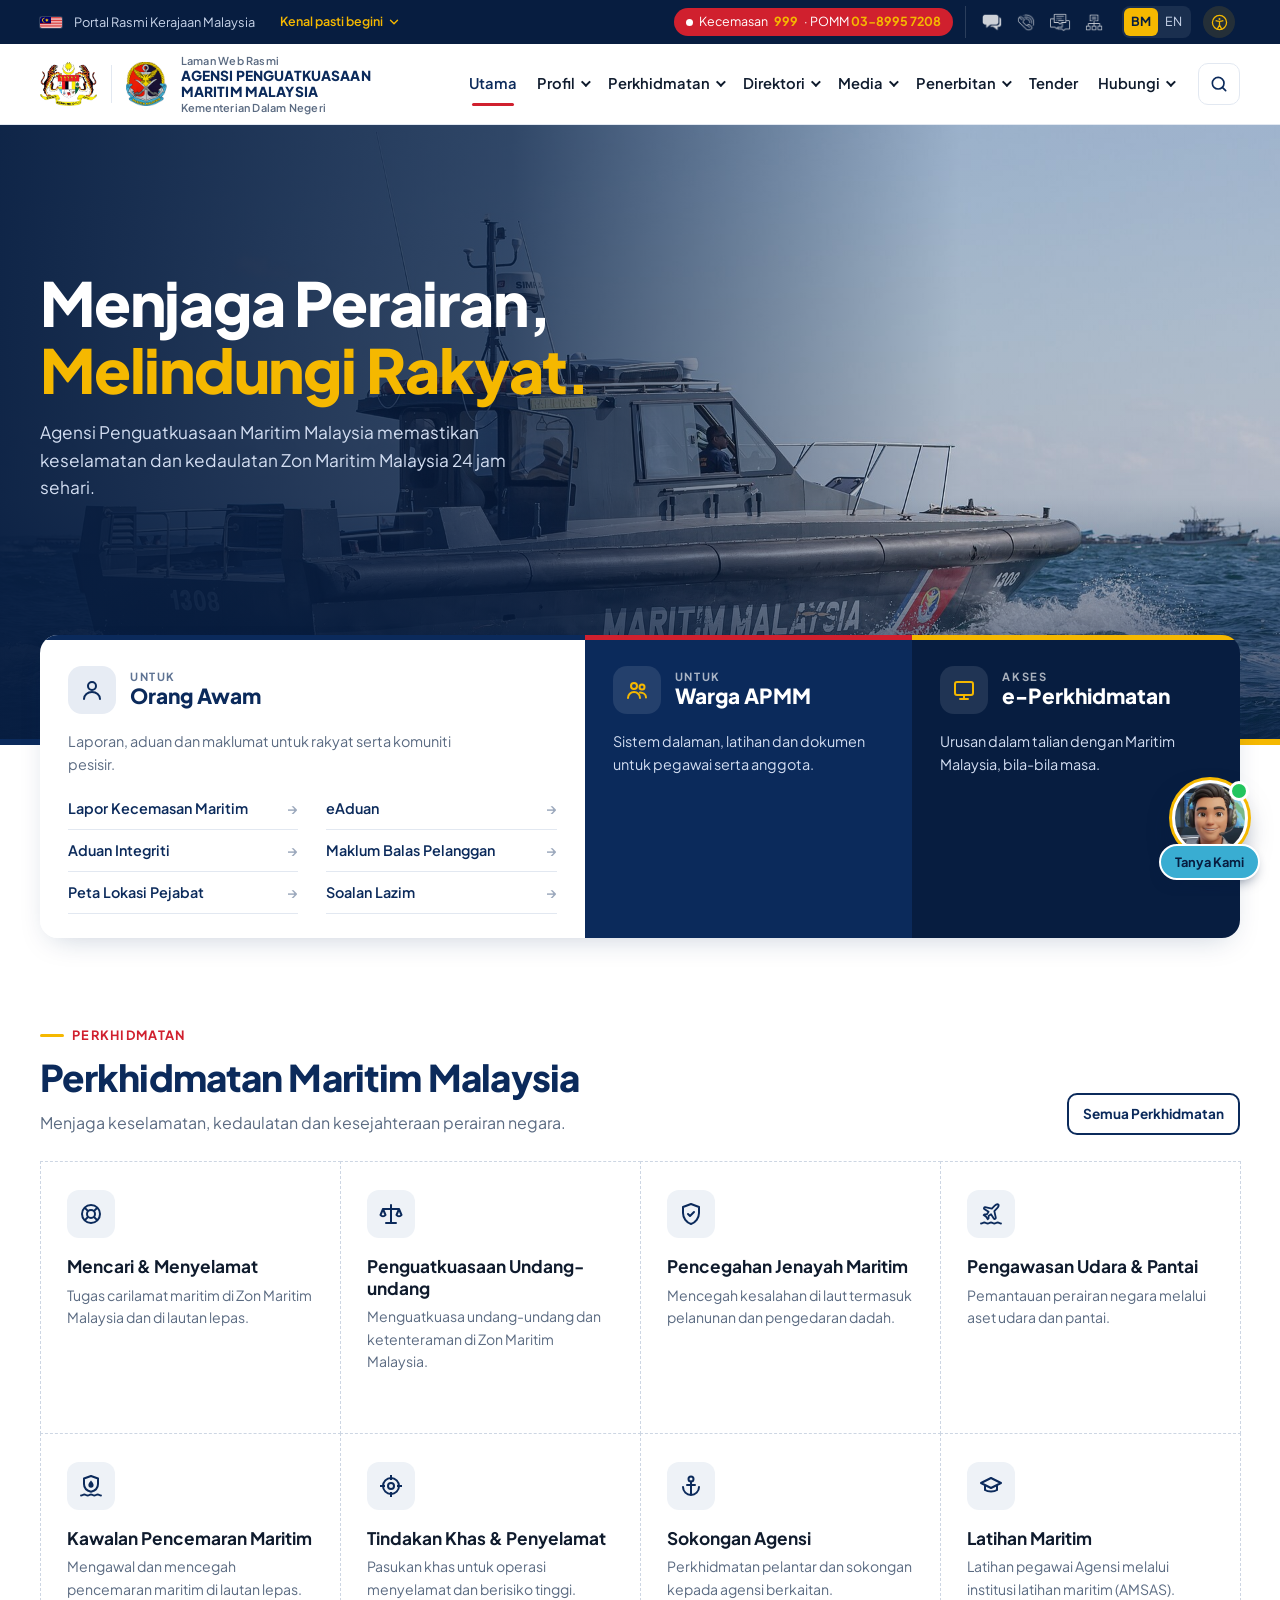
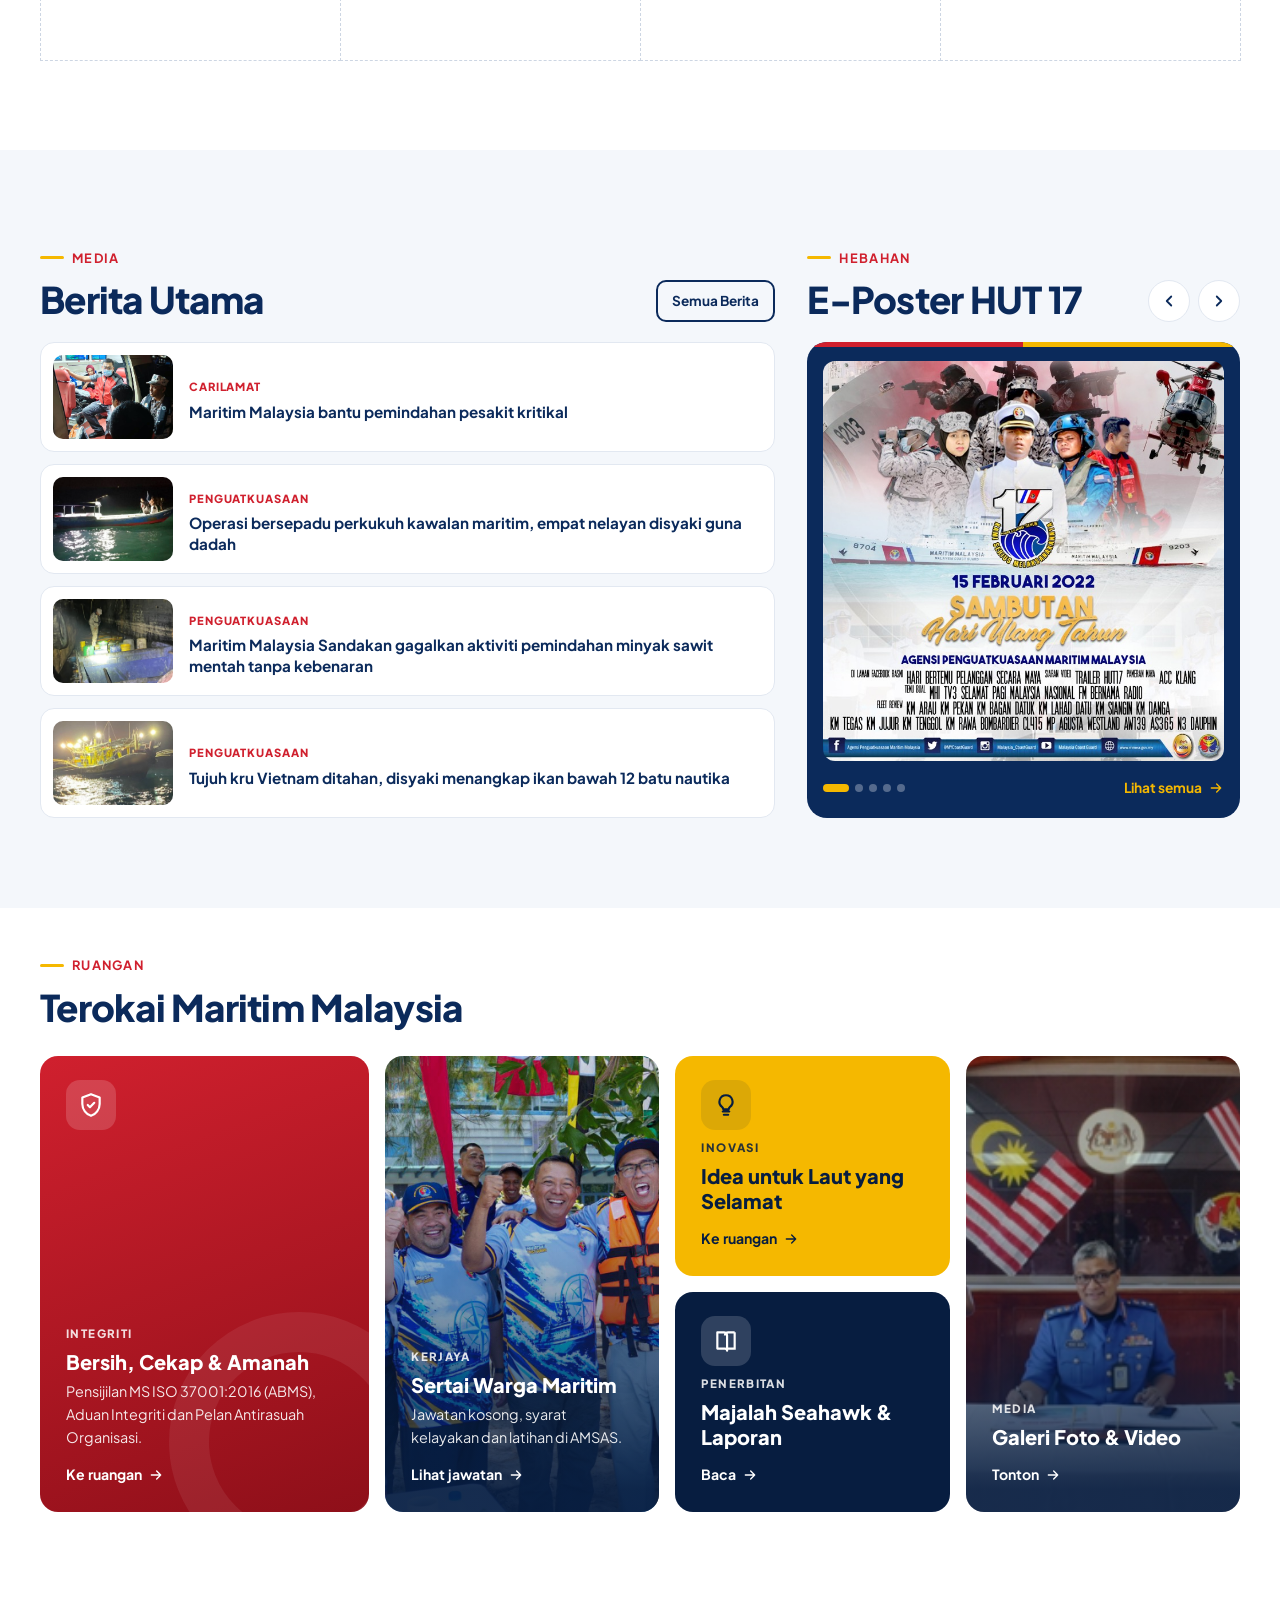
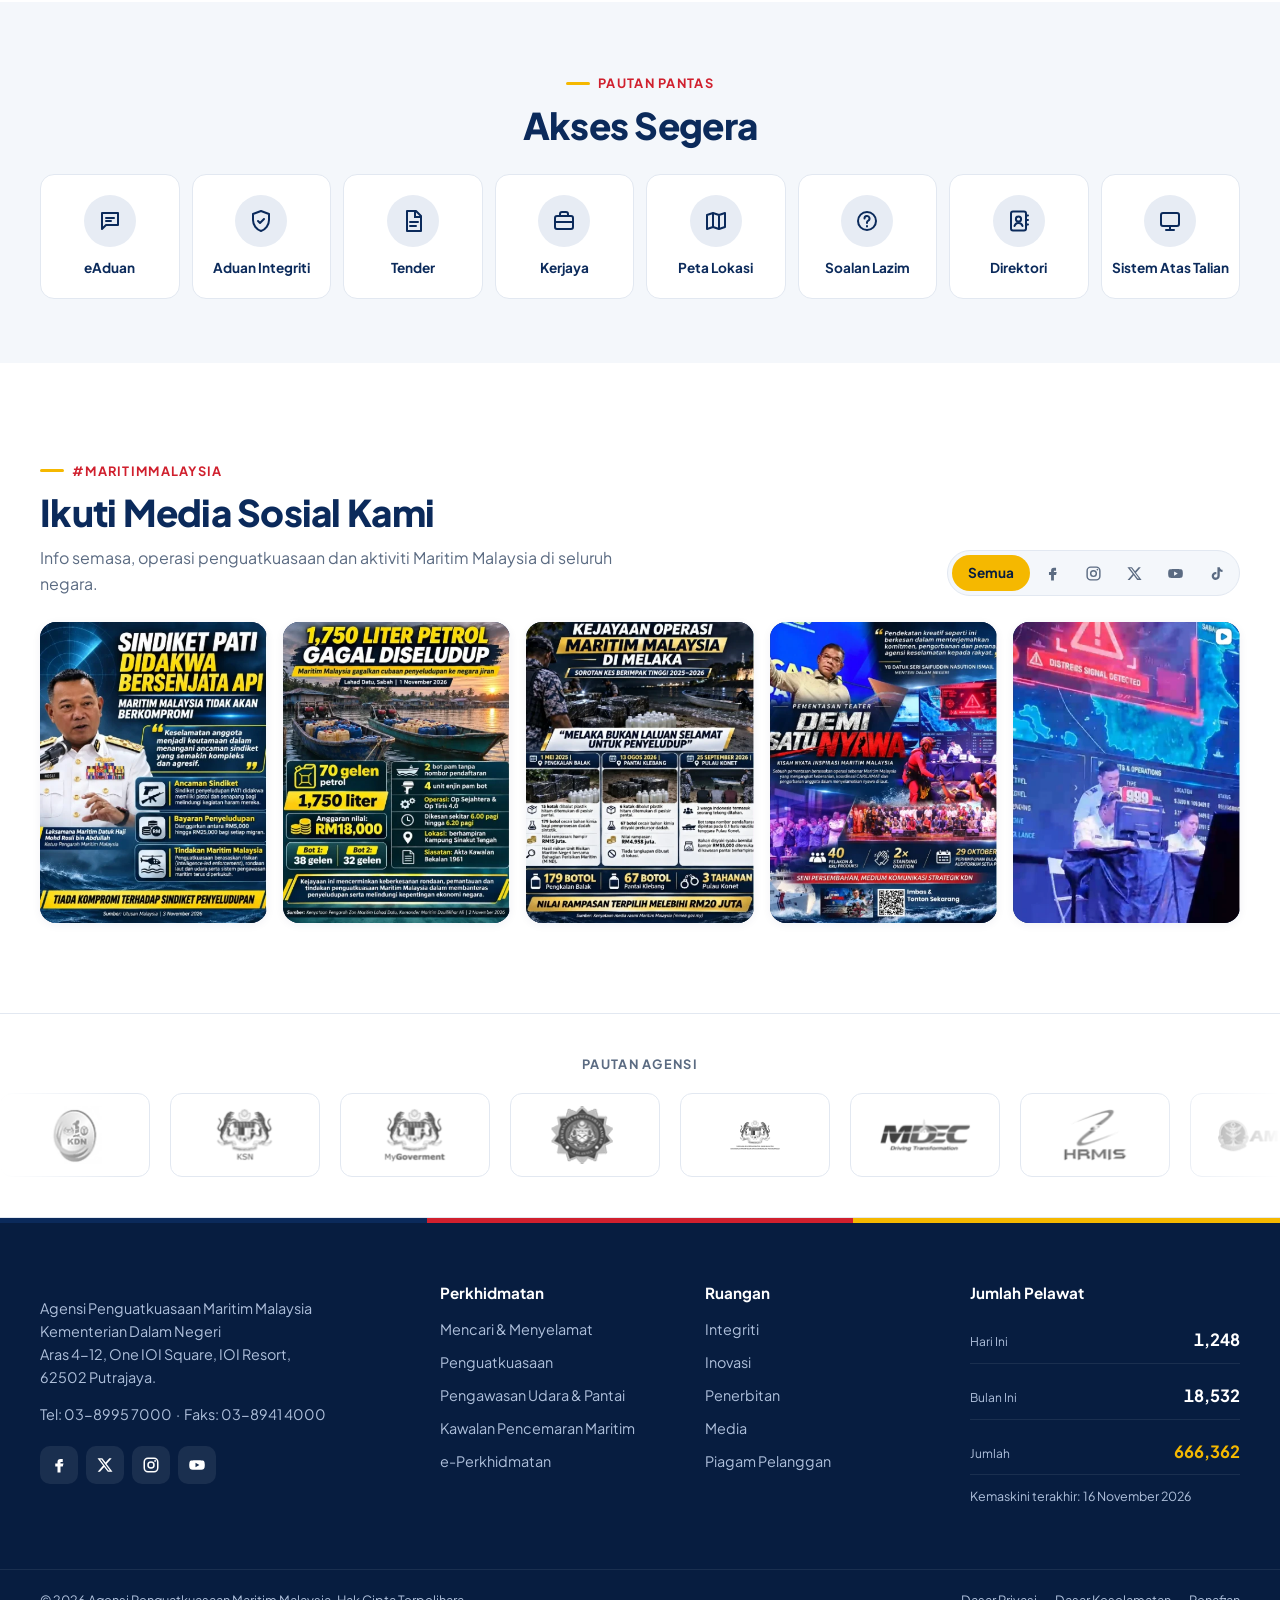
<file: index.html>
<!DOCTYPE html>
<html lang="ms">
<head>
  <meta charset="UTF-8">
  <meta name="viewport" content="width=device-width, initial-scale=1.0">
  <title>Maritim Malaysia – Laman Utama (Konsep 2.2)</title>
  <meta name="description" content="Portal Rasmi Agensi Penguatkuasaan Maritim Malaysia.">
  <link rel="preconnect" href="https://fonts.googleapis.com">
  <link rel="preconnect" href="https://fonts.gstatic.com" crossorigin>
  <link href="https://fonts.googleapis.com/css2?family=Plus+Jakarta+Sans:wght@400;500;600;700;800&display=swap" rel="stylesheet">
  <!-- style.css = asas (warna, butang, menu, footer); style-v2.css = seksyen konsep 2 -->
  <link rel="stylesheet" href="assets/css/style.css">
  <link rel="stylesheet" href="assets/css/style-v2.css">
  <link rel="stylesheet" href="assets/css/style-v2-1.css">
  <link rel="stylesheet" href="assets/css/style-v2-2.css">
  <link rel="stylesheet" href="assets/css/chatbot.css">
</head>
<body class="v2 v2-1 v2-2">

<!-- ============ IKON (SVG SPRITE) ============ -->
<svg width="0" height="0" style="position:absolute" aria-hidden="true">
  <defs>
    <symbol id="i-phone" viewBox="0 0 24 24"><path fill="currentColor" d="M6.6 10.8a15.1 15.1 0 0 0 6.6 6.6l2.2-2.2a1 1 0 0 1 1-.25 11.4 11.4 0 0 0 3.6.57 1 1 0 0 1 1 1V20a1 1 0 0 1-1 1A17 17 0 0 1 3 4a1 1 0 0 1 1-1h3.5a1 1 0 0 1 1 1c0 1.25.2 2.45.57 3.57a1 1 0 0 1-.25 1z"/></symbol>
    <symbol id="i-search" viewBox="0 0 24 24"><circle cx="11" cy="11" r="7" fill="none" stroke="currentColor" stroke-width="2"/><path d="m20 20-4-4" stroke="currentColor" stroke-width="2" stroke-linecap="round"/></symbol>
    <symbol id="i-alert" viewBox="0 0 24 24"><path d="M12 3 2 21h20zM12 10v4m0 3v.5" fill="none" stroke="currentColor" stroke-width="2" stroke-linecap="round" stroke-linejoin="round"/></symbol>
    <symbol id="i-chat" viewBox="0 0 24 24"><path d="M4 4h16v12H8l-4 4z" fill="none" stroke="currentColor" stroke-width="2" stroke-linejoin="round"/><path d="M8 9h8M8 12h5" stroke="currentColor" stroke-width="2" stroke-linecap="round"/></symbol>
    <symbol id="i-shield" viewBox="0 0 24 24"><path d="M12 2 4 5v6c0 5 3.5 9.5 8 11 4.5-1.5 8-6 8-11V5z" fill="none" stroke="currentColor" stroke-width="2" stroke-linejoin="round"/><path d="m9 12 2 2 4-4" fill="none" stroke="currentColor" stroke-width="2" stroke-linecap="round" stroke-linejoin="round"/></symbol>
    <symbol id="i-star" viewBox="0 0 24 24"><path d="m12 3 2.7 5.6 6.1.8-4.5 4.3 1.1 6.1L12 17l-5.4 2.8 1.1-6.1L3.2 9.4l6.1-.8z" fill="none" stroke="currentColor" stroke-width="2" stroke-linejoin="round"/></symbol>
    <symbol id="i-pin" viewBox="0 0 24 24"><path d="M12 22s7-6.5 7-12a7 7 0 0 0-14 0c0 5.5 7 12 7 12z" fill="none" stroke="currentColor" stroke-width="2"/><circle cx="12" cy="10" r="2.5" fill="none" stroke="currentColor" stroke-width="2"/></symbol>
    <symbol id="i-help" viewBox="0 0 24 24"><circle cx="12" cy="12" r="9" fill="none" stroke="currentColor" stroke-width="2"/><path d="M9.5 9.5a2.5 2.5 0 1 1 3.5 2.3c-.6.3-1 .9-1 1.6V14m0 3v.5" fill="none" stroke="currentColor" stroke-width="2" stroke-linecap="round"/></symbol>
    <symbol id="i-mail" viewBox="0 0 24 24"><rect x="3" y="5" width="18" height="14" rx="2" fill="none" stroke="currentColor" stroke-width="2"/><path d="m3 7 9 6 9-6" fill="none" stroke="currentColor" stroke-width="2"/></symbol>
    <symbol id="i-user" viewBox="0 0 24 24"><circle cx="12" cy="8" r="4" fill="none" stroke="currentColor" stroke-width="2"/><path d="M4 21c0-4 3.6-7 8-7s8 3 8 7" fill="none" stroke="currentColor" stroke-width="2" stroke-linecap="round"/></symbol>
    <symbol id="i-users" viewBox="0 0 24 24"><circle cx="9" cy="8" r="3" fill="none" stroke="currentColor" stroke-width="2"/><circle cx="17" cy="9" r="2.5" fill="none" stroke="currentColor" stroke-width="2"/><path d="M3 20c0-3.3 2.7-6 6-6s6 2.7 6 6M15 14.5c3 0 6 1.8 6 5" fill="none" stroke="currentColor" stroke-width="2" stroke-linecap="round"/></symbol>
    <symbol id="i-monitor" viewBox="0 0 24 24"><rect x="3" y="4" width="18" height="13" rx="2" fill="none" stroke="currentColor" stroke-width="2"/><path d="M8 21h8M12 17v4" stroke="currentColor" stroke-width="2" stroke-linecap="round"/></symbol>
    <symbol id="i-mobile" viewBox="0 0 24 24"><rect x="6" y="2" width="12" height="20" rx="2" fill="none" stroke="currentColor" stroke-width="2"/><path d="M11 18h2" stroke="currentColor" stroke-width="2" stroke-linecap="round"/></symbol>
    <symbol id="i-brief" viewBox="0 0 24 24"><rect x="3" y="7" width="18" height="13" rx="2" fill="none" stroke="currentColor" stroke-width="2"/><path d="M8 7V5a2 2 0 0 1 2-2h4a2 2 0 0 1 2 2v2M3 13h18" fill="none" stroke="currentColor" stroke-width="2"/></symbol>
    <symbol id="i-doc" viewBox="0 0 24 24"><path d="M6 2h9l5 5v15H6z" fill="none" stroke="currentColor" stroke-width="2" stroke-linejoin="round"/><path d="M14 2v6h6M9 13h8M9 17h6" fill="none" stroke="currentColor" stroke-width="2" stroke-linecap="round"/></symbol>
    <symbol id="i-book" viewBox="0 0 24 24"><path d="M4 4h6a3 3 0 0 1 3 3v14a2 2 0 0 0-2-2H4zM20 4h-6a3 3 0 0 0-3 3" fill="none" stroke="currentColor" stroke-width="2" stroke-linejoin="round"/><path d="M20 4v15h-7" fill="none" stroke="currentColor" stroke-width="2"/></symbol>
    <symbol id="i-bulb" viewBox="0 0 24 24"><path d="M9 18h6M10 21h4M12 3a6 6 0 0 0-3.5 10.9c.6.5 1 1.2 1 2.1h5c0-.9.4-1.6 1-2.1A6 6 0 0 0 12 3z" fill="none" stroke="currentColor" stroke-width="2" stroke-linejoin="round" stroke-linecap="round"/></symbol>
    <symbol id="i-camera" viewBox="0 0 24 24"><path d="M4 7h3l2-3h6l2 3h3v13H4z" fill="none" stroke="currentColor" stroke-width="2" stroke-linejoin="round"/><circle cx="12" cy="13" r="3.5" fill="none" stroke="currentColor" stroke-width="2"/></symbol>
    <symbol id="i-cap" viewBox="0 0 24 24"><path d="m2 9 10-5 10 5-10 5z" fill="none" stroke="currentColor" stroke-width="2" stroke-linejoin="round"/><path d="M6 11v5c3 2 9 2 12 0v-5" fill="none" stroke="currentColor" stroke-width="2"/></symbol>
    <symbol id="i-lock" viewBox="0 0 24 24"><rect x="4" y="10" width="16" height="11" rx="2" fill="none" stroke="currentColor" stroke-width="2"/><path d="M8 10V7a4 4 0 0 1 8 0v3" fill="none" stroke="currentColor" stroke-width="2"/></symbol>
    <symbol id="i-tender" viewBox="0 0 24 24"><path d="M4 21V8l8-5 8 5v13zM9 21v-6h6v6" fill="none" stroke="currentColor" stroke-width="2" stroke-linejoin="round"/></symbol>
    <symbol id="i-map" viewBox="0 0 24 24"><path d="M9 4 3 6v14l6-2 6 2 6-2V4l-6 2zM9 4v14M15 6v14" fill="none" stroke="currentColor" stroke-width="2" stroke-linejoin="round"/></symbol>
    <symbol id="i-grid" viewBox="0 0 24 24"><rect x="3" y="3" width="7" height="7" rx="1.5" fill="none" stroke="currentColor" stroke-width="2"/><rect x="14" y="3" width="7" height="7" rx="1.5" fill="none" stroke="currentColor" stroke-width="2"/><rect x="3" y="14" width="7" height="7" rx="1.5" fill="none" stroke="currentColor" stroke-width="2"/><rect x="14" y="14" width="7" height="7" rx="1.5" fill="none" stroke="currentColor" stroke-width="2"/></symbol>
    <symbol id="i-arrow" viewBox="0 0 24 24"><path d="M5 12h14m-6-6 6 6-6 6" fill="none" stroke="currentColor" stroke-width="2" stroke-linecap="round" stroke-linejoin="round"/></symbol>
    <symbol id="i-left" viewBox="0 0 24 24"><path d="m15 6-6 6 6 6" fill="none" stroke="currentColor" stroke-width="2.4" stroke-linecap="round" stroke-linejoin="round"/></symbol>
    <symbol id="i-right" viewBox="0 0 24 24"><path d="m9 6 6 6-6 6" fill="none" stroke="currentColor" stroke-width="2.4" stroke-linecap="round" stroke-linejoin="round"/></symbol>
    <symbol id="i-lifebuoy" viewBox="0 0 24 24"><circle cx="12" cy="12" r="9" fill="none" stroke="currentColor" stroke-width="2"/><circle cx="12" cy="12" r="4" fill="none" stroke="currentColor" stroke-width="2"/><path d="m5.6 5.6 3.6 3.6m5.6 5.6 3.6 3.6m0-12.8-3.6 3.6m-5.6 5.6-3.6 3.6" stroke="currentColor" stroke-width="2"/></symbol>
    <symbol id="i-scale" viewBox="0 0 24 24"><path d="M12 3v18M7 21h10M4 7h16M4 7l-2.5 6a3 3 0 0 0 5 0zM20 7l-2.5 6a3 3 0 0 0 5 0z" fill="none" stroke="currentColor" stroke-width="2" stroke-linejoin="round" stroke-linecap="round"/></symbol>
    <symbol id="i-radar" viewBox="0 0 24 24"><circle cx="12" cy="12" r="9" fill="none" stroke="currentColor" stroke-width="2"/><circle cx="12" cy="12" r="5" fill="none" stroke="currentColor" stroke-width="2"/><path d="M12 12 19 5" stroke="currentColor" stroke-width="2" stroke-linecap="round"/><circle cx="12" cy="12" r="1.5" fill="currentColor"/></symbol>
    <symbol id="i-drop" viewBox="0 0 24 24"><path d="M12 3s6 6.5 6 11a6 6 0 0 1-12 0c0-4.5 6-11 6-11z" fill="none" stroke="currentColor" stroke-width="2" stroke-linejoin="round"/><path d="M3 21c2 0 2-1 4.5-1S10 21 12 21s2-1 4.5-1 2.5 1 4.5 1" fill="none" stroke="currentColor" stroke-width="2" stroke-linecap="round"/></symbol>
    <symbol id="i-target" viewBox="0 0 24 24"><circle cx="12" cy="12" r="8" fill="none" stroke="currentColor" stroke-width="2"/><circle cx="12" cy="12" r="3" fill="none" stroke="currentColor" stroke-width="2"/><path d="M12 1v5M12 18v5M1 12h5M18 12h5" stroke="currentColor" stroke-width="2"/></symbol>
    <symbol id="i-anchor" viewBox="0 0 24 24"><circle cx="12" cy="5" r="2.5" fill="none" stroke="currentColor" stroke-width="2"/><path d="M12 7.5V21M8 11h8M4 13a8 8 0 0 0 16 0" fill="none" stroke="currentColor" stroke-width="2" stroke-linecap="round"/></symbol>
    <symbol id="i-phone-line" viewBox="0 0 24 24"><path d="M5 4h4l2 5-2.5 1.5a11 11 0 0 0 5 5L15 13l5 2v4a2 2 0 0 1-2 2A16 16 0 0 1 3 6a2 2 0 0 1 2-2" fill="none" stroke="currentColor" stroke-width="2" stroke-linejoin="round"/></symbol>
    <symbol id="i-sitemap" viewBox="0 0 24 24"><rect x="9" y="3" width="6" height="5" rx="1" fill="none" stroke="currentColor" stroke-width="2"/><rect x="3" y="16" width="6" height="5" rx="1" fill="none" stroke="currentColor" stroke-width="2"/><rect x="15" y="16" width="6" height="5" rx="1" fill="none" stroke="currentColor" stroke-width="2"/><path d="M12 8v4M6 16v-4h12v4" fill="none" stroke="currentColor" stroke-width="2"/></symbol>
    <symbol id="s-facebook" viewBox="0 0 24 24"><path fill="currentColor" d="M14 8h3V4h-3c-2.8 0-4 1.7-4 4v2H7v4h3v8h4v-8h3l1-4h-4V8.5c0-.3.2-.5.5-.5z"/></symbol>
    <symbol id="s-instagram" viewBox="0 0 24 24"><rect x="3" y="3" width="18" height="18" rx="5" fill="none" stroke="currentColor" stroke-width="2"/><circle cx="12" cy="12" r="4" fill="none" stroke="currentColor" stroke-width="2"/><circle cx="17.5" cy="6.5" r="1.2" fill="currentColor"/></symbol>
    <symbol id="s-x" viewBox="0 0 24 24"><path fill="currentColor" d="M17.8 3h3.1l-6.8 7.8L22 21h-6.2l-4.9-6.4L5.3 21H2.2l7.3-8.3L2 3h6.4l4.4 5.8zm-1.1 16.2h1.7L7.4 4.7H5.5z"/></symbol>
    <symbol id="s-youtube" viewBox="0 0 24 24"><path fill="currentColor" d="M22 8.2a3 3 0 0 0-2.1-2.1C18 5.6 12 5.6 12 5.6s-6 0-7.9.5A3 3 0 0 0 2 8.2 31 31 0 0 0 1.6 12 31 31 0 0 0 2 15.8a3 3 0 0 0 2.1 2.1c1.9.5 7.9.5 7.9.5s6 0 7.9-.5a3 3 0 0 0 2.1-2.1 31 31 0 0 0 .4-3.8 31 31 0 0 0-.4-3.8zM10 15V9l5.2 3z"/></symbol>
    <symbol id="s-tiktok" viewBox="0 0 24 24"><path fill="currentColor" d="M16.6 3c.4 2.1 1.7 3.6 3.9 3.8v3.2c-1.4.1-2.7-.3-3.9-1.1v6.3c0 3.6-2.6 5.8-5.8 5.8-3.3 0-5.6-2.5-5.6-5.6 0-3.4 2.9-6 6.6-5.5v3.3c-1.6-.4-3.3.6-3.3 2.3 0 1.3 1 2.3 2.3 2.3 1.4 0 2.5-1 2.5-2.7V3z"/></symbol>
    <symbol id="i-plane-sea" viewBox="0 0 24 24"><g transform="translate(2.2 0) scale(.82)"><path d="M17.8 19.2 16 11l3.5-3.5C21 6 21.5 4 21 3c-1-.5-3 0-4.5 1.5L13 8 4.8 6.2c-.5-.1-.9.1-1.1.5l-.3.5c-.2.5-.1 1 .3 1.3L9 12l-2 3H4l-1 1 3 2 2 3 1-1v-3l3-2 3.5 5.3c.3.4.8.5 1.3.3l.5-.2c.4-.3.6-.7.5-1.2z" fill="none" stroke="currentColor" stroke-width="2.2" stroke-linejoin="round"/></g><path d="M2 21.5c1.7 0 1.7-1 3.3-1s1.7 1 3.4 1 1.6-1 3.3-1 1.7 1 3.3 1 1.7-1 3.4-1 1.6 1 3.3 1" fill="none" stroke="currentColor" stroke-width="1.8" stroke-linecap="round"/></symbol>
    <symbol id="i-sea-shield" viewBox="0 0 24 24"><path d="M12 2 5 4.5V10c0 3.6 2.6 6.6 7 7.8 4.4-1.2 7-4.2 7-7.8V4.5z" fill="none" stroke="currentColor" stroke-width="2" stroke-linejoin="round"/><path d="M12 6.5s2.6 2.7 2.6 4.6a2.6 2.6 0 0 1-5.2 0c0-1.9 2.6-4.6 2.6-4.6z" fill="currentColor"/><path d="M2 21.5c1.7 0 1.7-1 3.3-1s1.7 1 3.4 1 1.6-1 3.3-1 1.7 1 3.3 1 1.7-1 3.4-1 1.6 1 3.3 1" fill="none" stroke="currentColor" stroke-width="1.8" stroke-linecap="round"/></symbol>
    <symbol id="i-directory" viewBox="0 0 24 24"><rect x="4" y="2.5" width="15" height="19" rx="2" fill="none" stroke="currentColor" stroke-width="2"/><circle cx="11.5" cy="10" r="2.6" fill="none" stroke="currentColor" stroke-width="2"/><path d="M7.5 17c.6-2 2.2-3 4-3s3.4 1 4 3M19 6.5h2M19 11h2M19 15.5h2" fill="none" stroke="currentColor" stroke-width="2" stroke-linecap="round"/></symbol>
  </defs>
</svg>

<div id="a11y-root">

<!-- ============ BAR ATAS + TALIAN KECEMASAN ============ -->
<div class="topbar">
  <div class="container topbar__inner">
    <div class="topbar__left">
      <img class="flag-img" src="assets/img/flag-my.svg" alt="" aria-hidden="true">
      <span class="gov-label">Portal Rasmi Kerajaan Malaysia</span>
      <button type="button" class="gov-toggle" id="govToggle" aria-expanded="false" aria-controls="govInfo">
        <span class="gov-toggle__long">Kenal pasti begini</span><span class="gov-toggle__short">Kenal pasti</span>
        <svg class="gov-toggle__chev" viewBox="0 0 24 24" aria-hidden="true"><path d="m6 9 6 6 6-6" fill="none" stroke="currentColor" stroke-width="2.4" stroke-linecap="round" stroke-linejoin="round"/></svg>
      </button>
    </div>
    <div class="topbar__right">
      <a href="#" class="sos-pill">
        <span class="sos-pill__dot" aria-hidden="true"></span>
        Kecemasan <strong>999</strong>
        <span class="sos-pill__extra">· POMM <strong>03-8995 7208</strong></span>
      </a>
      <!-- Ikon pautan pantas (tooltip muncul bila dihalakan) -->
      <nav class="tb-icons" aria-label="Pautan utiliti">
        <a href="#" class="tb-icon tb-icon--img" data-tip="Soalan Lazim" aria-label="Soalan Lazim" data-chat-open><img src="assets/img/ikon/soalan-lazim.png" alt=""></a>
        <a href="#" class="tb-icon tb-icon--img" data-tip="Hubungi" aria-label="Hubungi"><img src="assets/img/ikon/hubungi.png" alt=""></a>
        <a href="#" class="tb-icon tb-icon--img" data-tip="Maklum Balas" aria-label="Maklum Balas"><img src="assets/img/ikon/maklumbalas.png" alt=""></a>
        <a href="#" class="tb-icon tb-icon--img" data-tip="Peta Laman" aria-label="Peta Laman"><img src="assets/img/ikon/peta-laman.png" alt=""></a>
      </nav>
      <div class="lang">
        <a href="#" class="is-active">BM</a>
        <a href="#">EN</a>
      </div>
      <!-- Butang panel kebolehcapaian (accessibility/a11y.js) -->
      <button type="button" class="tb-icon tb-a11y" data-a11y-open data-tip="Alat Kebolehcapaian" aria-label="Alat Kebolehcapaian">
        <svg viewBox="0 0 24 24" fill="none" stroke="currentColor" stroke-width="1.8"><circle cx="12" cy="12" r="10"/><circle cx="12" cy="7.2" r="1.4" fill="currentColor" stroke="none"/><path d="M6.5 9.5c3.6 1.2 7.4 1.2 11 0M12 9.5v9M9 21l3-5.5 3 5.5"/></svg>
      </button>
    </div>
  </div>
  <!-- Panel "Kenal pasti begini": cara mengenal pasti portal rasmi kerajaan -->
  <div class="gov-info" id="govInfo" hidden>
    <div class="container gov-info__grid">
      <div class="gov-info__item">
        <span class="gov-info__ic"><svg viewBox="0 0 24 24" aria-hidden="true"><path d="M3 21h18M5 21V10M19 21V10M9 21V10M15 21V10M2 10l10-6 10 6z" fill="none" stroke="currentColor" stroke-width="1.8" stroke-linejoin="round" stroke-linecap="round"/></svg></span>
        <div>
          <p class="gov-info__title">Pautan portal rasmi berakhir dengan .gov.my</p>
          <p>Sekiranya anda melihat pautan selain <strong>.gov.my</strong>, segera tutup halaman tersebut walaupun ia menyerupai portal rasmi.</p>
        </div>
      </div>
      <div class="gov-info__item">
        <span class="gov-info__ic"><svg viewBox="0 0 24 24" aria-hidden="true"><rect x="5" y="11" width="14" height="10" rx="2" fill="none" stroke="currentColor" stroke-width="1.8"/><path d="M8 11V8a4 4 0 0 1 8 0v3" fill="none" stroke="currentColor" stroke-width="1.8"/><circle cx="12" cy="16" r="1.4" fill="currentColor"/></svg></span>
        <div>
          <p class="gov-info__title">Portal yang selamat menggunakan HTTPS</p>
          <p>Periksa ikon kunci mangga atau <strong>https://</strong> di hadapan pautan. Sekiranya tiada, tinggalkan laman sesawang tersebut serta-merta.</p>
        </div>
      </div>
    </div>
  </div>
</div>

<!-- ============ HEADER & MENU ============ -->
<header class="header" id="header">
  <div class="container header__inner">
    <a href="#" class="brand brand--jata">
      <!-- Jata Negara + lambang Maritim Malaysia -->
      <img class="brand__jata" src="assets/img/jata.png" alt="Jata Negara">
      <span class="brand__divider" aria-hidden="true"></span>
      <!-- Bekas memotong ruang kosong lutsinar di sekeliling lambang supaya jarak garisan seimbang -->
      <span class="brand__crestbox"><img src="assets/img/logo-mobile.png" alt="Lambang Maritim Malaysia"></span>
      <span class="brand__text brand__text--official">
        <small class="brand__pre">Laman Web Rasmi</small>
        <strong>Agensi Penguatkuasaan Maritim Malaysia</strong>
        <small class="brand__post">Kementerian Dalam Negeri</small>
      </span>
    </a>

    <nav class="nav" id="nav" aria-label="Menu utama">
      <div class="nav__head">
        <strong>Menu</strong>
        <button type="button" class="nav__close" id="navClose" aria-label="Tutup menu">&times;</button>
      </div>
      <ul class="menu">
        <li class="menu__item"><a href="#" class="menu__link is-current">Utama</a></li>

        <li class="menu__item has-sub">
          <a href="#" class="menu__link">Profil <i class="caret"></i></a>
          <ul class="submenu">
            <li><a href="#">Perutusan Ketua Pengarah</a></li>
            <li><a href="#">Latar Belakang APMM</a></li>
            <li><a href="visi-misi.html">Visi &amp; Misi</a></li>
            <li><a href="#">Fungsi</a></li>
            <li><a href="#">Misi Perkhidmatan Pelanggan</a></li>
            <li><a href="#">Carta Organisasi</a></li>
            <li><a href="#">Logo &amp; Reka Bentuk</a></li>
            <li><a href="#">Piagam Pelanggan</a></li>
            <li><a href="#">Ketua Pegawai Maklumat</a></li>
          </ul>
        </li>

        <!-- MEGA MENU PERKHIDMATAN -->
        <li class="menu__item has-sub has-mega">
          <a href="#" class="menu__link">Perkhidmatan <i class="caret"></i></a>
          <div class="submenu mega">
            <div class="mega__col">
              <h6>Keselamatan di Laut</h6>
              <ul>
                <li><a href="#">Mencari &amp; Menyelamat</a></li>
                <li><a href="#">Kawalan Pencemaran Maritim</a></li>
                <li><a href="#">Tindakan Khas &amp; Penyelamat</a></li>
              </ul>
            </div>
            <div class="mega__col">
              <h6>Penguatkuasaan</h6>
              <ul>
                <li><a href="#">Penguatkuasaan Undang-undang</a></li>
                <li><a href="#">Pengawasan Udara &amp; Pantai</a></li>
                <li><a href="#">Pencegahan Jenayah Maritim</a></li>
              </ul>
            </div>
            <div class="mega__col">
              <h6>e-Perkhidmatan</h6>
              <ul>
                <li><a href="#">Sistem Atas Talian</a></li>
                <li><a href="#">eAduan</a></li>
                <li><a href="#">Aplikasi Mudah Alih</a></li>
                <li><a href="#">Tender &amp; Sebut Harga</a></li>
              </ul>
            </div>
            <div class="mega__col mega__col--promo mega__col--photo">
              <span class="badge badge--red">24 Jam</span>
              <h5>Pusat Operasi Maritim</h5>
              <p>03-8995 7208 · 019-261 1833</p>
              <a href="#" class="btn btn--yellow btn--sm">Kecemasan 999</a>
            </div>
          </div>
        </li>

        <li class="menu__item has-sub">
          <a href="#" class="menu__link">Direktori <i class="caret"></i></a>
          <ul class="submenu submenu--2col">
            <li><a href="#">Ibu Pejabat</a></li>
            <li><a href="#">Maritim Negeri Kedah/Perlis</a></li>
            <li><a href="#">Maritim Negeri Pulau Pinang</a></li>
            <li><a href="#">Maritim Negeri Perak</a></li>
            <li><a href="#">Maritim Negeri Selangor</a></li>
            <li><a href="#">Maritim Negeri Melaka &amp; N. Sembilan</a></li>
            <li><a href="#">Maritim Negeri Johor</a></li>
            <li><a href="#">Maritim Negeri Pahang</a></li>
            <li><a href="#">Maritim Negeri Terengganu</a></li>
            <li><a href="#">Maritim Negeri Kelantan</a></li>
            <li><a href="#">Maritim Negeri Sabah</a></li>
            <li><a href="#">Maritim Negeri Sarawak</a></li>
          </ul>
        </li>

        <li class="menu__item has-sub">
          <a href="#" class="menu__link">Media <i class="caret"></i></a>
          <ul class="submenu">
            <li><a href="#">Berita Utama</a></li>
            <li><a href="#">Siaran Media</a></li>
            <li><a href="#">Aktiviti APMM</a></li>
            <li><a href="#">Galeri Foto</a></li>
            <li><a href="#">Galeri Video</a></li>
          </ul>
        </li>

        <li class="menu__item has-sub">
          <a href="#" class="menu__link">Penerbitan <i class="caret"></i></a>
          <ul class="submenu">
            <li><a href="#">Majalah Seahawk</a></li>
            <li><a href="#">Laporan Tahunan</a></li>
            <li><a href="#">Pelan Strategik</a></li>
            <li><a href="#">e-Poster &amp; Infografik</a></li>
          </ul>
        </li>

        <li class="menu__item"><a href="#" class="menu__link">Tender</a></li>

        <li class="menu__item has-sub">
          <a href="#" class="menu__link">Hubungi <i class="caret"></i></a>
          <ul class="submenu submenu--right">
            <li><a href="#">Alamat | Telefon | Faks</a></li>
            <li><a href="#">Peta Lokasi Maritim Malaysia</a></li>
            <li><a href="#">eAduan</a></li>
            <li><a href="#">Maklum Balas Pelanggan</a></li>
            <li><a href="#">Soalan Lazim</a></li>
          </ul>
        </li>
      </ul>
    </nav>

    <div class="header__actions">
      <button type="button" class="icon-btn" aria-label="Carian"><svg width="20" height="20"><use href="#i-search"/></svg></button>
      <button type="button" class="icon-btn burger" id="navOpen" aria-label="Buka menu"><span></span><span></span><span></span></button>
    </div>
  </div>
</header>
<div class="overlay" id="overlay"></div>

<main>
<!-- ============ BANNER FOTO ============ -->
<!-- Foto: "Semporna Sabah Ship-Halilintar-8-01" oleh CEphoto, Uwe Aranas (CC BY-SA 3.0, Wikimedia Commons). Tukar dengan foto rasmi APMM. -->
<section class="banner">
  <div class="banner__media" aria-hidden="true" data-a11y-bg></div>
  <div class="container banner__inner">
    <h1>Menjaga Perairan,<br><span class="hl">Melindungi Rakyat.</span></h1>
    <p>Agensi Penguatkuasaan Maritim Malaysia memastikan keselamatan dan kedaulatan Zon Maritim Malaysia 24 jam sehari.</p>
  </div>
</section>

<!-- ============ AKSES IKUT PENGGUNA (PERSONALISASI) ============ -->
<!-- Panel yang dibuka akan diingati untuk lawatan seterusnya -->
<section class="audience" aria-label="Akses mengikut pengguna">
  <div class="container">
    <div class="aud" id="aud">

      <article class="aud__panel aud--awam is-open" data-aud="awam">
        <button type="button" class="aud__head" aria-expanded="true">
          <span class="aud__ic"><svg><use href="#i-user"/></svg></span>
          <span class="aud__title"><small>Untuk</small>Orang Awam</span>
          <span class="aud__plus" aria-hidden="true"></span>
        </button>
        <div class="aud__body">
          <p>Laporan, aduan dan maklumat untuk rakyat serta komuniti pesisir.</p>
          <ul class="aud__links">
            <li><a href="#">Lapor Kecemasan Maritim</a></li>
            <li><a href="#">eAduan</a></li>
            <li><a href="#">Aduan Integriti</a></li>
            <li><a href="#">Maklum Balas Pelanggan</a></li>
            <li><a href="#">Peta Lokasi Pejabat</a></li>
            <li><a href="#">Soalan Lazim</a></li>
          </ul>
        </div>
      </article>

      <article class="aud__panel aud--warga" data-aud="warga">
        <button type="button" class="aud__head" aria-expanded="false">
          <span class="aud__ic"><svg><use href="#i-users"/></svg></span>
          <span class="aud__title"><small>Untuk</small>Warga APMM</span>
          <span class="aud__plus" aria-hidden="true"></span>
        </button>
        <div class="aud__body">
          <p>Sistem dalaman, latihan dan dokumen untuk pegawai serta anggota.</p>
          <ul class="aud__links">
            <li><a href="#">Portal Warga</a></li>
            <li><a href="#">Webmail</a></li>
            <li><a href="#">HRMIS</a></li>
            <li><a href="#">Latihan AMSAS</a></li>
            <li><a href="#">Majalah Seahawk</a></li>
            <li><a href="#">Pekeliling &amp; Arahan</a></li>
          </ul>
        </div>
      </article>

      <article class="aud__panel aud--eperk" data-aud="eperkhidmatan">
        <button type="button" class="aud__head" aria-expanded="false">
          <span class="aud__ic"><svg><use href="#i-monitor"/></svg></span>
          <span class="aud__title"><small>Akses</small>e-Perkhidmatan</span>
          <span class="aud__plus" aria-hidden="true"></span>
        </button>
        <div class="aud__body">
          <p>Urusan dalam talian dengan Maritim Malaysia, bila-bila masa.</p>
          <ul class="aud__links">
            <li><a href="#">Sistem Atas Talian</a></li>
            <li><a href="#">Aplikasi Mudah Alih</a></li>
            <li><a href="#">Tender &amp; Sebut Harga</a></li>
            <li><a href="#">Permohonan Kerjaya</a></li>
            <li><a href="#">Galeri Multimedia</a></li>
            <li><a href="#">Semua Sistem</a></li>
          </ul>
        </div>
      </article>

    </div>
  </div>
</section>

<!-- ============ PERKHIDMATAN ============ -->
<!-- Kandungan berdasarkan halaman Fungsi APMM: mmea.gov.my/index.php/en/mengenai-kami-2/fungsi -->
<section class="section svc3" id="perkhidmatan">
  <div class="container">
    <div class="section__head">
      <div>
        <span class="kicker">Perkhidmatan</span>
        <h2>Perkhidmatan Maritim Malaysia</h2>
        <p>Menjaga keselamatan, kedaulatan dan kesejahteraan perairan negara.</p>
      </div>
      <a href="#" class="btn btn--outline btn--sm">Semua Perkhidmatan</a>
    </div>
    <div class="svc3__grid">
      <a href="#" class="svc3__card">
        <span class="svc3__ic"><svg><use href="#i-lifebuoy"/></svg></span>
        <h3>Mencari &amp; Menyelamat</h3>
        <p>Tugas carilamat maritim di Zon Maritim Malaysia dan di lautan lepas.</p>
        <span class="svc3__go">Layari <svg><use href="#i-arrow"/></svg></span>
      </a>
      <a href="#" class="svc3__card">
        <span class="svc3__ic"><svg><use href="#i-scale"/></svg></span>
        <h3>Penguatkuasaan Undang-undang</h3>
        <p>Menguatkuasa undang-undang dan ketenteraman di Zon Maritim Malaysia.</p>
        <span class="svc3__go">Layari <svg><use href="#i-arrow"/></svg></span>
      </a>
      <a href="#" class="svc3__card">
        <span class="svc3__ic"><svg><use href="#i-shield"/></svg></span>
        <h3>Pencegahan Jenayah Maritim</h3>
        <p>Mencegah kesalahan di laut termasuk pelanunan dan pengedaran dadah.</p>
        <span class="svc3__go">Layari <svg><use href="#i-arrow"/></svg></span>
      </a>
      <a href="#" class="svc3__card">
        <span class="svc3__ic"><svg><use href="#i-plane-sea"/></svg></span>
        <h3>Pengawasan Udara &amp; Pantai</h3>
        <p>Pemantauan perairan negara melalui aset udara dan pantai.</p>
        <span class="svc3__go">Layari <svg><use href="#i-arrow"/></svg></span>
      </a>
      <a href="#" class="svc3__card">
        <span class="svc3__ic"><svg><use href="#i-sea-shield"/></svg></span>
        <h3>Kawalan Pencemaran Maritim</h3>
        <p>Mengawal dan mencegah pencemaran maritim di lautan lepas.</p>
        <span class="svc3__go">Layari <svg><use href="#i-arrow"/></svg></span>
      </a>
      <a href="#" class="svc3__card">
        <span class="svc3__ic"><svg><use href="#i-target"/></svg></span>
        <h3>Tindakan Khas &amp; Penyelamat</h3>
        <p>Pasukan khas untuk operasi menyelamat dan berisiko tinggi.</p>
        <span class="svc3__go">Layari <svg><use href="#i-arrow"/></svg></span>
      </a>
      <a href="#" class="svc3__card">
        <span class="svc3__ic"><svg><use href="#i-anchor"/></svg></span>
        <h3>Sokongan Agensi</h3>
        <p>Perkhidmatan pelantar dan sokongan kepada agensi berkaitan.</p>
        <span class="svc3__go">Layari <svg><use href="#i-arrow"/></svg></span>
      </a>
      <a href="#" class="svc3__card">
        <span class="svc3__ic"><svg><use href="#i-cap"/></svg></span>
        <h3>Latihan Maritim</h3>
        <p>Latihan pegawai Agensi melalui institusi latihan maritim (AMSAS).</p>
        <span class="svc3__go">Layari <svg><use href="#i-arrow"/></svg></span>
      </a>
    </div>
  </div>
</section>

<!-- ============ BERITA + E-POSTER HUT 17 ============ -->
<section class="section media2">
  <div class="container media2__grid">

    <div class="media2__news">
      <div class="section__head">
        <div>
          <span class="kicker">Media</span>
          <h2>Berita Utama</h2>
        </div>
        <a href="#" class="btn btn--outline btn--sm">Semua Berita</a>
      </div>
      <div class="news2__list">
        <a href="#" class="news2__row">
          <img src="assets/img/berita/PESAKIT_KRITIKAL.jpeg" alt="" loading="lazy">
          <div><span class="tag">Carilamat</span><h4>Maritim Malaysia bantu pemindahan pesakit kritikal</h4></div>
        </a>
        <a href="#" class="news2__row">
          <img src="assets/img/berita/NELAYAN_DADAH_edited.jpg" alt="" loading="lazy">
          <div><span class="tag">Penguatkuasaan</span><h4>Operasi bersepadu perkukuh kawalan maritim, empat nelayan disyaki guna dadah</h4></div>
        </a>
        <a href="#" class="news2__row">
          <img src="assets/img/berita/SAWIT_SELUDUP.jpg" alt="" loading="lazy">
          <div><span class="tag">Penguatkuasaan</span><h4>Maritim Malaysia Sandakan gagalkan aktiviti pemindahan minyak sawit mentah tanpa kebenaran</h4></div>
        </a>
        <a href="#" class="news2__row">
          <img src="assets/img/berita/TANGKAP_VSL.jpeg" alt="" loading="lazy">
          <div><span class="tag">Penguatkuasaan</span><h4>Tujuh kru Vietnam ditahan, disyaki menangkap ikan bawah 12 batu nautika</h4></div>
        </a>
      </div>
    </div>

    <!-- E-Poster: kandungan daripada mmea.gov.my/index.php/ms/hut -->
    <div class="media2__poster">
      <div class="section__head">
        <div>
          <span class="kicker">Hebahan</span>
          <h2>E-Poster HUT 17</h2>
        </div>
        <div class="slider-nav">
          <button type="button" class="round-btn" data-slide="prev" aria-label="Sebelum"><svg><use href="#i-left"/></svg></button>
          <button type="button" class="round-btn" data-slide="next" aria-label="Seterusnya"><svg><use href="#i-right"/></svg></button>
        </div>
      </div>
    <aside class="hut2">
      <div class="hut__track" id="hutTrack">
        <a href="#" class="hut__item"><img src="assets/img/hut/hut-1.jpg" alt="Sambutan Hari Ulang Tahun ke-17 APMM, 15 Februari 2022" loading="lazy"></a>
        <a href="#" class="hut__item"><img src="assets/img/hut/hut-2.jpg" alt="E-Poster HUT 17" loading="lazy"></a>
        <a href="#" class="hut__item"><img src="assets/img/hut/hut-3.jpg" alt="Selamat Pagi Malaysia: HUT ke-17 APMM" loading="lazy"></a>
        <a href="#" class="hut__item"><img src="assets/img/hut/hut-4.jpg" alt="E-Poster HUT 17" loading="lazy"></a>
        <a href="#" class="hut__item"><img src="assets/img/hut/hut-5.jpg" alt="E-Poster HUT 17" loading="lazy"></a>
      </div>
      <div class="hut2__foot">
        <div class="dots" id="hutDots"></div>
        <a href="#" class="hut2__all">Lihat semua <svg><use href="#i-arrow"/></svg></a>
      </div>
    </aside>
    </div>

  </div>
</section>

<!-- ============ RUANGAN ============ -->
<section class="section section--white ruangan">
  <div class="container">
    <div class="section__head">
      <div>
        <span class="kicker">Ruangan</span>
        <h2>Terokai Maritim Malaysia</h2>
      </div>
    </div>
    <div class="bento">
      <a href="#" class="bento__item bento--integriti">
        <span class="bento__ic"><svg><use href="#i-shield"/></svg></span>
        <span class="bento__label">Integriti</span>
        <h3>Bersih, Cekap &amp; Amanah</h3>
        <p>Pensijilan MS ISO 37001:2016 (ABMS), Aduan Integriti dan Pelan Antirasuah Organisasi.</p>
        <span class="bento__more">Ke ruangan <svg><use href="#i-arrow"/></svg></span>
      </a>
      <a href="#" class="bento__item bento--kerjaya" style="background-image: url('assets/img/berita/HARI_BERSAMA_MEDIA_2026.jpeg')">
        <span class="bento__label">Kerjaya</span>
        <h3>Sertai Warga Maritim</h3>
        <p>Jawatan kosong, syarat kelayakan dan latihan di AMSAS.</p>
        <span class="bento__more">Lihat jawatan <svg><use href="#i-arrow"/></svg></span>
      </a>
      <a href="#" class="bento__item bento--inovasi">
        <span class="bento__ic"><svg><use href="#i-bulb"/></svg></span>
        <span class="bento__label">Inovasi</span>
        <h3>Idea untuk Laut yang Selamat</h3>
        <span class="bento__more">Ke ruangan <svg><use href="#i-arrow"/></svg></span>
      </a>
      <a href="#" class="bento__item bento--penerbitan">
        <span class="bento__ic"><svg><use href="#i-book"/></svg></span>
        <span class="bento__label">Penerbitan</span>
        <h3>Majalah Seahawk &amp; Laporan</h3>
        <span class="bento__more">Baca <svg><use href="#i-arrow"/></svg></span>
      </a>
      <a href="#" class="bento__item bento--media" style="background-image: url('assets/img/berita/lumut.jpg')">
        <span class="bento__label">Media</span>
        <h3>Galeri Foto &amp; Video</h3>
        <span class="bento__more">Tonton <svg><use href="#i-arrow"/></svg></span>
      </a>
    </div>
  </div>
</section>

<!-- ============ PAUTAN PANTAS ============ -->
<section class="section section--tight pantas">
  <div class="container">
    <div class="section__head section__head--center">
      <div>
        <span class="kicker">Pautan Pantas</span>
        <h2>Akses Segera</h2>
      </div>
    </div>
    <div class="pantas__grid">
      <a href="#" class="pantas__item"><span><svg><use href="#i-chat"/></svg></span>eAduan</a>
      <a href="#" class="pantas__item"><span><svg><use href="#i-shield"/></svg></span>Aduan Integriti</a>
      <a href="#" class="pantas__item"><span><svg><use href="#i-doc"/></svg></span>Tender</a>
      <a href="#" class="pantas__item"><span><svg><use href="#i-brief"/></svg></span>Kerjaya</a>
      <a href="#" class="pantas__item"><span><svg><use href="#i-map"/></svg></span>Peta Lokasi</a>
      <a href="#" class="pantas__item" data-chat-open><span><svg><use href="#i-help"/></svg></span>Soalan Lazim</a>
      <a href="#" class="pantas__item"><span><svg><use href="#i-directory"/></svg></span>Direktori</a>
      <a href="#" class="pantas__item"><span><svg><use href="#i-monitor"/></svg></span>Sistem Atas Talian</a>
    </div>
  </div>
</section>

<!-- ============ MEDIA SOSIAL ============ -->
<!-- Imej: assets/img/sosmed/sosmed-strip.webp (5 hantaran dalam satu jalur 2000x530).
     Setiap kad memaparkan bahagiannya melalui --pos (0%, 25%, 50%, 75%, 100%).
     Untuk guna imej berasingan, tukar style kepada background-image: url('...') dan buang --pos. -->
<section class="section sosmed">
  <div class="container">
    <div class="section__head">
      <div>
        <span class="kicker">#MaritimMalaysia</span>
        <h2>Ikuti Media Sosial Kami</h2>
        <p>Info semasa, operasi penguatkuasaan dan aktiviti Maritim Malaysia di seluruh negara.</p>
      </div>
      <div class="sosmed__filter" id="sosmedFilter" role="group" aria-label="Tapis mengikut platform">
        <button type="button" class="sosmed__btn sosmed__btn--all is-active" data-filter="all">Semua</button>
        <button type="button" class="sosmed__btn" data-filter="facebook" aria-label="Facebook"><svg><use href="#s-facebook"/></svg></button>
        <button type="button" class="sosmed__btn" data-filter="instagram" aria-label="Instagram"><svg><use href="#s-instagram"/></svg></button>
        <button type="button" class="sosmed__btn" data-filter="x" aria-label="X"><svg><use href="#s-x"/></svg></button>
        <button type="button" class="sosmed__btn" data-filter="youtube" aria-label="YouTube"><svg><use href="#s-youtube"/></svg></button>
        <button type="button" class="sosmed__btn" data-filter="tiktok" aria-label="TikTok"><svg><use href="#s-tiktok"/></svg></button>
      </div>
    </div>

    <div class="sosmed__grid" id="sosmedGrid">
      <a href="#" class="sosmed__tile" data-platform="facebook" aria-label="Sindiket PATI didakwa bersenjata api – Lihat di Facebook">
        <span class="sosmed__img" style="--pos: 0%"></span>
        <span class="sosmed__cta"><svg class="c-facebook"><use href="#s-facebook"/></svg> Lihat di Facebook</span>
      </a>
      <a href="#" class="sosmed__tile" data-platform="instagram" aria-label="1,750 liter petrol gagal diseludup – Lihat di Instagram">
        <span class="sosmed__img" style="--pos: 25%"></span>
        <span class="sosmed__cta"><svg class="c-instagram"><use href="#s-instagram"/></svg> Lihat di Instagram</span>
      </a>
      <a href="#" class="sosmed__tile" data-platform="x" aria-label="Kejayaan operasi Maritim Malaysia di Melaka – Lihat di X">
        <span class="sosmed__img" style="--pos: 50%"></span>
        <span class="sosmed__cta"><svg><use href="#s-x"/></svg> Lihat di X</span>
      </a>
      <a href="#" class="sosmed__tile" data-platform="youtube" aria-label="Pementasan teater Demi Satu Nyawa – Lihat di YouTube">
        <span class="sosmed__img" style="--pos: 75%"></span>
        <span class="sosmed__cta"><svg class="c-youtube"><use href="#s-youtube"/></svg> Lihat di YouTube</span>
      </a>
      <a href="#" class="sosmed__tile" data-platform="tiktok" aria-label="Pusat Operasi Maritim 999 – Lihat di TikTok">
        <span class="sosmed__img" style="--pos: 100%"></span>
        <span class="sosmed__cta"><svg><use href="#s-tiktok"/></svg> Lihat di TikTok</span>
      </a>
    </div>
    <p class="sosmed__empty" id="sosmedEmpty" hidden>Tiada hantaran untuk platform ini buat masa ini.</p>
  </div>
</section>

<!-- ============ PAUTAN AGENSI (LOGO) ============ -->
<section class="agensi">
  <div class="container">
    <p class="partners__title">Pautan Agensi</p>
  </div>
  <div class="marquee">
    <div class="marquee__track">
      <!-- Senarai diulang 2 kali untuk animasi berterusan -->
      <a href="#"><img src="assets/img/agensi/kkdnlogo.gif" alt="Kementerian Dalam Negeri"></a>
      <a href="#"><img src="assets/img/agensi/KSN.png" alt="Ketua Setiausaha Negara"></a>
      <a href="#"><img src="assets/img/agensi/MyGov.png" alt="MyGov"></a>
      <a href="#"><img src="assets/img/agensi/cropped-logo-SPRM.png" alt="SPRM"></a>
      <a href="#"><img src="assets/img/agensi/SPA.png" alt="Suruhanjaya Perkhidmatan Awam"></a>
      <a href="#"><img src="assets/img/agensi/MDEC.png" alt="MDEC"></a>
      <a href="#"><img src="assets/img/agensi/hrmis.png" alt="HRMIS"></a>
      <a href="#"><img src="assets/img/agensi/AMSAS.png" alt="AMSAS"></a>
      <a href="#" aria-hidden="true" tabindex="-1"><img src="assets/img/agensi/kkdnlogo.gif" alt=""></a>
      <a href="#" aria-hidden="true" tabindex="-1"><img src="assets/img/agensi/KSN.png" alt=""></a>
      <a href="#" aria-hidden="true" tabindex="-1"><img src="assets/img/agensi/MyGov.png" alt=""></a>
      <a href="#" aria-hidden="true" tabindex="-1"><img src="assets/img/agensi/cropped-logo-SPRM.png" alt=""></a>
      <a href="#" aria-hidden="true" tabindex="-1"><img src="assets/img/agensi/SPA.png" alt=""></a>
      <a href="#" aria-hidden="true" tabindex="-1"><img src="assets/img/agensi/MDEC.png" alt=""></a>
      <a href="#" aria-hidden="true" tabindex="-1"><img src="assets/img/agensi/hrmis.png" alt=""></a>
      <a href="#" aria-hidden="true" tabindex="-1"><img src="assets/img/agensi/AMSAS.png" alt=""></a>
    </div>
  </div>
</section>
</main>

<!-- ============ FOOTER ============ -->
<footer class="footer">
  <div class="footer__stripe" aria-hidden="true"><span></span><span></span><span></span></div>
  <div class="container footer__grid">
    <div class="footer__about">
      <p>Agensi Penguatkuasaan Maritim Malaysia<br>Kementerian Dalam Negeri<br>Aras 4-12, One IOI Square, IOI Resort,<br>62502 Putrajaya.</p>
      <p>Tel: 03-8995 7000 &nbsp;·&nbsp; Faks: 03-8941 4000</p>
      <div class="social">
        <a href="#" aria-label="Facebook"><svg viewBox="0 0 24 24"><path fill="currentColor" d="M14 8h3V4h-3c-2.8 0-4 1.7-4 4v2H7v4h3v8h4v-8h3l1-4h-4V8.5c0-.3.2-.5.5-.5z"/></svg></a>
        <a href="#" aria-label="X"><svg viewBox="0 0 24 24"><path fill="currentColor" d="M17.8 3h3.1l-6.8 7.8L22 21h-6.2l-4.9-6.4L5.3 21H2.2l7.3-8.3L2 3h6.4l4.4 5.8zm-1.1 16.2h1.7L7.4 4.7H5.5z"/></svg></a>
        <a href="#" aria-label="Instagram"><svg viewBox="0 0 24 24"><rect x="3" y="3" width="18" height="18" rx="5" fill="none" stroke="currentColor" stroke-width="2"/><circle cx="12" cy="12" r="4" fill="none" stroke="currentColor" stroke-width="2"/><circle cx="17.5" cy="6.5" r="1.2" fill="currentColor"/></svg></a>
        <a href="#" aria-label="YouTube"><svg viewBox="0 0 24 24"><path fill="currentColor" d="M22 8.2a3 3 0 0 0-2.1-2.1C18 5.6 12 5.6 12 5.6s-6 0-7.9.5A3 3 0 0 0 2 8.2 31 31 0 0 0 1.6 12 31 31 0 0 0 2 15.8a3 3 0 0 0 2.1 2.1c1.9.5 7.9.5 7.9.5s6 0 7.9-.5a3 3 0 0 0 2.1-2.1 31 31 0 0 0 .4-3.8 31 31 0 0 0-.4-3.8zM10 15V9l5.2 3z"/></svg></a>
      </div>
    </div>
    <div>
      <h6>Perkhidmatan</h6>
      <ul>
        <li><a href="#">Mencari &amp; Menyelamat</a></li>
        <li><a href="#">Penguatkuasaan</a></li>
        <li><a href="#">Pengawasan Udara &amp; Pantai</a></li>
        <li><a href="#">Kawalan Pencemaran Maritim</a></li>
        <li><a href="#">e-Perkhidmatan</a></li>
      </ul>
    </div>
    <div>
      <h6>Ruangan</h6>
      <ul>
        <li><a href="#">Integriti</a></li>
        <li><a href="#">Inovasi</a></li>
        <li><a href="#">Penerbitan</a></li>
        <li><a href="#">Media</a></li>
        <li><a href="#">Piagam Pelanggan</a></li>
      </ul>
    </div>
    <div>
      <h6>Jumlah Pelawat</h6>
      <!-- Nilai contoh – sambungkan kepada kaunter pelawat sebenar -->
      <ul class="visitors">
        <li><small>Hari Ini</small><strong>1,248</strong></li>
        <li><small>Bulan Ini</small><strong>18,532</strong></li>
        <li><small>Jumlah</small><strong>666,362</strong></li>
      </ul>
      <p class="footer__small">Kemaskini terakhir: 16 November 2026</p>
    </div>
  </div>
  <div class="footer__bottom">
    <div class="container footer__bottom-inner">
      <span>© 2026 Agensi Penguatkuasaan Maritim Malaysia. Hak Cipta Terpelihara.</span>
      <span class="footer__links"><a href="#">Dasar Privasi</a><a href="#">Dasar Keselamatan</a><a href="#">Penafian</a></span>
    </div>
  </div>
</footer>

</div><!-- /#a11y-root -->

<script src="assets/js/main.js?v=2"></script>
<script src="assets/js/main-v2.js"></script>
<script>
  // "Kenal pasti begini" – buka/tutup panel maklumat portal rasmi
  (function () {
    var btn = document.getElementById('govToggle'), panel = document.getElementById('govInfo');
    if (!btn || !panel) return;
    btn.addEventListener('click', function () {
      var open = btn.getAttribute('aria-expanded') !== 'true';
      btn.setAttribute('aria-expanded', open);
      panel.hidden = !open;
    });
  })();
</script>
<!-- Pembantu Soalan Lazim (chatbot) -->
<script src="assets/js/chatbot.js" defer></script>
<!-- Panel kebolehcapaian (salinan dari folder maritim/accessibility) -->
<script src="accessibility/a11y.js" data-lang="ms" data-storage-key="maritim-a11y" data-reader-hide=".marquee,.banner__media" defer></script>
<script>
  // Media sosial – tapis kad mengikut platform
  (function () {
    var btns = document.querySelectorAll('.sosmed__btn'), tiles = document.querySelectorAll('.sosmed__tile'), empty = document.getElementById('sosmedEmpty');
    btns.forEach(function (b) {
      b.addEventListener('click', function () {
        var f = b.dataset.filter, shown = 0;
        btns.forEach(function (x) { x.classList.toggle('is-active', x === b); x.setAttribute('aria-pressed', x === b); });
        tiles.forEach(function (t) { var on = f === 'all' || t.dataset.platform === f; t.hidden = !on; if (on) shown++; });
        if (empty) empty.hidden = shown > 0;
      });
    });
  })();
</script>
</body>
</html>
</file>
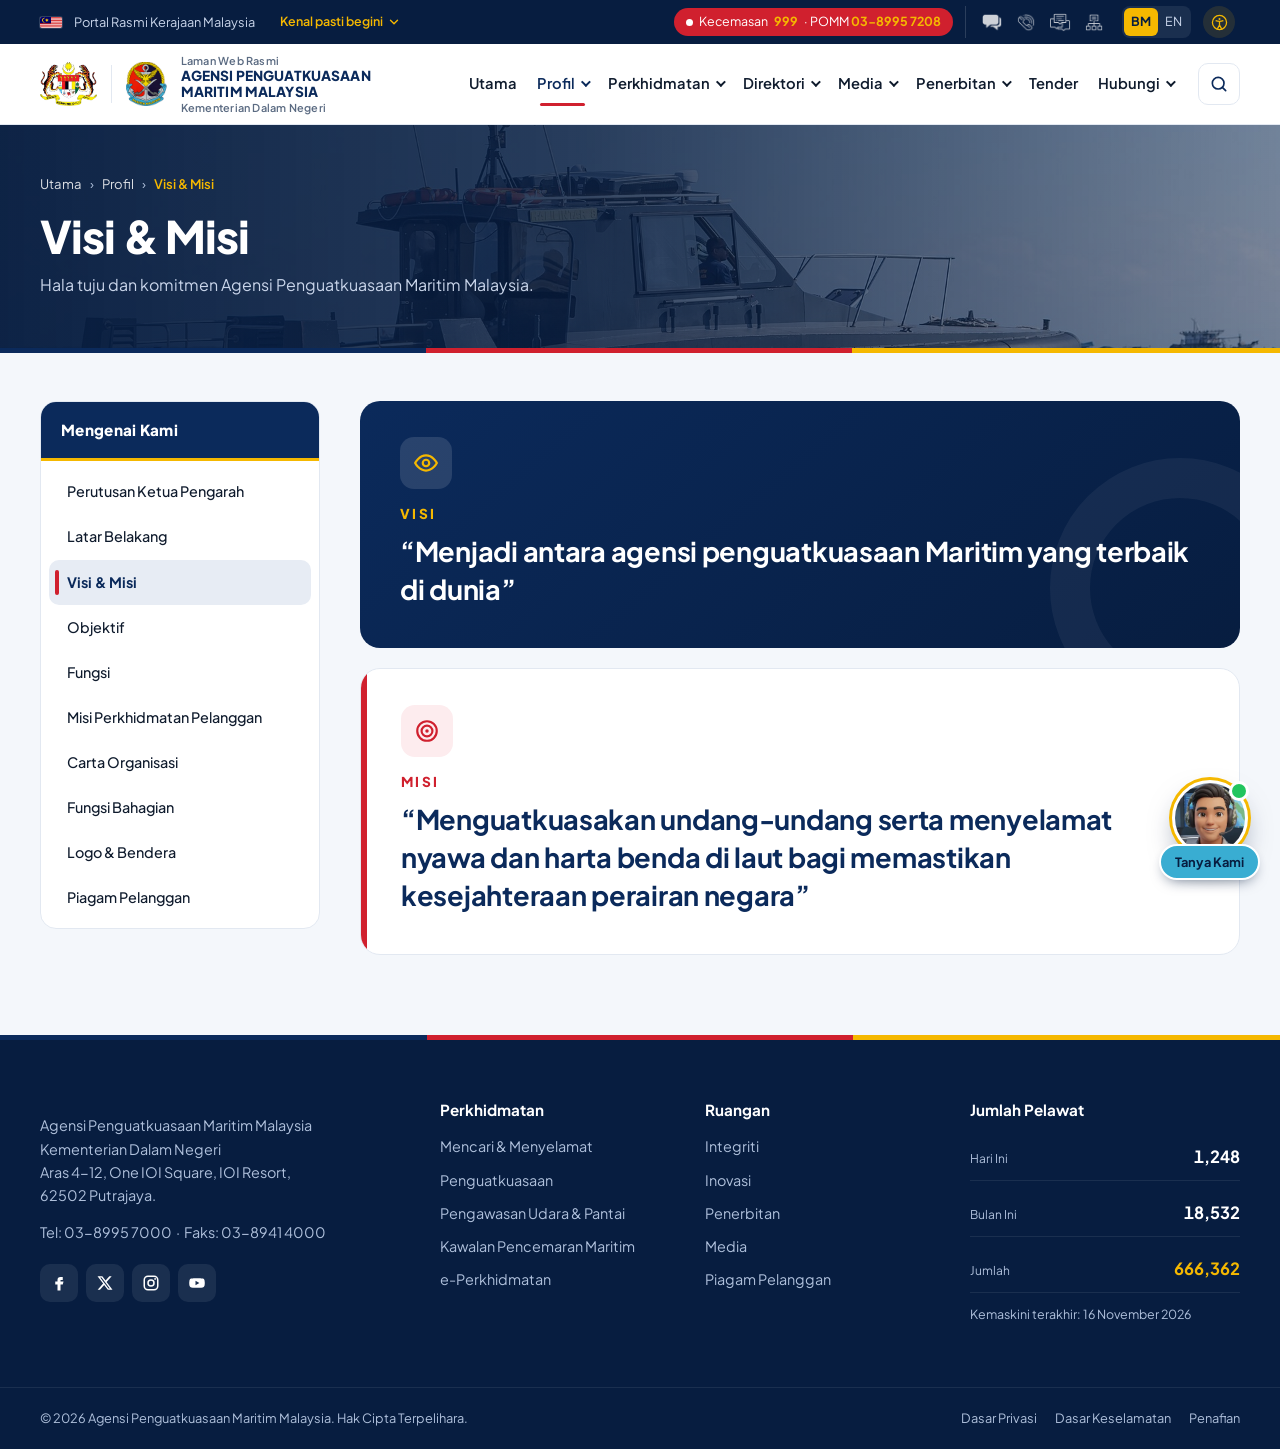
<file: visi-misi.html>
<!DOCTYPE html>
<html lang="ms">
<head>
  <meta charset="UTF-8">
  <meta name="viewport" content="width=device-width, initial-scale=1.0">
  <title>Visi &amp; Misi – Maritim Malaysia</title>
  <meta name="description" content="Portal Rasmi Agensi Penguatkuasaan Maritim Malaysia.">
  <link rel="preconnect" href="https://fonts.googleapis.com">
  <link rel="preconnect" href="https://fonts.gstatic.com" crossorigin>
  <link href="https://fonts.googleapis.com/css2?family=Plus+Jakarta+Sans:wght@400;500;600;700;800&display=swap" rel="stylesheet">
  <!-- style.css = asas (warna, butang, menu, footer); style-v2.css = seksyen konsep 2 -->
  <link rel="stylesheet" href="assets/css/style.css">
  <link rel="stylesheet" href="assets/css/style-v2.css">
  <link rel="stylesheet" href="assets/css/style-v2-1.css">
  <link rel="stylesheet" href="assets/css/style-v2-2.css">
  <link rel="stylesheet" href="assets/css/chatbot.css">
  <link rel="stylesheet" href="assets/css/inner.css">
</head>
<body class="v2 v2-1 v2-2 page-inner">

<!-- ============ IKON (SVG SPRITE) ============ -->
<svg width="0" height="0" style="position:absolute" aria-hidden="true">
  <defs>
    <symbol id="i-phone" viewBox="0 0 24 24"><path fill="currentColor" d="M6.6 10.8a15.1 15.1 0 0 0 6.6 6.6l2.2-2.2a1 1 0 0 1 1-.25 11.4 11.4 0 0 0 3.6.57 1 1 0 0 1 1 1V20a1 1 0 0 1-1 1A17 17 0 0 1 3 4a1 1 0 0 1 1-1h3.5a1 1 0 0 1 1 1c0 1.25.2 2.45.57 3.57a1 1 0 0 1-.25 1z"/></symbol>
    <symbol id="i-search" viewBox="0 0 24 24"><circle cx="11" cy="11" r="7" fill="none" stroke="currentColor" stroke-width="2"/><path d="m20 20-4-4" stroke="currentColor" stroke-width="2" stroke-linecap="round"/></symbol>
    <symbol id="i-alert" viewBox="0 0 24 24"><path d="M12 3 2 21h20zM12 10v4m0 3v.5" fill="none" stroke="currentColor" stroke-width="2" stroke-linecap="round" stroke-linejoin="round"/></symbol>
    <symbol id="i-chat" viewBox="0 0 24 24"><path d="M4 4h16v12H8l-4 4z" fill="none" stroke="currentColor" stroke-width="2" stroke-linejoin="round"/><path d="M8 9h8M8 12h5" stroke="currentColor" stroke-width="2" stroke-linecap="round"/></symbol>
    <symbol id="i-shield" viewBox="0 0 24 24"><path d="M12 2 4 5v6c0 5 3.5 9.5 8 11 4.5-1.5 8-6 8-11V5z" fill="none" stroke="currentColor" stroke-width="2" stroke-linejoin="round"/><path d="m9 12 2 2 4-4" fill="none" stroke="currentColor" stroke-width="2" stroke-linecap="round" stroke-linejoin="round"/></symbol>
    <symbol id="i-star" viewBox="0 0 24 24"><path d="m12 3 2.7 5.6 6.1.8-4.5 4.3 1.1 6.1L12 17l-5.4 2.8 1.1-6.1L3.2 9.4l6.1-.8z" fill="none" stroke="currentColor" stroke-width="2" stroke-linejoin="round"/></symbol>
    <symbol id="i-pin" viewBox="0 0 24 24"><path d="M12 22s7-6.5 7-12a7 7 0 0 0-14 0c0 5.5 7 12 7 12z" fill="none" stroke="currentColor" stroke-width="2"/><circle cx="12" cy="10" r="2.5" fill="none" stroke="currentColor" stroke-width="2"/></symbol>
    <symbol id="i-help" viewBox="0 0 24 24"><circle cx="12" cy="12" r="9" fill="none" stroke="currentColor" stroke-width="2"/><path d="M9.5 9.5a2.5 2.5 0 1 1 3.5 2.3c-.6.3-1 .9-1 1.6V14m0 3v.5" fill="none" stroke="currentColor" stroke-width="2" stroke-linecap="round"/></symbol>
    <symbol id="i-mail" viewBox="0 0 24 24"><rect x="3" y="5" width="18" height="14" rx="2" fill="none" stroke="currentColor" stroke-width="2"/><path d="m3 7 9 6 9-6" fill="none" stroke="currentColor" stroke-width="2"/></symbol>
    <symbol id="i-user" viewBox="0 0 24 24"><circle cx="12" cy="8" r="4" fill="none" stroke="currentColor" stroke-width="2"/><path d="M4 21c0-4 3.6-7 8-7s8 3 8 7" fill="none" stroke="currentColor" stroke-width="2" stroke-linecap="round"/></symbol>
    <symbol id="i-users" viewBox="0 0 24 24"><circle cx="9" cy="8" r="3" fill="none" stroke="currentColor" stroke-width="2"/><circle cx="17" cy="9" r="2.5" fill="none" stroke="currentColor" stroke-width="2"/><path d="M3 20c0-3.3 2.7-6 6-6s6 2.7 6 6M15 14.5c3 0 6 1.8 6 5" fill="none" stroke="currentColor" stroke-width="2" stroke-linecap="round"/></symbol>
    <symbol id="i-monitor" viewBox="0 0 24 24"><rect x="3" y="4" width="18" height="13" rx="2" fill="none" stroke="currentColor" stroke-width="2"/><path d="M8 21h8M12 17v4" stroke="currentColor" stroke-width="2" stroke-linecap="round"/></symbol>
    <symbol id="i-mobile" viewBox="0 0 24 24"><rect x="6" y="2" width="12" height="20" rx="2" fill="none" stroke="currentColor" stroke-width="2"/><path d="M11 18h2" stroke="currentColor" stroke-width="2" stroke-linecap="round"/></symbol>
    <symbol id="i-brief" viewBox="0 0 24 24"><rect x="3" y="7" width="18" height="13" rx="2" fill="none" stroke="currentColor" stroke-width="2"/><path d="M8 7V5a2 2 0 0 1 2-2h4a2 2 0 0 1 2 2v2M3 13h18" fill="none" stroke="currentColor" stroke-width="2"/></symbol>
    <symbol id="i-doc" viewBox="0 0 24 24"><path d="M6 2h9l5 5v15H6z" fill="none" stroke="currentColor" stroke-width="2" stroke-linejoin="round"/><path d="M14 2v6h6M9 13h8M9 17h6" fill="none" stroke="currentColor" stroke-width="2" stroke-linecap="round"/></symbol>
    <symbol id="i-book" viewBox="0 0 24 24"><path d="M4 4h6a3 3 0 0 1 3 3v14a2 2 0 0 0-2-2H4zM20 4h-6a3 3 0 0 0-3 3" fill="none" stroke="currentColor" stroke-width="2" stroke-linejoin="round"/><path d="M20 4v15h-7" fill="none" stroke="currentColor" stroke-width="2"/></symbol>
    <symbol id="i-bulb" viewBox="0 0 24 24"><path d="M9 18h6M10 21h4M12 3a6 6 0 0 0-3.5 10.9c.6.5 1 1.2 1 2.1h5c0-.9.4-1.6 1-2.1A6 6 0 0 0 12 3z" fill="none" stroke="currentColor" stroke-width="2" stroke-linejoin="round" stroke-linecap="round"/></symbol>
    <symbol id="i-camera" viewBox="0 0 24 24"><path d="M4 7h3l2-3h6l2 3h3v13H4z" fill="none" stroke="currentColor" stroke-width="2" stroke-linejoin="round"/><circle cx="12" cy="13" r="3.5" fill="none" stroke="currentColor" stroke-width="2"/></symbol>
    <symbol id="i-cap" viewBox="0 0 24 24"><path d="m2 9 10-5 10 5-10 5z" fill="none" stroke="currentColor" stroke-width="2" stroke-linejoin="round"/><path d="M6 11v5c3 2 9 2 12 0v-5" fill="none" stroke="currentColor" stroke-width="2"/></symbol>
    <symbol id="i-lock" viewBox="0 0 24 24"><rect x="4" y="10" width="16" height="11" rx="2" fill="none" stroke="currentColor" stroke-width="2"/><path d="M8 10V7a4 4 0 0 1 8 0v3" fill="none" stroke="currentColor" stroke-width="2"/></symbol>
    <symbol id="i-tender" viewBox="0 0 24 24"><path d="M4 21V8l8-5 8 5v13zM9 21v-6h6v6" fill="none" stroke="currentColor" stroke-width="2" stroke-linejoin="round"/></symbol>
    <symbol id="i-map" viewBox="0 0 24 24"><path d="M9 4 3 6v14l6-2 6 2 6-2V4l-6 2zM9 4v14M15 6v14" fill="none" stroke="currentColor" stroke-width="2" stroke-linejoin="round"/></symbol>
    <symbol id="i-grid" viewBox="0 0 24 24"><rect x="3" y="3" width="7" height="7" rx="1.5" fill="none" stroke="currentColor" stroke-width="2"/><rect x="14" y="3" width="7" height="7" rx="1.5" fill="none" stroke="currentColor" stroke-width="2"/><rect x="3" y="14" width="7" height="7" rx="1.5" fill="none" stroke="currentColor" stroke-width="2"/><rect x="14" y="14" width="7" height="7" rx="1.5" fill="none" stroke="currentColor" stroke-width="2"/></symbol>
    <symbol id="i-arrow" viewBox="0 0 24 24"><path d="M5 12h14m-6-6 6 6-6 6" fill="none" stroke="currentColor" stroke-width="2" stroke-linecap="round" stroke-linejoin="round"/></symbol>
    <symbol id="i-left" viewBox="0 0 24 24"><path d="m15 6-6 6 6 6" fill="none" stroke="currentColor" stroke-width="2.4" stroke-linecap="round" stroke-linejoin="round"/></symbol>
    <symbol id="i-right" viewBox="0 0 24 24"><path d="m9 6 6 6-6 6" fill="none" stroke="currentColor" stroke-width="2.4" stroke-linecap="round" stroke-linejoin="round"/></symbol>
    <symbol id="i-lifebuoy" viewBox="0 0 24 24"><circle cx="12" cy="12" r="9" fill="none" stroke="currentColor" stroke-width="2"/><circle cx="12" cy="12" r="4" fill="none" stroke="currentColor" stroke-width="2"/><path d="m5.6 5.6 3.6 3.6m5.6 5.6 3.6 3.6m0-12.8-3.6 3.6m-5.6 5.6-3.6 3.6" stroke="currentColor" stroke-width="2"/></symbol>
    <symbol id="i-scale" viewBox="0 0 24 24"><path d="M12 3v18M7 21h10M4 7h16M4 7l-2.5 6a3 3 0 0 0 5 0zM20 7l-2.5 6a3 3 0 0 0 5 0z" fill="none" stroke="currentColor" stroke-width="2" stroke-linejoin="round" stroke-linecap="round"/></symbol>
    <symbol id="i-radar" viewBox="0 0 24 24"><circle cx="12" cy="12" r="9" fill="none" stroke="currentColor" stroke-width="2"/><circle cx="12" cy="12" r="5" fill="none" stroke="currentColor" stroke-width="2"/><path d="M12 12 19 5" stroke="currentColor" stroke-width="2" stroke-linecap="round"/><circle cx="12" cy="12" r="1.5" fill="currentColor"/></symbol>
    <symbol id="i-drop" viewBox="0 0 24 24"><path d="M12 3s6 6.5 6 11a6 6 0 0 1-12 0c0-4.5 6-11 6-11z" fill="none" stroke="currentColor" stroke-width="2" stroke-linejoin="round"/><path d="M3 21c2 0 2-1 4.5-1S10 21 12 21s2-1 4.5-1 2.5 1 4.5 1" fill="none" stroke="currentColor" stroke-width="2" stroke-linecap="round"/></symbol>
    <symbol id="i-target" viewBox="0 0 24 24"><circle cx="12" cy="12" r="8" fill="none" stroke="currentColor" stroke-width="2"/><circle cx="12" cy="12" r="3" fill="none" stroke="currentColor" stroke-width="2"/><path d="M12 1v5M12 18v5M1 12h5M18 12h5" stroke="currentColor" stroke-width="2"/></symbol>
    <symbol id="i-anchor" viewBox="0 0 24 24"><circle cx="12" cy="5" r="2.5" fill="none" stroke="currentColor" stroke-width="2"/><path d="M12 7.5V21M8 11h8M4 13a8 8 0 0 0 16 0" fill="none" stroke="currentColor" stroke-width="2" stroke-linecap="round"/></symbol>
    <symbol id="i-phone-line" viewBox="0 0 24 24"><path d="M5 4h4l2 5-2.5 1.5a11 11 0 0 0 5 5L15 13l5 2v4a2 2 0 0 1-2 2A16 16 0 0 1 3 6a2 2 0 0 1 2-2" fill="none" stroke="currentColor" stroke-width="2" stroke-linejoin="round"/></symbol>
    <symbol id="i-sitemap" viewBox="0 0 24 24"><rect x="9" y="3" width="6" height="5" rx="1" fill="none" stroke="currentColor" stroke-width="2"/><rect x="3" y="16" width="6" height="5" rx="1" fill="none" stroke="currentColor" stroke-width="2"/><rect x="15" y="16" width="6" height="5" rx="1" fill="none" stroke="currentColor" stroke-width="2"/><path d="M12 8v4M6 16v-4h12v4" fill="none" stroke="currentColor" stroke-width="2"/></symbol>
    <symbol id="s-facebook" viewBox="0 0 24 24"><path fill="currentColor" d="M14 8h3V4h-3c-2.8 0-4 1.7-4 4v2H7v4h3v8h4v-8h3l1-4h-4V8.5c0-.3.2-.5.5-.5z"/></symbol>
    <symbol id="s-instagram" viewBox="0 0 24 24"><rect x="3" y="3" width="18" height="18" rx="5" fill="none" stroke="currentColor" stroke-width="2"/><circle cx="12" cy="12" r="4" fill="none" stroke="currentColor" stroke-width="2"/><circle cx="17.5" cy="6.5" r="1.2" fill="currentColor"/></symbol>
    <symbol id="s-x" viewBox="0 0 24 24"><path fill="currentColor" d="M17.8 3h3.1l-6.8 7.8L22 21h-6.2l-4.9-6.4L5.3 21H2.2l7.3-8.3L2 3h6.4l4.4 5.8zm-1.1 16.2h1.7L7.4 4.7H5.5z"/></symbol>
    <symbol id="s-youtube" viewBox="0 0 24 24"><path fill="currentColor" d="M22 8.2a3 3 0 0 0-2.1-2.1C18 5.6 12 5.6 12 5.6s-6 0-7.9.5A3 3 0 0 0 2 8.2 31 31 0 0 0 1.6 12 31 31 0 0 0 2 15.8a3 3 0 0 0 2.1 2.1c1.9.5 7.9.5 7.9.5s6 0 7.9-.5a3 3 0 0 0 2.1-2.1 31 31 0 0 0 .4-3.8 31 31 0 0 0-.4-3.8zM10 15V9l5.2 3z"/></symbol>
    <symbol id="s-tiktok" viewBox="0 0 24 24"><path fill="currentColor" d="M16.6 3c.4 2.1 1.7 3.6 3.9 3.8v3.2c-1.4.1-2.7-.3-3.9-1.1v6.3c0 3.6-2.6 5.8-5.8 5.8-3.3 0-5.6-2.5-5.6-5.6 0-3.4 2.9-6 6.6-5.5v3.3c-1.6-.4-3.3.6-3.3 2.3 0 1.3 1 2.3 2.3 2.3 1.4 0 2.5-1 2.5-2.7V3z"/></symbol>
    <symbol id="i-plane-sea" viewBox="0 0 24 24"><g transform="translate(2.2 0) scale(.82)"><path d="M17.8 19.2 16 11l3.5-3.5C21 6 21.5 4 21 3c-1-.5-3 0-4.5 1.5L13 8 4.8 6.2c-.5-.1-.9.1-1.1.5l-.3.5c-.2.5-.1 1 .3 1.3L9 12l-2 3H4l-1 1 3 2 2 3 1-1v-3l3-2 3.5 5.3c.3.4.8.5 1.3.3l.5-.2c.4-.3.6-.7.5-1.2z" fill="none" stroke="currentColor" stroke-width="2.2" stroke-linejoin="round"/></g><path d="M2 21.5c1.7 0 1.7-1 3.3-1s1.7 1 3.4 1 1.6-1 3.3-1 1.7 1 3.3 1 1.7-1 3.4-1 1.6 1 3.3 1" fill="none" stroke="currentColor" stroke-width="1.8" stroke-linecap="round"/></symbol>
    <symbol id="i-sea-shield" viewBox="0 0 24 24"><path d="M12 2 5 4.5V10c0 3.6 2.6 6.6 7 7.8 4.4-1.2 7-4.2 7-7.8V4.5z" fill="none" stroke="currentColor" stroke-width="2" stroke-linejoin="round"/><path d="M12 6.5s2.6 2.7 2.6 4.6a2.6 2.6 0 0 1-5.2 0c0-1.9 2.6-4.6 2.6-4.6z" fill="currentColor"/><path d="M2 21.5c1.7 0 1.7-1 3.3-1s1.7 1 3.4 1 1.6-1 3.3-1 1.7 1 3.3 1 1.7-1 3.4-1 1.6 1 3.3 1" fill="none" stroke="currentColor" stroke-width="1.8" stroke-linecap="round"/></symbol>
    <symbol id="i-directory" viewBox="0 0 24 24"><rect x="4" y="2.5" width="15" height="19" rx="2" fill="none" stroke="currentColor" stroke-width="2"/><circle cx="11.5" cy="10" r="2.6" fill="none" stroke="currentColor" stroke-width="2"/><path d="M7.5 17c.6-2 2.2-3 4-3s3.4 1 4 3M19 6.5h2M19 11h2M19 15.5h2" fill="none" stroke="currentColor" stroke-width="2" stroke-linecap="round"/></symbol>
  </defs>
</svg>

<div id="a11y-root">

<!-- ============ BAR ATAS + TALIAN KECEMASAN ============ -->
<div class="topbar">
  <div class="container topbar__inner">
    <div class="topbar__left">
      <img class="flag-img" src="assets/img/flag-my.svg" alt="" aria-hidden="true">
      <span class="gov-label">Portal Rasmi Kerajaan Malaysia</span>
      <button type="button" class="gov-toggle" id="govToggle" aria-expanded="false" aria-controls="govInfo">
        <span class="gov-toggle__long">Kenal pasti begini</span><span class="gov-toggle__short">Kenal pasti</span>
        <svg class="gov-toggle__chev" viewBox="0 0 24 24" aria-hidden="true"><path d="m6 9 6 6 6-6" fill="none" stroke="currentColor" stroke-width="2.4" stroke-linecap="round" stroke-linejoin="round"/></svg>
      </button>
    </div>
    <div class="topbar__right">
      <a href="#" class="sos-pill">
        <span class="sos-pill__dot" aria-hidden="true"></span>
        Kecemasan <strong>999</strong>
        <span class="sos-pill__extra">· POMM <strong>03-8995 7208</strong></span>
      </a>
      <!-- Ikon pautan pantas (tooltip muncul bila dihalakan) -->
      <nav class="tb-icons" aria-label="Pautan utiliti">
        <a href="#" class="tb-icon tb-icon--img" data-tip="Soalan Lazim" aria-label="Soalan Lazim" data-chat-open><img src="assets/img/ikon/soalan-lazim.png" alt=""></a>
        <a href="#" class="tb-icon tb-icon--img" data-tip="Hubungi" aria-label="Hubungi"><img src="assets/img/ikon/hubungi.png" alt=""></a>
        <a href="#" class="tb-icon tb-icon--img" data-tip="Maklum Balas" aria-label="Maklum Balas"><img src="assets/img/ikon/maklumbalas.png" alt=""></a>
        <a href="#" class="tb-icon tb-icon--img" data-tip="Peta Laman" aria-label="Peta Laman"><img src="assets/img/ikon/peta-laman.png" alt=""></a>
      </nav>
      <div class="lang">
        <a href="#" class="is-active">BM</a>
        <a href="#">EN</a>
      </div>
      <!-- Butang panel kebolehcapaian (accessibility/a11y.js) -->
      <button type="button" class="tb-icon tb-a11y" data-a11y-open data-tip="Alat Kebolehcapaian" aria-label="Alat Kebolehcapaian">
        <svg viewBox="0 0 24 24" fill="none" stroke="currentColor" stroke-width="1.8"><circle cx="12" cy="12" r="10"/><circle cx="12" cy="7.2" r="1.4" fill="currentColor" stroke="none"/><path d="M6.5 9.5c3.6 1.2 7.4 1.2 11 0M12 9.5v9M9 21l3-5.5 3 5.5"/></svg>
      </button>
    </div>
  </div>
  <!-- Panel "Kenal pasti begini": cara mengenal pasti portal rasmi kerajaan -->
  <div class="gov-info" id="govInfo" hidden>
    <div class="container gov-info__grid">
      <div class="gov-info__item">
        <span class="gov-info__ic"><svg viewBox="0 0 24 24" aria-hidden="true"><path d="M3 21h18M5 21V10M19 21V10M9 21V10M15 21V10M2 10l10-6 10 6z" fill="none" stroke="currentColor" stroke-width="1.8" stroke-linejoin="round" stroke-linecap="round"/></svg></span>
        <div>
          <p class="gov-info__title">Pautan portal rasmi berakhir dengan .gov.my</p>
          <p>Sekiranya anda melihat pautan selain <strong>.gov.my</strong>, segera tutup halaman tersebut walaupun ia menyerupai portal rasmi.</p>
        </div>
      </div>
      <div class="gov-info__item">
        <span class="gov-info__ic"><svg viewBox="0 0 24 24" aria-hidden="true"><rect x="5" y="11" width="14" height="10" rx="2" fill="none" stroke="currentColor" stroke-width="1.8"/><path d="M8 11V8a4 4 0 0 1 8 0v3" fill="none" stroke="currentColor" stroke-width="1.8"/><circle cx="12" cy="16" r="1.4" fill="currentColor"/></svg></span>
        <div>
          <p class="gov-info__title">Portal yang selamat menggunakan HTTPS</p>
          <p>Periksa ikon kunci mangga atau <strong>https://</strong> di hadapan pautan. Sekiranya tiada, tinggalkan laman sesawang tersebut serta-merta.</p>
        </div>
      </div>
    </div>
  </div>
</div>

<!-- ============ HEADER & MENU ============ -->
<header class="header" id="header">
  <div class="container header__inner">
    <a href="index.html" class="brand brand--jata">
      <!-- Jata Negara + lambang Maritim Malaysia -->
      <img class="brand__jata" src="assets/img/jata.png" alt="Jata Negara">
      <span class="brand__divider" aria-hidden="true"></span>
      <!-- Bekas memotong ruang kosong lutsinar di sekeliling lambang supaya jarak garisan seimbang -->
      <span class="brand__crestbox"><img src="assets/img/logo-mobile.png" alt="Lambang Maritim Malaysia"></span>
      <span class="brand__text brand__text--official">
        <small class="brand__pre">Laman Web Rasmi</small>
        <strong>Agensi Penguatkuasaan Maritim Malaysia</strong>
        <small class="brand__post">Kementerian Dalam Negeri</small>
      </span>
    </a>

    <nav class="nav" id="nav" aria-label="Menu utama">
      <div class="nav__head">
        <strong>Menu</strong>
        <button type="button" class="nav__close" id="navClose" aria-label="Tutup menu">&times;</button>
      </div>
      <ul class="menu">
        <li class="menu__item"><a href="index.html" class="menu__link">Utama</a></li>

        <li class="menu__item has-sub">
          <a href="#" class="menu__link is-current">Profil <i class="caret"></i></a>
          <ul class="submenu">
            <li><a href="#">Perutusan Ketua Pengarah</a></li>
            <li><a href="#">Latar Belakang APMM</a></li>
            <li><a href="visi-misi.html" aria-current="page">Visi &amp; Misi</a></li>
            <li><a href="#">Fungsi</a></li>
            <li><a href="#">Misi Perkhidmatan Pelanggan</a></li>
            <li><a href="#">Carta Organisasi</a></li>
            <li><a href="#">Logo &amp; Reka Bentuk</a></li>
            <li><a href="#">Piagam Pelanggan</a></li>
            <li><a href="#">Ketua Pegawai Maklumat</a></li>
          </ul>
        </li>

        <!-- MEGA MENU PERKHIDMATAN -->
        <li class="menu__item has-sub has-mega">
          <a href="#" class="menu__link">Perkhidmatan <i class="caret"></i></a>
          <div class="submenu mega">
            <div class="mega__col">
              <h6>Keselamatan di Laut</h6>
              <ul>
                <li><a href="#">Mencari &amp; Menyelamat</a></li>
                <li><a href="#">Kawalan Pencemaran Maritim</a></li>
                <li><a href="#">Tindakan Khas &amp; Penyelamat</a></li>
              </ul>
            </div>
            <div class="mega__col">
              <h6>Penguatkuasaan</h6>
              <ul>
                <li><a href="#">Penguatkuasaan Undang-undang</a></li>
                <li><a href="#">Pengawasan Udara &amp; Pantai</a></li>
                <li><a href="#">Pencegahan Jenayah Maritim</a></li>
              </ul>
            </div>
            <div class="mega__col">
              <h6>e-Perkhidmatan</h6>
              <ul>
                <li><a href="#">Sistem Atas Talian</a></li>
                <li><a href="#">eAduan</a></li>
                <li><a href="#">Aplikasi Mudah Alih</a></li>
                <li><a href="#">Tender &amp; Sebut Harga</a></li>
              </ul>
            </div>
            <div class="mega__col mega__col--promo mega__col--photo">
              <span class="badge badge--red">24 Jam</span>
              <h5>Pusat Operasi Maritim</h5>
              <p>03-8995 7208 · 019-261 1833</p>
              <a href="#" class="btn btn--yellow btn--sm">Kecemasan 999</a>
            </div>
          </div>
        </li>

        <li class="menu__item has-sub">
          <a href="#" class="menu__link">Direktori <i class="caret"></i></a>
          <ul class="submenu submenu--2col">
            <li><a href="#">Ibu Pejabat</a></li>
            <li><a href="#">Maritim Negeri Kedah/Perlis</a></li>
            <li><a href="#">Maritim Negeri Pulau Pinang</a></li>
            <li><a href="#">Maritim Negeri Perak</a></li>
            <li><a href="#">Maritim Negeri Selangor</a></li>
            <li><a href="#">Maritim Negeri Melaka &amp; N. Sembilan</a></li>
            <li><a href="#">Maritim Negeri Johor</a></li>
            <li><a href="#">Maritim Negeri Pahang</a></li>
            <li><a href="#">Maritim Negeri Terengganu</a></li>
            <li><a href="#">Maritim Negeri Kelantan</a></li>
            <li><a href="#">Maritim Negeri Sabah</a></li>
            <li><a href="#">Maritim Negeri Sarawak</a></li>
          </ul>
        </li>

        <li class="menu__item has-sub">
          <a href="#" class="menu__link">Media <i class="caret"></i></a>
          <ul class="submenu">
            <li><a href="#">Berita Utama</a></li>
            <li><a href="#">Siaran Media</a></li>
            <li><a href="#">Aktiviti APMM</a></li>
            <li><a href="#">Galeri Foto</a></li>
            <li><a href="#">Galeri Video</a></li>
          </ul>
        </li>

        <li class="menu__item has-sub">
          <a href="#" class="menu__link">Penerbitan <i class="caret"></i></a>
          <ul class="submenu">
            <li><a href="#">Majalah Seahawk</a></li>
            <li><a href="#">Laporan Tahunan</a></li>
            <li><a href="#">Pelan Strategik</a></li>
            <li><a href="#">e-Poster &amp; Infografik</a></li>
          </ul>
        </li>

        <li class="menu__item"><a href="#" class="menu__link">Tender</a></li>

        <li class="menu__item has-sub">
          <a href="#" class="menu__link">Hubungi <i class="caret"></i></a>
          <ul class="submenu submenu--right">
            <li><a href="#">Alamat | Telefon | Faks</a></li>
            <li><a href="#">Peta Lokasi Maritim Malaysia</a></li>
            <li><a href="#">eAduan</a></li>
            <li><a href="#">Maklum Balas Pelanggan</a></li>
            <li><a href="#">Soalan Lazim</a></li>
          </ul>
        </li>
      </ul>
    </nav>

    <div class="header__actions">
      <button type="button" class="icon-btn" aria-label="Carian"><svg width="20" height="20"><use href="#i-search"/></svg></button>
      <button type="button" class="icon-btn burger" id="navOpen" aria-label="Buka menu"><span></span><span></span><span></span></button>
    </div>
  </div>
</header>
<div class="overlay" id="overlay"></div>

<main id="kandungan">

<!-- ============ BANNER HALAMAN ============ -->
<section class="page-hero">
  <div class="page-hero__media" aria-hidden="true" data-a11y-bg></div>
  <div class="container page-hero__inner">
    <nav class="crumbs" aria-label="Breadcrumb">
      <a href="index.html">Utama</a>
      <span aria-hidden="true">›</span>
      <a href="#">Profil</a>
      <span aria-hidden="true">›</span>
      <span aria-current="page">Visi &amp; Misi</span>
    </nav>
    <h1>Visi &amp; Misi</h1>
    <p>Hala tuju dan komitmen Agensi Penguatkuasaan Maritim Malaysia.</p>
  </div>
</section>

<!-- ============ KANDUNGAN + MENU SISI ============ -->
<section class="inner">
  <div class="container inner__grid">

    <!-- Menu sisi (kiri) -->
    <aside class="side" aria-label="Menu Mengenai Kami">
      <!-- Telefon: butang buka/tutup menu sisi -->
      <button type="button" class="side__toggle" id="sideToggle" aria-expanded="false" aria-controls="sideNav">
        <span><small>Mengenai Kami</small>Visi &amp; Misi</span>
        <svg viewBox="0 0 24 24" aria-hidden="true"><path d="m6 9 6 6 6-6" fill="none" stroke="currentColor" stroke-width="2.4" stroke-linecap="round" stroke-linejoin="round"/></svg>
      </button>
      <div class="side__card" id="sideNav">
        <p class="side__title">Mengenai Kami</p>
        <ul class="side__list">
          <li><a href="#">Perutusan Ketua Pengarah</a></li>
          <li><a href="#">Latar Belakang</a></li>
          <li><a href="visi-misi.html" class="is-active" aria-current="page">Visi &amp; Misi</a></li>
          <li><a href="#">Objektif</a></li>
          <li><a href="#">Fungsi</a></li>
          <li><a href="#">Misi Perkhidmatan Pelanggan</a></li>
          <li><a href="#">Carta Organisasi</a></li>
          <li><a href="#">Fungsi Bahagian</a></li>
          <li><a href="#">Logo &amp; Bendera</a></li>
          <li><a href="#">Piagam Pelanggan</a></li>
        </ul>
      </div>
    </aside>

    <!-- Kandungan utama -->
    <article class="content">
      <!-- Kandungan daripada: mmea.gov.my/index.php/ms/mengenai-kami-2/visi-misi -->
      <div class="vm">
        <section class="vm__card vm__card--visi">
          <span class="vm__icon" aria-hidden="true"><svg viewBox="0 0 24 24"><path d="M2 12s3.5-7 10-7 10 7 10 7-3.5 7-10 7S2 12 2 12z" fill="none" stroke="currentColor" stroke-width="2"/><circle cx="12" cy="12" r="3" fill="none" stroke="currentColor" stroke-width="2"/></svg></span>
          <h2>Visi</h2>
          <blockquote>“Menjadi antara agensi penguatkuasaan Maritim yang terbaik di dunia”</blockquote>
        </section>

        <section class="vm__card vm__card--misi">
          <span class="vm__icon" aria-hidden="true"><svg viewBox="0 0 24 24"><circle cx="12" cy="12" r="9" fill="none" stroke="currentColor" stroke-width="2"/><circle cx="12" cy="12" r="5" fill="none" stroke="currentColor" stroke-width="2"/><circle cx="12" cy="12" r="1.6" fill="currentColor"/></svg></span>
          <h2>Misi</h2>
          <blockquote>“Menguatkuasakan undang-undang serta menyelamat nyawa dan harta benda di laut bagi memastikan kesejahteraan perairan negara”</blockquote>
        </section>
      </div>



    </article>

  </div>
</section>
</main>

<!-- ============ FOOTER ============ -->
<footer class="footer">
  <div class="footer__stripe" aria-hidden="true"><span></span><span></span><span></span></div>
  <div class="container footer__grid">
    <div class="footer__about">
      <p>Agensi Penguatkuasaan Maritim Malaysia<br>Kementerian Dalam Negeri<br>Aras 4-12, One IOI Square, IOI Resort,<br>62502 Putrajaya.</p>
      <p>Tel: 03-8995 7000 &nbsp;·&nbsp; Faks: 03-8941 4000</p>
      <div class="social">
        <a href="#" aria-label="Facebook"><svg viewBox="0 0 24 24"><path fill="currentColor" d="M14 8h3V4h-3c-2.8 0-4 1.7-4 4v2H7v4h3v8h4v-8h3l1-4h-4V8.5c0-.3.2-.5.5-.5z"/></svg></a>
        <a href="#" aria-label="X"><svg viewBox="0 0 24 24"><path fill="currentColor" d="M17.8 3h3.1l-6.8 7.8L22 21h-6.2l-4.9-6.4L5.3 21H2.2l7.3-8.3L2 3h6.4l4.4 5.8zm-1.1 16.2h1.7L7.4 4.7H5.5z"/></svg></a>
        <a href="#" aria-label="Instagram"><svg viewBox="0 0 24 24"><rect x="3" y="3" width="18" height="18" rx="5" fill="none" stroke="currentColor" stroke-width="2"/><circle cx="12" cy="12" r="4" fill="none" stroke="currentColor" stroke-width="2"/><circle cx="17.5" cy="6.5" r="1.2" fill="currentColor"/></svg></a>
        <a href="#" aria-label="YouTube"><svg viewBox="0 0 24 24"><path fill="currentColor" d="M22 8.2a3 3 0 0 0-2.1-2.1C18 5.6 12 5.6 12 5.6s-6 0-7.9.5A3 3 0 0 0 2 8.2 31 31 0 0 0 1.6 12 31 31 0 0 0 2 15.8a3 3 0 0 0 2.1 2.1c1.9.5 7.9.5 7.9.5s6 0 7.9-.5a3 3 0 0 0 2.1-2.1 31 31 0 0 0 .4-3.8 31 31 0 0 0-.4-3.8zM10 15V9l5.2 3z"/></svg></a>
      </div>
    </div>
    <div>
      <h6>Perkhidmatan</h6>
      <ul>
        <li><a href="#">Mencari &amp; Menyelamat</a></li>
        <li><a href="#">Penguatkuasaan</a></li>
        <li><a href="#">Pengawasan Udara &amp; Pantai</a></li>
        <li><a href="#">Kawalan Pencemaran Maritim</a></li>
        <li><a href="#">e-Perkhidmatan</a></li>
      </ul>
    </div>
    <div>
      <h6>Ruangan</h6>
      <ul>
        <li><a href="#">Integriti</a></li>
        <li><a href="#">Inovasi</a></li>
        <li><a href="#">Penerbitan</a></li>
        <li><a href="#">Media</a></li>
        <li><a href="#">Piagam Pelanggan</a></li>
      </ul>
    </div>
    <div>
      <h6>Jumlah Pelawat</h6>
      <!-- Nilai contoh – sambungkan kepada kaunter pelawat sebenar -->
      <ul class="visitors">
        <li><small>Hari Ini</small><strong>1,248</strong></li>
        <li><small>Bulan Ini</small><strong>18,532</strong></li>
        <li><small>Jumlah</small><strong>666,362</strong></li>
      </ul>
      <p class="footer__small">Kemaskini terakhir: 16 November 2026</p>
    </div>
  </div>
  <div class="footer__bottom">
    <div class="container footer__bottom-inner">
      <span>© 2026 Agensi Penguatkuasaan Maritim Malaysia. Hak Cipta Terpelihara.</span>
      <span class="footer__links"><a href="#">Dasar Privasi</a><a href="#">Dasar Keselamatan</a><a href="#">Penafian</a></span>
    </div>
  </div>
</footer>

</div><!-- /#a11y-root -->

<script src="assets/js/main.js?v=2"></script>
<script src="assets/js/main-v2.js"></script>
<script>
  // "Kenal pasti begini" – buka/tutup panel maklumat portal rasmi
  (function () {
    var btn = document.getElementById('govToggle'), panel = document.getElementById('govInfo');
    if (!btn || !panel) return;
    btn.addEventListener('click', function () {
      var open = btn.getAttribute('aria-expanded') !== 'true';
      btn.setAttribute('aria-expanded', open);
      panel.hidden = !open;
    });
  })();
</script>
<!-- Pembantu Soalan Lazim (chatbot) -->
<script src="assets/js/chatbot.js" defer></script>
<!-- Panel kebolehcapaian (salinan dari folder maritim/accessibility) -->
<script src="accessibility/a11y.js" data-lang="ms" data-storage-key="maritim-a11y" data-reader-hide=".marquee,.banner__media" defer></script>
<script>
  // Media sosial – tapis kad mengikut platform
  (function () {
    var btns = document.querySelectorAll('.sosmed__btn'), tiles = document.querySelectorAll('.sosmed__tile'), empty = document.getElementById('sosmedEmpty');
    btns.forEach(function (b) {
      b.addEventListener('click', function () {
        var f = b.dataset.filter, shown = 0;
        btns.forEach(function (x) { x.classList.toggle('is-active', x === b); x.setAttribute('aria-pressed', x === b); });
        tiles.forEach(function (t) { var on = f === 'all' || t.dataset.platform === f; t.hidden = !on; if (on) shown++; });
        if (empty) empty.hidden = shown > 0;
      });
    });
  })();
</script>
<script>
  // Menu sisi (telefon): buka/tutup
  (function () {
    var t = document.getElementById('sideToggle'), n = document.getElementById('sideNav');
    if (t && n) t.addEventListener('click', function () {
      var open = t.getAttribute('aria-expanded') !== 'true';
      t.setAttribute('aria-expanded', open); n.classList.toggle('is-open', open);
    });
  })();
</script>
</body>
</html>
</file>
<file: assets/css/style.css>
/* =========================================================
   Maritim Malaysia – Konsep Laman Utama
   Warna korporat: Biru, Merah, Kuning
   ========================================================= */
:root {
  --navy: #0B2A5B;
  --navy-900: #071D40;
  --blue: #1351B4;
  --blue-50: #EAF1FC;
  --red: #D0202E;
  --red-50: #FDECEE;
  --yellow: #F5B800;
  --yellow-50: #FFF6D9;
  --ink: #0F1B2D;
  --muted: #5B6B82;
  --line: #E2E8F1;
  --bg: #F4F7FB;
  --white: #fff;
  --radius: 14px;
  --shadow: 0 10px 30px -12px rgba(11, 42, 91, .25);
  --shadow-sm: 0 2px 10px rgba(11, 42, 91, .06);
  --font: "Plus Jakarta Sans", system-ui, -apple-system, "Segoe UI", sans-serif;
}

*, *::before, *::after { box-sizing: border-box; }
html { scroll-behavior: smooth; }
body {
  margin: 0;
  font-family: var(--font);
  color: var(--ink);
  background: var(--bg);
  line-height: 1.6;
  -webkit-font-smoothing: antialiased;
}
img, svg { display: block; max-width: 100%; }
a { color: inherit; text-decoration: none; }
h1, h2, h3, h4, h5, h6 { margin: 0; line-height: 1.25; }
p { margin: 0; }
ul, ol { margin: 0; padding: 0; list-style: none; }
button { font: inherit; cursor: pointer; }

.container { width: 100%; max-width: 1240px; margin: 0 auto; padding: 0 20px; }

/* ---------- Butang ---------- */
.btn {
  display: inline-flex; align-items: center; justify-content: center; gap: 8px;
  padding: 12px 22px; border-radius: 10px; border: 2px solid transparent;
  font-weight: 700; font-size: .95rem; white-space: nowrap;
  transition: transform .2s, background .2s, color .2s, box-shadow .2s;
}
.btn:hover { transform: translateY(-2px); }
.btn--red { background: var(--red); color: #fff; }
.btn--red:hover { background: #B01825; }
.btn--yellow { background: var(--yellow); color: var(--navy-900); }
.btn--yellow:hover { background: #FFC81F; box-shadow: 0 8px 20px -8px rgba(245,184,0,.7); }
.btn--outline { border-color: var(--navy); color: var(--navy); }
.btn--outline:hover { background: var(--navy); color: #fff; }
.btn--ghost { border-color: rgba(255,255,255,.6); color: #fff; }
.btn--ghost:hover { background: #fff; color: var(--red); }
.btn--sm { padding: 8px 14px; font-size: .85rem; }
.btn--lg { padding: 15px 28px; font-size: 1rem; }
.btn--block { width: 100%; }

.badge {
  display: inline-block; padding: 4px 10px; border-radius: 999px;
  font-size: .72rem; font-weight: 700; letter-spacing: .02em; text-transform: uppercase;
}
.badge--red { background: var(--red); color: #fff; }
.badge--yellow { background: var(--yellow); color: var(--navy-900); }
.badge--blue { background: var(--blue); color: #fff; }

/* ---------- Bar atas ---------- */
.topbar { background: var(--navy-900); color: #C9D5EA; font-size: .8rem; }
.topbar__inner { display: flex; justify-content: space-between; align-items: center; gap: 16px; min-height: 40px; }
.topbar__left, .topbar__right { display: flex; align-items: center; gap: 12px; }
.topbar__sep { opacity: .4; }
.flag {
  width: 20px; height: 12px; border-radius: 2px;
  background: repeating-linear-gradient(to bottom, var(--red) 0 1.72px, #fff 1.72px 3.44px);
  position: relative; overflow: hidden;
}
.flag::before { content: ""; position: absolute; inset: 0 50% 50% 0; background: var(--blue); }
.topbar__hotline { display: inline-flex; align-items: center; gap: 6px; color: #fff; }
.topbar__hotline strong { color: var(--yellow); }
.topbar__tools { display: flex; gap: 2px; }
.topbar__tools button, .lang a {
  background: transparent; border: 0; color: #C9D5EA; padding: 4px 7px; border-radius: 6px; font-size: .78rem;
}
.topbar__tools button:hover, .lang a:hover { background: rgba(255,255,255,.1); color: #fff; }
.lang { display: flex; background: rgba(255,255,255,.08); border-radius: 8px; padding: 2px; }
.lang a.is-active { background: var(--yellow); color: var(--navy-900); font-weight: 700; }

/* ---------- Header ---------- */
.header {
  position: sticky; top: 0; z-index: 50;
  background: rgba(255,255,255,.96); backdrop-filter: saturate(160%) blur(10px);
  border-bottom: 1px solid var(--line);
  transition: box-shadow .25s;
}
.header.is-scrolled { box-shadow: var(--shadow-sm); }
.nav-open .header { z-index: 80; }
.header__inner { display: flex; align-items: center; gap: 24px; min-height: 78px; }

.brand { display: flex; align-items: center; gap: 12px; flex-shrink: 0; }
.brand__logo { width: 48px; height: 48px; }
.brand__text { display: flex; flex-direction: column; line-height: 1.15; }
.brand__text strong { font-size: 1.1rem; color: var(--navy); font-weight: 800; letter-spacing: -.01em; }
.brand__text small { font-size: .72rem; color: var(--muted); font-weight: 500; }
.brand--light .brand__text strong { color: #fff; }
.brand--light .brand__text small { color: #AFC0DB; }

.nav { margin-left: auto; }
.nav__head { display: none; }
.menu { display: flex; align-items: center; gap: 2px; }
.menu__item { position: relative; }
.menu__link {
  display: flex; align-items: center; gap: 6px;
  padding: 28px 12px; font-weight: 600; font-size: .92rem; color: var(--ink);
  position: relative; transition: color .2s; white-space: nowrap;
}
.menu__link::after {
  content: ""; position: absolute; left: 12px; right: 12px; bottom: 18px; height: 3px; border-radius: 3px;
  background: var(--red); transform: scaleX(0); transform-origin: left; transition: transform .25s;
}
.menu__item:hover > .menu__link, .menu__link.is-current { color: var(--blue); }
.menu__item:hover > .menu__link::after, .menu__link.is-current::after { transform: scaleX(1); }
.caret {
  width: 7px; height: 7px; border-right: 2px solid currentColor; border-bottom: 2px solid currentColor;
  transform: rotate(45deg) translateY(-2px); transition: transform .2s;
}
.menu__item:hover > .menu__link .caret { transform: rotate(-135deg) translateY(-1px); }

/* Submenu (desktop) */
.submenu {
  position: absolute; top: 100%; left: 0; min-width: 250px;
  background: #fff; border-radius: 0 0 var(--radius) var(--radius);
  border-top: 3px solid var(--yellow);
  box-shadow: var(--shadow); padding: 10px;
  opacity: 0; visibility: hidden; transform: translateY(10px);
  transition: opacity .2s, transform .2s, visibility .2s;
}
.menu__item:hover > .submenu, .menu__item:focus-within > .submenu { opacity: 1; visibility: visible; transform: translateY(0); }
.submenu a {
  display: block; padding: 9px 12px; border-radius: 8px; font-size: .88rem; color: var(--ink); font-weight: 500;
  transition: background .15s, color .15s, padding .15s;
}
.submenu a:hover { background: var(--blue-50); color: var(--blue); padding-left: 16px; }
.submenu--2col { display: grid; grid-template-columns: 1fr 1fr; min-width: 480px; }
.submenu--right { left: auto; right: 0; }

/* Mega menu */
.has-mega { position: static; }
.mega {
  left: 50%; width: min(1100px, calc(100vw - 40px));
  transform: translate(-50%, 10px);
  display: grid; grid-template-columns: repeat(3, 1fr) 1.1fr; gap: 10px; padding: 24px;
}
.menu__item:hover > .mega, .menu__item:focus-within > .mega { transform: translate(-50%, 0); }
.mega__col h6 {
  font-size: .75rem; text-transform: uppercase; letter-spacing: .08em; color: var(--red);
  padding: 0 12px 8px; margin-bottom: 4px; border-bottom: 1px solid var(--line);
}
.mega__col--promo {
  background: linear-gradient(145deg, var(--navy), var(--blue)); color: #fff;
  border-radius: 12px; padding: 20px; display: flex; flex-direction: column; align-items: flex-start; gap: 8px;
}
.mega__col--promo h5 { font-size: 1.15rem; }
.mega__col--promo p { font-size: .85rem; color: #D3DEF2; margin-bottom: 6px; }
.mega__col--promo a.btn:hover { background: #FFC81F; color: var(--navy-900); padding-left: 14px; }

.header__actions { display: flex; align-items: center; gap: 6px; }
.icon-btn {
  width: 42px; height: 42px; border-radius: 10px; border: 1px solid var(--line); background: #fff;
  display: grid; place-items: center; color: var(--navy); transition: background .2s;
}
.icon-btn:hover { background: var(--blue-50); }
.burger { display: none; gap: 4px; place-content: center; }
.burger span { display: block; width: 18px; height: 2px; background: currentColor; border-radius: 2px; }
.overlay { position: fixed; inset: 0; background: rgba(7,29,64,.55); opacity: 0; visibility: hidden; transition: .3s; z-index: 60; }
.overlay.is-open { opacity: 1; visibility: visible; }

/* ---------- Hero ---------- */
.hero { position: relative; color: #fff; overflow: hidden; padding: 80px 0 140px; background: var(--navy-900); }
.hero__bg {
  position: absolute; inset: 0;
  background:
    radial-gradient(900px 500px at 85% 10%, rgba(19,81,180,.75), transparent 60%),
    radial-gradient(600px 400px at 10% 100%, rgba(208,32,46,.35), transparent 60%),
    linear-gradient(160deg, var(--navy-900) 0%, var(--navy) 55%, #0E3A7A 100%);
}
.hero__bg::after {
  content: ""; position: absolute; inset: 0; opacity: .12;
  background-image: radial-gradient(#fff 1px, transparent 1px); background-size: 26px 26px;
  mask-image: linear-gradient(to bottom, #000, transparent 85%);
}
.hero__inner { position: relative; display: grid; grid-template-columns: 1.5fr 1fr; gap: 48px; align-items: center; }
.eyebrow {
  display: inline-flex; align-items: center; gap: 8px; padding: 6px 14px; border-radius: 999px;
  background: rgba(255,255,255,.1); border: 1px solid rgba(255,255,255,.18); font-size: .82rem; font-weight: 600;
}
.dot { width: 8px; height: 8px; border-radius: 50%; background: var(--yellow); box-shadow: 0 0 0 4px rgba(245,184,0,.25); }
.hero h1 { font-size: clamp(2rem, 4.4vw, 3.4rem); font-weight: 800; letter-spacing: -.02em; margin: 20px 0 16px; }
.hl { color: var(--yellow); }
.hero__content > p { font-size: 1.08rem; color: #C9D5EA; max-width: 560px; }

.search {
  display: flex; align-items: center; gap: 10px; margin-top: 30px; max-width: 600px;
  background: #fff; border-radius: 14px; padding: 8px 8px 8px 18px; color: var(--muted); box-shadow: 0 20px 40px -15px rgba(0,0,0,.4);
}
.search input { flex: 1; min-width: 0; border: 0; outline: 0; font: inherit; font-size: .98rem; color: var(--ink); padding: 8px 0; }
.hero__tags { display: flex; flex-wrap: wrap; align-items: center; gap: 8px; margin-top: 16px; font-size: .85rem; color: #AFC0DB; }
.hero__tags a { padding: 4px 12px; border-radius: 999px; background: rgba(255,255,255,.1); color: #fff; transition: background .2s; }
.hero__tags a:hover { background: var(--yellow); color: var(--navy-900); }

.sos {
  background: rgba(255,255,255,.06); border: 1px solid rgba(255,255,255,.15); backdrop-filter: blur(12px);
  border-radius: 20px; padding: 28px; position: relative; overflow: hidden;
}
.sos::before { content: ""; position: absolute; top: 0; left: 0; right: 0; height: 5px; background: linear-gradient(90deg, var(--red) 0 60%, var(--yellow) 60%); }
.sos__head { display: flex; align-items: center; gap: 10px; font-weight: 600; font-size: .9rem; color: #FFD7DA; }
.sos__pulse { width: 10px; height: 10px; border-radius: 50%; background: var(--red); animation: pulse 1.6s infinite; }
@keyframes pulse { 0% { box-shadow: 0 0 0 0 rgba(208,32,46,.7); } 70% { box-shadow: 0 0 0 12px rgba(208,32,46,0); } 100% { box-shadow: 0 0 0 0 rgba(208,32,46,0); } }
.sos__number { font-size: 4.5rem; font-weight: 800; line-height: 1; letter-spacing: -.03em; margin: 12px 0 8px; }
.sos > p { font-size: .9rem; color: #C9D5EA; }
.sos__list { margin: 18px 0 22px; border-top: 1px solid rgba(255,255,255,.15); }
.sos__list li { display: flex; justify-content: space-between; padding: 10px 0; border-bottom: 1px solid rgba(255,255,255,.15); font-size: .9rem; }
.sos__list span { color: #AFC0DB; }

.hero__wave { position: absolute; bottom: -1px; left: 0; width: 100%; height: 90px; }

/* ---------- Akses pantas ---------- */
.quick { position: relative; z-index: 2; margin-top: -80px; }
.quick__grid { display: grid; grid-template-columns: repeat(4, 1fr); background: #fff; border-radius: 18px; box-shadow: var(--shadow); overflow: hidden; }
.quick__item { display: flex; align-items: center; gap: 14px; padding: 24px; border-right: 1px solid var(--line); transition: background .2s; }
.quick__item:last-child { border-right: 0; }
.quick__item:hover { background: var(--bg); }
.quick__item strong { display: block; font-size: .98rem; color: var(--navy); }
.quick__item small { color: var(--muted); font-size: .8rem; }
.qi { flex-shrink: 0; width: 48px; height: 48px; border-radius: 12px; display: grid; place-items: center; }
.qi svg { width: 24px; height: 24px; }
.qi--red { background: var(--red-50); color: var(--red); }
.qi--blue { background: var(--blue-50); color: var(--blue); }
.qi--yellow { background: var(--yellow-50); color: #A87A00; }
.qi--navy { background: #E6EAF2; color: var(--navy); }

/* ---------- Seksyen umum ---------- */
.section { padding: 90px 0; }
.section__head { display: flex; justify-content: space-between; align-items: flex-end; gap: 24px; margin-bottom: 36px; }
.section__head--center { justify-content: center; text-align: center; }
.kicker {
  display: inline-flex; align-items: center; gap: 8px;
  color: var(--red); font-weight: 700; font-size: .8rem; text-transform: uppercase; letter-spacing: .1em;
}
.kicker::before { content: ""; width: 24px; height: 3px; border-radius: 3px; background: var(--yellow); }
.section h2 { font-size: clamp(1.6rem, 3vw, 2.3rem); color: var(--navy); font-weight: 800; letter-spacing: -.02em; margin-top: 8px; }
.section__head p { color: var(--muted); max-width: 620px; margin-top: 10px; }

/* ---------- Perkhidmatan ---------- */
.tabs { display: flex; gap: 8px; margin-bottom: 28px; overflow-x: auto; scrollbar-width: none; padding-bottom: 4px; }
.tabs::-webkit-scrollbar { display: none; }
.tab {
  flex-shrink: 0; padding: 10px 18px; border-radius: 999px; border: 1px solid var(--line);
  background: #fff; color: var(--muted); font-weight: 600; font-size: .88rem; transition: .2s;
}
.tab:hover { color: var(--navy); border-color: var(--navy); }
.tab.is-active { background: var(--navy); color: #fff; border-color: var(--navy); }

.svc-grid { display: grid; grid-template-columns: repeat(3, 1fr); gap: 20px; }
.svc {
  background: #fff; border: 1px solid var(--line); border-radius: var(--radius); padding: 28px;
  display: flex; flex-direction: column; gap: 10px; position: relative; overflow: hidden;
  transition: transform .25s, box-shadow .25s, border-color .25s;
  animation: fadeUp .4s ease both;
}
.svc::after { content: ""; position: absolute; left: 0; bottom: 0; height: 4px; width: 100%; background: var(--blue); transform: scaleX(0); transform-origin: left; transition: transform .3s; }
.svc:hover { transform: translateY(-6px); box-shadow: var(--shadow); border-color: transparent; }
.svc:hover::after { transform: scaleX(1); }
.svc.is-hidden { display: none; }
@keyframes fadeUp { from { opacity: 0; transform: translateY(12px); } to { opacity: 1; transform: none; } }

.svc__icon { width: 54px; height: 54px; border-radius: 14px; display: grid; place-items: center; background: var(--blue-50); color: var(--blue); margin-bottom: 6px; }
.svc__icon svg { width: 26px; height: 26px; }
.svc__icon--red { background: var(--red-50); color: var(--red); }
.svc__icon--yellow { background: var(--yellow-50); color: #A87A00; }
.svc__icon--navy { background: #E6EAF2; color: var(--navy); }
.svc__tag { font-size: .72rem; font-weight: 700; text-transform: uppercase; letter-spacing: .08em; color: var(--muted); }
.svc h3 { font-size: 1.15rem; color: var(--navy); }
.svc p { color: var(--muted); font-size: .92rem; flex: 1; }
.svc__more { font-weight: 700; font-size: .9rem; color: var(--blue); display: inline-flex; gap: 6px; margin-top: 6px; }
.svc__more span { transition: transform .2s; }
.svc:hover .svc__more span { transform: translateX(4px); }

.svc--featured { background: linear-gradient(150deg, var(--navy) 0%, var(--blue) 100%); border: 0; color: #fff; }
.svc--featured .svc__icon { background: rgba(255,255,255,.14); color: var(--yellow); }
.svc--featured h3 { color: #fff; }
.svc--featured p, .svc--featured .svc__tag { color: #C9D5EA; }
.svc--featured .svc__more { color: var(--yellow); }
.svc--featured::after { background: var(--yellow); }

/* ---------- Statistik ---------- */
.stats { background: var(--navy); color: #fff; position: relative; }
.stats::before { content: ""; position: absolute; top: 0; left: 0; right: 0; height: 4px; background: linear-gradient(90deg, var(--blue) 0 33%, var(--red) 33% 66%, var(--yellow) 66%); }
.stats__grid { display: grid; grid-template-columns: repeat(4, 1fr); }
.stat { padding: 44px 20px; text-align: center; border-right: 1px solid rgba(255,255,255,.1); }
.stat:last-child { border-right: 0; }
.stat strong { display: block; font-size: clamp(1.8rem, 3.4vw, 2.6rem); font-weight: 800; color: var(--yellow); letter-spacing: -.02em; }
.stat span { color: #C9D5EA; font-size: .9rem; }

/* ---------- Langkah ---------- */
.steps { background: #fff; }
.steps__list { display: grid; grid-template-columns: repeat(4, 1fr); gap: 20px; counter-reset: s; }
.steps__list li { position: relative; padding: 28px 24px; border-radius: var(--radius); background: var(--bg); }
.steps__list li:not(:last-child)::after {
  content: ""; position: absolute; top: 46px; right: -16px; width: 12px; height: 12px;
  border-top: 2px solid var(--red); border-right: 2px solid var(--red); transform: rotate(45deg); z-index: 1;
}
.steps__no { display: inline-grid; place-items: center; width: 44px; height: 44px; border-radius: 50%; background: var(--yellow); color: var(--navy-900); font-weight: 800; margin-bottom: 14px; }
.steps__list h4 { color: var(--navy); font-size: 1.05rem; margin-bottom: 6px; }
.steps__list p { color: var(--muted); font-size: .9rem; }

/* ---------- Berita ---------- */
.news__grid { display: grid; grid-template-columns: 1.4fr 1fr 1fr; gap: 20px; }
.card { background: #fff; border-radius: var(--radius); overflow: hidden; border: 1px solid var(--line); transition: transform .25s, box-shadow .25s; display: flex; flex-direction: column; }
.card:hover { transform: translateY(-4px); box-shadow: var(--shadow); }
.card__img { aspect-ratio: 16/10; position: relative; padding: 16px; }
.card--lg .card__img { aspect-ratio: 16/9; }
/* Gantikan latar ini dengan imej sebenar: background: url(../img/berita-1.jpg) center/cover; */
.img-1 { background: linear-gradient(135deg, rgba(11,42,91,.2), rgba(11,42,91,.6)), linear-gradient(160deg, #1D6FD8, #0B2A5B); }
.img-2 { background: linear-gradient(135deg, rgba(208,32,46,.15), rgba(11,42,91,.5)), linear-gradient(160deg, #3D8BE0, #12407F); }
.img-3 { background: linear-gradient(135deg, rgba(245,184,0,.25), rgba(11,42,91,.5)), linear-gradient(160deg, #5AA3E8, #1351B4); }
.card__body { padding: 22px; display: flex; flex-direction: column; gap: 8px; }
.card time { color: var(--red); font-size: .8rem; font-weight: 700; }
.card h3 { font-size: 1.05rem; color: var(--navy); }
.card--lg h3 { font-size: 1.3rem; }
.card p { color: var(--muted); font-size: .92rem; }

/* ---------- CTA ---------- */
.cta { background: linear-gradient(120deg, var(--red) 0%, #A3121E 100%); color: #fff; position: relative; overflow: hidden; }
.cta::after { content: "999"; position: absolute; right: -20px; top: 50%; transform: translateY(-50%); font-size: 14rem; font-weight: 800; opacity: .07; line-height: 1; }
.cta__inner { display: flex; justify-content: space-between; align-items: center; gap: 24px; padding-top: 56px; padding-bottom: 56px; position: relative; z-index: 1; }
.cta h2 { font-size: clamp(1.5rem, 3vw, 2.1rem); font-weight: 800; }
.cta p { color: #FFD7DA; margin-top: 6px; }
.cta__actions { display: flex; gap: 12px; flex-wrap: wrap; }

/* ---------- Rakan agensi ---------- */
.partners { padding: 40px 0; background: #fff; border-bottom: 1px solid var(--line); }
.partners__title { text-align: center; font-size: .8rem; text-transform: uppercase; letter-spacing: .1em; color: var(--muted); font-weight: 700; margin-bottom: 18px; }
.partners__row { display: flex; flex-wrap: wrap; justify-content: center; gap: 12px; }
/* Gantikan <span> dengan <img> logo agensi */
.partners__row span {
  min-width: 120px; padding: 16px 20px; text-align: center; border: 1px dashed var(--line); border-radius: 10px;
  font-weight: 800; color: #9AA7BB; letter-spacing: .05em; transition: .2s;
}
.partners__row span:hover { color: var(--navy); border-color: var(--navy); }

/* ---------- Footer ---------- */
.footer { background: var(--navy-900); color: #AFC0DB; font-size: .9rem; }
.footer__stripe { display: flex; height: 5px; }
.footer__stripe span { flex: 1; }
.footer__stripe span:nth-child(1) { background: var(--blue); }
.footer__stripe span:nth-child(2) { background: var(--red); }
.footer__stripe span:nth-child(3) { background: var(--yellow); }
.footer__grid { display: grid; grid-template-columns: 1.6fr 1fr 1fr 1.2fr; gap: 40px; padding-top: 60px; padding-bottom: 48px; }
.footer__about p { margin-top: 14px; }
.footer h6 { color: #fff; font-size: .95rem; margin-bottom: 16px; }
.footer ul li { margin-bottom: 10px; }
.footer ul a:hover, .footer__links a:hover { color: var(--yellow); }
.footer__small { margin-bottom: 14px; }
.social { display: flex; gap: 8px; margin-top: 20px; }
.social a { width: 38px; height: 38px; border-radius: 10px; display: grid; place-items: center; background: rgba(255,255,255,.08); color: #fff; transition: .2s; }
.social a:hover { background: var(--yellow); color: var(--navy-900); }
.social svg { width: 18px; height: 18px; }
.stores { display: flex; flex-wrap: wrap; gap: 8px; }
.store { padding: 10px 16px; border-radius: 10px; border: 1px solid rgba(255,255,255,.25); color: #fff; font-weight: 600; font-size: .85rem; }
.store:hover { background: #fff; color: var(--navy); }
.footer__bottom { border-top: 1px solid rgba(255,255,255,.08); padding: 20px 0; font-size: .8rem; }
.footer__bottom-inner { display: flex; justify-content: space-between; gap: 16px; flex-wrap: wrap; }
.footer__links { display: flex; gap: 18px; }

/* =========================================================
   RESPONSIF
   ========================================================= */
@media (max-width: 1280px) {
  .brand__text small { display: none; }
}
@media (max-width: 1100px) {
  .menu__link { padding-left: 9px; padding-right: 9px; font-size: .88rem; }
  .brand__text small { display: none; }
}

@media (max-width: 991px) {
  /* Menu mudah alih (off-canvas) */
  .topbar__sep, #tarikh, .topbar__tools { display: none; }
  .topbar__left, .topbar__right, .topbar__hotline { white-space: nowrap; }
  .header { backdrop-filter: none; background: #fff; }
  .header__actions { margin-left: auto; }
  .burger { display: grid; }
  .nav {
    position: fixed; top: 0; right: 0; bottom: 0; width: min(360px, 88vw); z-index: 70;
    background: #fff; overflow-y: auto; transform: translateX(100%); visibility: hidden;
    transition: transform .3s ease, visibility .3s;
    box-shadow: -10px 0 40px rgba(0,0,0,.15);
  }
  .nav.is-open { transform: none; visibility: visible; }
  .nav__head {
    display: flex; justify-content: space-between; align-items: center; padding: 18px 20px;
    background: var(--navy); color: #fff; border-bottom: 4px solid var(--yellow); position: sticky; top: 0; z-index: 1;
  }
  .nav__close { background: transparent; border: 0; color: #fff; font-size: 2rem; line-height: 1; }
  .menu { flex-direction: column; align-items: stretch; gap: 0; padding: 8px 0; }
  .menu__item { border-bottom: 1px solid var(--line); }
  .menu__link { padding: 16px 20px; justify-content: space-between; font-size: 1rem; }
  .menu__link::after { display: none; }
  .menu__item:hover > .menu__link .caret { transform: rotate(45deg) translateY(-2px); }
  .menu__item.is-open > .menu__link { color: var(--blue); }
  .menu__item.is-open > .menu__link .caret { transform: rotate(-135deg) translateY(-1px); }

  .submenu, .mega, .submenu--2col {
    position: static; opacity: 1; visibility: visible; transform: none !important;
    box-shadow: none; border-radius: 0; border-top: 0; min-width: 0; width: auto;
    display: none; background: var(--bg); padding: 8px 12px 14px;
  }
  .menu__item.is-open > .submenu { display: block; }
  .menu__item.is-open > .mega { display: grid; grid-template-columns: 1fr; gap: 14px; }
  .mega__col h6 { padding-top: 6px; }

  .hero__inner { grid-template-columns: 1fr; }
  .quick__grid { grid-template-columns: 1fr 1fr; }
  .quick__item:nth-child(2) { border-right: 0; }
  .quick__item:nth-child(-n+2) { border-bottom: 1px solid var(--line); }
  .svc-grid { grid-template-columns: 1fr 1fr; }
  .steps__list { grid-template-columns: 1fr 1fr; }
  .steps__list li::after { display: none; }
  .news__grid { grid-template-columns: 1fr 1fr; }
  .card--lg { grid-column: 1 / -1; }
  .stats__grid { grid-template-columns: 1fr 1fr; }
  .stat:nth-child(2) { border-right: 0; }
  .stat:nth-child(-n+2) { border-bottom: 1px solid rgba(255,255,255,.1); }
  .footer__grid { grid-template-columns: 1fr 1fr; }
  .cta__inner { flex-direction: column; align-items: flex-start; }
}

@media (max-width: 640px) {
  .topbar__left { display: none; }
  .topbar__inner { justify-content: space-between; width: 100%; }
  .topbar__right { width: 100%; justify-content: space-between; }
  .header__inner { min-height: 66px; gap: 12px; }
  .brand__logo { width: 40px; height: 40px; }
  .brand__text strong { font-size: 1rem; }

  .hero { padding: 48px 0 120px; }
  .search { flex-wrap: wrap; padding: 10px; }
  .search > svg { display: none; }
  .search input { padding: 8px; flex-basis: 100%; }
  .search .btn { width: 100%; }
  .sos { padding: 22px; }
  .sos__number { font-size: 3.6rem; }

  .quick__grid { grid-template-columns: 1fr; }
  .quick__item { border-right: 0 !important; border-bottom: 1px solid var(--line); padding: 18px 20px; }
  .quick__item:last-child { border-bottom: 0; }

  .section { padding: 64px 0; }
  .section__head { flex-direction: column; align-items: flex-start; }
  .section__head--center { align-items: center; }
  .svc-grid, .steps__list, .news__grid { grid-template-columns: 1fr; }
  .footer__grid { grid-template-columns: 1fr; gap: 28px; }
  .cta__actions, .cta__actions .btn { width: 100%; }
}

@media (prefers-reduced-motion: reduce) {
  *, *::before, *::after { animation: none !important; transition: none !important; }
}
</file>
<file: assets/css/style-v2.css>
/* =========================================================
   Maritim Malaysia – Konsep 2 (tambahan kepada style.css)
   ========================================================= */

svg use { pointer-events: none; }

/* Konsep 2 guna biru gelap sahaja – token biru ditindih */
body.v2 { --blue: #0B2A5B; --blue-50: #E7ECF4; }

/* ---------- Header: lambang rasmi ---------- */
.brand__crest {
  width: 52px; height: 52px; object-fit: cover; object-position: left center; flex-shrink: 0;
}

/* ---------- Pil kecemasan (bar atas) ---------- */
.sos-pill {
  display: inline-flex; align-items: center; gap: 6px; white-space: nowrap;
  padding: 4px 12px; border-radius: 999px; background: var(--red); color: #fff; font-size: .78rem;
}
.sos-pill strong { color: var(--yellow); }
.sos-pill__dot { width: 7px; height: 7px; border-radius: 50%; background: #fff; animation: blink 1.4s infinite; }
@keyframes blink { 50% { opacity: .25; } }

/* ---------- Banner foto ---------- */
.banner { position: relative; color: #fff; min-height: 620px; display: flex; align-items: center; overflow: hidden; background: var(--navy-900); }
.banner__media {
  position: absolute; inset: 0;
  background:
    linear-gradient(90deg, rgba(7,29,64,.95) 0%, rgba(7,29,64,.75) 40%, rgba(7,29,64,.15) 75%),
    linear-gradient(0deg, rgba(7,29,64,.85) 0%, rgba(7,29,64,0) 40%),
    url('../img/hero/semporna.jpg') center 40% / cover no-repeat;
  animation: kenburns 18s ease-out both;
}
@keyframes kenburns { from { transform: scale(1.08); } to { transform: scale(1); } }
.banner__inner { position: relative; padding-top: 80px; padding-bottom: 170px; }
.banner h1 { font-size: clamp(2.2rem, 5vw, 3.8rem); font-weight: 800; letter-spacing: -.02em; margin: 18px 0 16px; line-height: 1.1; }
.banner p { color: #D3DEF2; font-size: 1.08rem; max-width: 520px; }
.banner .search { max-width: 540px; }
.banner::after { /* jalur warna korporat */
  content: ""; position: absolute; left: 0; right: 0; bottom: 0; height: 6px;
  background: linear-gradient(90deg, var(--blue) 0 33.3%, var(--red) 33.3% 66.6%, var(--yellow) 66.6%);
}

/* ---------- Akses ikut pengguna (panel melebar) ---------- */
.audience { position: relative; z-index: 3; margin-top: -110px; background: linear-gradient(to bottom, transparent 110px, #fff 110px); }
.aud { display: flex; border-radius: 18px; overflow: hidden; box-shadow: var(--shadow); min-height: 260px; }
.aud__panel {
  flex: 1; min-width: 0; position: relative; overflow: hidden;
  display: flex; flex-direction: column; padding: 26px 28px 24px;
  border-top: 5px solid; cursor: pointer;
  transition: flex .5s cubic-bezier(.2,.7,.2,1);
}
.aud__panel.is-open { flex: 1.8; cursor: default; }
@media (min-width: 992px) { .aud__plus { display: none; } }
.aud--awam  { background: #fff; color: var(--ink); border-color: var(--blue); }
.aud--warga { background: var(--navy); color: #fff; border-color: var(--red); }
.aud--eperk { background: var(--navy-900); color: #fff; border-color: var(--yellow); }

.aud__head {
  all: unset; box-sizing: border-box; cursor: inherit; width: 100%;
  display: flex; align-items: center; gap: 14px;
}
.aud__head:focus-visible { outline: 2px solid var(--yellow); outline-offset: 4px; border-radius: 8px; }
.aud__ic { width: 48px; height: 48px; flex-shrink: 0; border-radius: 14px; display: grid; place-items: center; }
.aud__ic svg { width: 24px; height: 24px; }
.aud--awam  .aud__ic { background: var(--blue-50); color: var(--blue); }
.aud--warga .aud__ic { background: rgba(255,255,255,.1); color: var(--yellow); }
.aud--eperk .aud__ic { background: rgba(255,255,255,.1); color: var(--yellow); }
.aud__title { display: flex; flex-direction: column; font-size: 1.3rem; font-weight: 800; line-height: 1.2; white-space: nowrap; }
.aud--awam .aud__title { color: var(--navy); }
.aud__title small { font-size: .7rem; font-weight: 700; letter-spacing: .14em; text-transform: uppercase; opacity: .65; }
.aud__plus { margin-left: auto; width: 30px; height: 30px; flex-shrink: 0; border-radius: 50%; position: relative; border: 1.5px solid currentColor; opacity: .5; transition: transform .3s, opacity .3s; }
.aud__plus::before, .aud__plus::after { content: ""; position: absolute; left: 50%; top: 50%; width: 11px; height: 1.5px; background: currentColor; transform: translate(-50%, -50%); }
.aud__plus::after { transform: translate(-50%, -50%) rotate(90deg); }
.is-open .aud__plus { transform: rotate(45deg); opacity: .9; }

.aud__body { position: relative; margin-top: 16px; }
.aud__body p { font-size: .9rem; max-width: 420px; display: -webkit-box; -webkit-line-clamp: 3; -webkit-box-orient: vertical; overflow: hidden; }
.aud--awam .aud__body p { color: var(--muted); }
.aud--warga .aud__body p, .aud--eperk .aud__body p { color: #D3DEF2; }
.aud__links {
  display: grid; grid-template-columns: 1fr 1fr; column-gap: 28px; margin-top: 12px;
  opacity: 0; visibility: hidden; transform: translateY(8px); transition: opacity .3s, transform .3s, visibility .3s;
}
.is-open .aud__links { opacity: 1; visibility: visible; transform: none; transition-delay: .2s; }
.aud__links a {
  display: flex; justify-content: space-between; align-items: center; gap: 10px; white-space: nowrap;
  padding: 9px 0; font-weight: 600; font-size: .9rem; border-bottom: 1px solid rgba(255,255,255,.14); transition: color .2s, padding .2s;
}
.aud--awam .aud__links a { border-color: var(--line); color: var(--navy); }
.aud__links a::after { content: "→"; opacity: .4; transition: transform .2s, opacity .2s; }
.aud__links a:hover { padding-left: 6px; }
.aud__links a:hover::after { opacity: 1; transform: translateX(3px); }
.aud--awam .aud__links a:hover { color: var(--red); }
.aud--warga .aud__links a:hover, .aud--eperk .aud__links a:hover { color: var(--yellow); }

/* ---------- Perkhidmatan (senarai bernombor) ---------- */

/* ---------- Seksyen ---------- */
.section--tight { padding: 64px 0; }
.section--white { background: #fff; }
.v2 .section__head { margin-bottom: 26px; }

/* ---------- e-Poster (hut) ---------- */
.slider-nav { display: flex; gap: 8px; }
.round-btn {
  width: 42px; height: 42px; border-radius: 50%; border: 1px solid var(--line); background: #fff; color: var(--navy);
  display: grid; place-items: center; transition: .2s;
}
.round-btn svg { width: 18px; height: 18px; }
.round-btn:hover { background: var(--navy); color: #fff; border-color: var(--navy); }
.hut__track {
  display: grid; grid-auto-flow: column; grid-auto-columns: 100%; gap: 12px;
  overflow-x: auto; scroll-snap-type: x mandatory; scroll-behavior: smooth; scrollbar-width: none; padding-bottom: 4px;
}
.hut__track::-webkit-scrollbar { display: none; }
.hut__item {
  scroll-snap-align: start; border-radius: 12px; overflow: hidden; background: #fff;
  aspect-ratio: 1 / 1; display: block;
}
.hut__item img { width: 100%; height: 100%; object-fit: cover; }
.dots { display: flex; justify-content: center; gap: 6px; margin-top: 18px; }
.dots button { width: 8px; height: 8px; border-radius: 99px; border: 0; padding: 0; background: #C5CFDD; transition: .25s; }
.dots button.is-active { width: 26px; background: var(--red); }

/* ---------- Ruangan (bento) ---------- */
.ruangan { padding-top: 40px; }
.bento {
  display: grid; gap: 16px;
  grid-template-columns: 1.2fr 1fr 1fr;
  grid-template-rows: 220px 220px;
  grid-template-areas: "integriti kerjaya inovasi" "integriti kerjaya penerbitan";
}
.bento__item {
  position: relative; border-radius: 18px; padding: 26px; overflow: hidden; display: flex; flex-direction: column;
  justify-content: flex-end; gap: 6px; color: #fff; transition: transform .25s, box-shadow .25s; isolation: isolate;
}
.bento__item:hover { transform: translateY(-4px); box-shadow: var(--shadow); }
.bento__item h3 { font-size: 1.25rem; font-weight: 800; }
.bento__item p { font-size: .9rem; opacity: .9; max-width: 360px; }
.bento__label { font-size: .72rem; font-weight: 800; text-transform: uppercase; letter-spacing: .12em; opacity: .85; }
.bento__ic { position: absolute; top: 24px; left: 26px; width: 50px; height: 50px; border-radius: 14px; display: grid; place-items: center; background: rgba(255,255,255,.16); }
.bento__ic svg { width: 26px; height: 26px; }
.bento__more { display: inline-flex; align-items: center; gap: 6px; font-weight: 700; font-size: .88rem; margin-top: 8px; }
.bento__more svg { width: 16px; height: 16px; transition: transform .2s; }
.bento__item:hover .bento__more svg { transform: translateX(4px); }

.bento--integriti { grid-area: integriti; background: linear-gradient(160deg, var(--red) 0%, #8E0F19 100%); }
.bento--integriti::after { content: ""; position: absolute; right: -60px; bottom: -60px; width: 260px; height: 260px; border-radius: 50%; border: 40px solid rgba(255,255,255,.07); z-index: -1; }
.bento--kerjaya, .bento--media { background-color: var(--navy); background-position: center; background-size: cover; }
.bento--kerjaya::before, .bento--media::before { content: ""; position: absolute; inset: 0; z-index: -1; background: linear-gradient(0deg, rgba(7,29,64,.92) 5%, rgba(7,29,64,.1) 70%); }
.bento--kerjaya { grid-area: kerjaya; }
.bento--inovasi { grid-area: inovasi; background: var(--yellow); color: var(--navy-900); }
.bento--inovasi .bento__ic { background: rgba(7,29,64,.1); }
.bento--penerbitan { grid-area: penerbitan; background: var(--navy-900); }
.bento--media { display: none; }

@media (min-width: 1200px) {
  .bento { grid-template-columns: 1.2fr 1fr 1fr 1fr; grid-template-areas: "integriti kerjaya inovasi media" "integriti kerjaya penerbitan media"; }
  .bento--media { display: flex; grid-area: media; }
}

/* ---------- Berita ---------- */
.news2__list { display: flex; flex-direction: column; gap: 12px; }
.news2__row { display: flex; gap: 16px; padding: 12px; border-radius: 14px; border: 1px solid var(--line); align-items: center; transition: .2s; background: #fff; }
.news2__row:hover { border-color: var(--blue); box-shadow: var(--shadow-sm); }
.news2__row img { width: 120px; height: 84px; object-fit: cover; border-radius: 10px; flex-shrink: 0; }
.news2__row h4 { font-size: .95rem; color: var(--navy); line-height: 1.35; margin-top: 4px; }
.tag { font-size: .7rem; font-weight: 800; text-transform: uppercase; letter-spacing: .08em; color: var(--red); }

/* ---------- Pautan pantas ---------- */
.pantas__grid { display: grid; grid-template-columns: repeat(8, 1fr); gap: 12px; }
.pantas__item {
  display: flex; flex-direction: column; align-items: center; gap: 10px; text-align: center;
  padding: 20px 8px; border-radius: 14px; background: #fff; border: 1px solid var(--line);
  font-weight: 700; font-size: .85rem; color: var(--navy); transition: .2s;
}
.pantas__item span { width: 52px; height: 52px; border-radius: 50%; display: grid; place-items: center; background: var(--blue-50); color: var(--blue); transition: .2s; }
.pantas__item svg { width: 24px; height: 24px; }
.pantas__item:hover { border-color: var(--yellow); transform: translateY(-3px); }
.pantas__item:hover span { background: var(--yellow); color: var(--navy-900); }

/* ---------- Jalur kecemasan ---------- */
.sosbar { background: var(--navy); color: #fff; border-top: 4px solid var(--red); }
.sosbar__inner { display: flex; justify-content: space-between; align-items: center; gap: 20px; padding-top: 22px; padding-bottom: 22px; flex-wrap: wrap; }
.sosbar__title { display: flex; align-items: center; gap: 14px; }
.sosbar__title strong { display: block; font-size: 1.05rem; }
.sosbar__title small { color: #AFC0DB; }
.sosbar__ic { width: 46px; height: 46px; border-radius: 50%; background: var(--red); display: grid; place-items: center; animation: pulse 1.8s infinite; flex-shrink: 0; }
.sosbar__ic svg { width: 22px; height: 22px; }
.sosbar__nums { display: flex; gap: 10px; flex-wrap: wrap; }
.sosbar__nums a { padding: 8px 16px; border-radius: 12px; background: rgba(255,255,255,.08); border: 1px solid rgba(255,255,255,.12); transition: .2s; }
.sosbar__nums a:hover { background: var(--yellow); color: var(--navy-900); }
.sosbar__nums a:hover small { color: var(--navy); }
.sosbar__nums small { display: block; font-size: .7rem; color: #AFC0DB; }
.sosbar__nums strong { font-size: 1.1rem; }
.sosbar__nums a:first-child strong { color: var(--yellow); }
.sosbar__nums a:first-child:hover strong { color: var(--red); }

/* ---------- Pautan agensi (logo bergerak) ---------- */
.agensi { padding: 40px 0; background: #fff; border-bottom: 1px solid var(--line); overflow: hidden; }
.marquee { mask-image: linear-gradient(90deg, transparent, #000 10%, #000 90%, transparent); }
.marquee__track { display: flex; gap: 20px; width: max-content; animation: marquee 32s linear infinite; }
.marquee:hover .marquee__track { animation-play-state: paused; }
.marquee__track a {
  width: 150px; height: 84px; display: grid; place-items: center; padding: 10px 16px;
  border: 1px solid var(--line); border-radius: 12px; background: #fff; transition: .2s;
}
.marquee__track img { max-height: 58px; max-width: 100%; object-fit: contain; filter: grayscale(1); opacity: .75; transition: .2s; }
.marquee__track a:hover { border-color: var(--blue); }
.marquee__track a:hover img { filter: none; opacity: 1; }
@keyframes marquee { to { transform: translateX(calc(-50% - 10px)); } }

/* ---------- Footer ---------- */
.footer__logo { height: 56px; width: auto; }

/* ---------- Mega menu: kotak kecemasan ---------- */
.mega__col--photo { background: linear-gradient(160deg, rgba(208,32,46,.95), rgba(142,15,25,.95)), url('../img/hero/semporna.jpg') center/cover; }
.mega__col--photo p { color: #FFE1E3; font-weight: 600; }

/* ---------- Perkhidmatan (grid kad bergaris putus-putus) ---------- */
.svc3 {
  background-color: #fff;
  background-image: radial-gradient(#D9E0EA 1px, transparent 1px);
  background-size: 22px 22px;
  padding-top: 72px;
}
.svc3__head { text-align: center; max-width: 640px; margin: 0 auto 40px; }
.svc3__head h2 { font-size: clamp(1.6rem, 3vw, 2.2rem); font-weight: 800; color: var(--ink); letter-spacing: -.02em; }
.svc3__head p { color: var(--muted); margin-top: 10px; }
.ul { position: relative; display: inline-block; color: var(--navy); }
.ul::after { content: ""; position: absolute; left: 0; right: 0; bottom: -4px; height: 4px; border-radius: 99px; background: var(--yellow); }

.svc3__grid { display: grid; grid-template-columns: repeat(4, 1fr); }
.svc3__card {
  position: relative; overflow: hidden; isolation: isolate;
  display: flex; flex-direction: column; gap: 6px; padding: 28px 26px 26px;
  background: #fff; border: 1px dashed #CDD6E3; margin: 0 -1px -1px 0;
  transition: transform .3s, border-radius .3s, box-shadow .3s, border-color .3s;
}
/* lapisan biru gelap & jalur kuning semasa hover */
.svc3__card::before { content: ""; position: absolute; inset: 0; z-index: -1; background: linear-gradient(140deg, var(--navy) 0%, var(--navy-900) 100%); opacity: 0; transition: opacity .3s; }
.svc3__card::after { content: ""; position: absolute; left: 0; right: 0; bottom: 0; height: 4px; background: var(--yellow); transform: scaleX(0); transform-origin: left; transition: transform .3s; }
.svc3__card:hover { z-index: 2; transform: translateY(-6px); border-radius: 16px; border-color: transparent; box-shadow: 0 24px 50px -18px rgba(7,29,64,.45); }
.svc3__card:hover::before { opacity: 1; }
.svc3__card:hover::after { transform: scaleX(1); }
.svc3__ic {
  width: 48px; height: 48px; border-radius: 12px; display: grid; place-items: center;
  background: #EEF2F7; color: var(--navy); transition: transform .3s, background .3s, color .3s;
}
.svc3__ic svg { width: 24px; height: 24px; }
.svc3__card:hover .svc3__ic { background: var(--yellow); color: var(--navy-900); transform: scale(1.08) rotate(-6deg); }
.svc3__card h3 { margin-top: 12px; font-size: 1.08rem; font-weight: 700; color: var(--ink); transition: color .3s; }
.svc3__card p { font-size: .88rem; color: var(--muted); transition: color .3s; }
.svc3__card:hover h3 { color: #fff; }
.svc3__card:hover p { color: rgba(255,255,255,.75); }
.svc3__go {
  display: inline-flex; align-items: center; gap: 6px; margin-top: 6px; font-size: .86rem; font-weight: 700; color: var(--yellow);
  opacity: 0; transform: translateX(-8px); transition: .3s;
}
.svc3__go svg { width: 16px; height: 16px; }
.svc3__card:hover .svc3__go { opacity: 1; transform: none; }

/* ---------- Berita + E-Poster HUT 17 ---------- */
.media2__grid { display: grid; grid-template-columns: 1.5fr 1fr; gap: 32px; align-items: start; }
.media2 .section__head { margin-bottom: 20px; }
.hut2 { background: var(--navy); color: #fff; border-radius: 20px; padding: 22px; position: relative; overflow: hidden; }
.hut2::before { content: ""; position: absolute; top: 0; left: 0; right: 0; height: 5px; background: linear-gradient(90deg, var(--red) 0 50%, var(--yellow) 50%); }
.hut2__head { display: flex; justify-content: space-between; align-items: center; gap: 12px; margin-bottom: 16px; }
.hut2__kicker { font-size: .72rem; font-weight: 800; letter-spacing: .12em; text-transform: uppercase; color: var(--yellow); }
.section .hut2 h2 { font-size: 1.35rem; font-weight: 800; margin-top: 2px; color: #fff; }
.hut2 .round-btn { background: rgba(255,255,255,.08); border-color: rgba(255,255,255,.18); color: #fff; width: 38px; height: 38px; }
.hut2 .round-btn:hover { background: var(--yellow); color: var(--navy-900); border-color: var(--yellow); }
.hut2__foot { display: flex; justify-content: space-between; align-items: center; margin-top: 14px; }
.hut2 .dots { margin: 0; justify-content: flex-start; }
.hut2 .dots button { background: rgba(255,255,255,.3); }
.hut2 .dots button.is-active { background: var(--yellow); }
.hut2__all { display: inline-flex; align-items: center; gap: 6px; font-size: .86rem; font-weight: 700; color: var(--yellow); }
.hut2__all svg { width: 16px; height: 16px; }

/* ---------- Footer: jumlah pelawat ---------- */
.visitors li { display: flex; justify-content: space-between; align-items: baseline; padding: 9px 0; border-bottom: 1px solid rgba(255,255,255,.08); margin: 0; }
.visitors strong { color: #fff; font-size: 1.05rem; font-variant-numeric: tabular-nums; }
.visitors li:last-child strong { color: var(--yellow); }
.visitors + .footer__small { margin-top: 12px; font-size: .78rem; }

@media (max-width: 1100px) {
  .svc3__grid { grid-template-columns: repeat(2, 1fr); }
}
@media (max-width: 991px) {
  .media2__grid { grid-template-columns: 1fr; }
  .hut2 { max-width: 520px; width: 100%; justify-self: center; }
}
@media (max-width: 640px) {
  .svc3 { padding-top: 56px; }
  .svc3__head { margin-bottom: 28px; }
  .svc3__grid { grid-template-columns: 1fr 1fr; }
  .svc3__card { padding: 18px 14px; }
  .svc3__card h3 { font-size: .95rem; margin-top: 8px; }
  .svc3__card p { font-size: .8rem; }
  .svc3__ic { width: 40px; height: 40px; }
  .svc3__ic svg { width: 20px; height: 20px; }
  .hut2 { padding: 18px 16px; }
  .hut2 .slider-nav { display: flex; }
}

/* =========================================================
   RESPONSIF
   ========================================================= */
@media (max-width: 1100px) {
  .pantas__grid { grid-template-columns: repeat(4, 1fr); }
}

@media (max-width: 991px) {
  .sos-pill__extra { display: none; }
  .banner { min-height: 540px; }
  .banner__media { background:
    linear-gradient(0deg, rgba(7,29,64,.95) 10%, rgba(7,29,64,.55) 60%, rgba(7,29,64,.35) 100%),
    url('../img/hero/semporna.jpg') 65% 40% / cover no-repeat; }
  .bento { grid-template-columns: 1fr 1fr; grid-template-rows: auto; grid-template-areas: "integriti integriti" "kerjaya kerjaya" "inovasi penerbitan"; }
  .bento__item { min-height: 220px; }
  .bento--integriti { padding-top: 96px; }
  .mega__col--photo { display: none; }
  /* Panel pengguna jadi akordion */
  .audience { margin-top: -100px; background: linear-gradient(to bottom, transparent 100px, #fff 100px); }
  .aud { flex-direction: column; min-height: 0; }
  .aud__panel { flex: none !important; padding: 18px 20px; border-top-width: 4px; cursor: pointer; }
  .aud__body { display: none; margin-top: 14px; }
  .is-open .aud__body { display: block; animation: fadeUp .3s ease both; }
}

@media (max-width: 640px) {
  .aud__title { font-size: 1.12rem; }
  .aud__ic { width: 42px; height: 42px; }
  .aud__links { grid-template-columns: 1fr; }
  .aud__links a { font-size: .84rem; white-space: normal; }
  .brand__crest { width: 44px; height: 44px; }
  .banner { min-height: 0; }
  .banner__inner { padding-top: 56px; padding-bottom: 140px; }
  .banner p { font-size: 1rem; }
  .bento { grid-template-columns: 1fr; grid-template-areas: "integriti" "kerjaya" "inovasi" "penerbitan"; }
  .bento__item { min-height: 200px; }
  .bento--inovasi, .bento--penerbitan { padding-top: 90px; }
  .news2__row img { width: 96px; height: 72px; }
  .news2__row h4 { font-size: .88rem; }
  .pantas__grid { grid-template-columns: repeat(4, 1fr); gap: 8px; }
  .pantas__item { padding: 14px 4px; font-size: .72rem; border-radius: 12px; }
  .pantas__item span { width: 42px; height: 42px; }
  .pantas__item svg { width: 20px; height: 20px; }
  .sosbar__nums { width: 100%; }
  .sosbar__nums a { flex: 1; text-align: center; padding: 8px 6px; }
  .sosbar__nums strong { font-size: .82rem; white-space: nowrap; }
  .sosbar__nums a:first-child { flex: 0 0 72px; }
  .marquee__track a { width: 120px; height: 70px; }
}
</file>
<file: assets/css/style-v2-1.css>
/* =========================================================
   Maritim Malaysia – Konsep 2.1
   Tindihan kecil di atas style.css + style-v2.css
   ========================================================= */

/* ---------- Banner tanpa carian ---------- */
.v2-1 .banner p { margin-bottom: 8px; }

/* ---------- Perkhidmatan: tanpa latar titik, tajuk ikut seksyen lain ---------- */
.v2-1 .svc3 { background-image: none; background-color: #fff; padding-top: 80px; }

/* ---------- Jalur kecemasan: warna sama seperti footer ---------- */
.v2-1 .sosbar { background: var(--navy-900); border-top: 0; }
.v2-1 .sosbar__nums a { background: rgba(255,255,255,.05); border-color: rgba(255,255,255,.1); }

/* ---------- Berita + E-Poster: tajuk di luar, tinggi seimbang ---------- */
.v2-1 .media2__grid { grid-template-columns: 1.7fr 1fr; align-items: stretch; }
.v2-1 .media2__news,
.v2-1 .media2__poster { display: flex; flex-direction: column; min-width: 0; }
.v2-1 .media2 .section__head { min-height: 64px; align-items: flex-end; }

/* senarai berita mengisi ketinggian penuh lajur */
.v2-1 .news2__list { flex: 1; }
.v2-1 .news2__row { flex: 1; }

/* kotak poster mengisi ketinggian yang sama */
.v2-1 .hut2 { flex: 1; display: flex; flex-direction: column; justify-content: center; padding: 16px; }
.v2-1 .hut2 .hut__track { flex: none; }
.v2-1 .hut2__foot { margin-top: 12px; }

/* ---------- Header: Jata Negara + lambang Maritim ---------- */
.brand--jata { gap: 12px; }
.brand__jata { height: 50px; width: auto; flex-shrink: 0; }
.brand__divider { width: 1px; height: 40px; background: var(--line); flex-shrink: 0; }

/* ---------- Bar atas: ikon utiliti (gaya PDRM) ---------- */
.v2-1 .topbar__inner { min-height: 44px; }
.tb-icons { display: flex; align-items: center; gap: 2px; padding-left: 10px; border-left: 1px solid rgba(255,255,255,.15); }
.tb-icon {
  position: relative; width: 32px; height: 32px; border-radius: 50%; border: 0; padding: 0;
  display: grid; place-items: center; background: transparent; color: #C9D5EA; cursor: pointer; transition: background .2s, color .2s;
}
.tb-icon svg { width: 17px; height: 17px; }
.tb-icon:hover, .tb-icon:focus-visible { background: rgba(255,255,255,.12); color: #fff; outline: none; }
.tb-a11y { color: var(--yellow); background: rgba(245,184,0,.12); }
.tb-a11y:hover { background: var(--yellow); color: var(--navy-900); }
.tb-a11y.is-active { background: var(--yellow); color: var(--navy-900); }
/* tooltip */
.tb-icon[data-tip]::after {
  content: attr(data-tip); position: absolute; top: calc(100% + 8px); left: 50%; transform: translate(-50%, -4px);
  white-space: nowrap; padding: 5px 10px; border-radius: 6px; background: #fff; color: var(--navy);
  font-size: .72rem; font-weight: 600; box-shadow: var(--shadow-sm); opacity: 0; pointer-events: none; transition: .18s; z-index: 90;
}
.tb-icon[data-tip]:hover::after, .tb-icon[data-tip]:focus-visible::after { opacity: 1; transform: translate(-50%, 0); }
.tb-a11y[data-tip]::after { left: auto; right: 0; transform: translateY(-4px); }
.tb-a11y[data-tip]:hover::after { transform: none; }
.v2-1 .topbar { position: relative; z-index: 60; }

@media (max-width: 991px) {
  .tb-icons { padding-left: 6px; }
  .v2-1 .media2__grid { grid-template-columns: 1fr; gap: 48px; }
  .v2-1 .media2 .section__head { min-height: 0; }
  .v2-1 .hut2 { flex: none; max-width: 520px; width: 100%; }
  .v2-1 .media2__poster .section__head { max-width: 520px; width: 100%; }
}

@media (max-width: 640px) {
  .v2-1 .media2 .section__head { flex-direction: row; align-items: flex-end; }
  .v2-1 .svc3 { padding-top: 56px; }
  .brand__jata { height: 40px; }
  .brand--jata { gap: 8px; }
  .brand__divider { height: 32px; }
  .v2-1 .brand__text strong { font-size: .92rem; }
  .tb-icons { display: none; }
}
</file>
<file: assets/css/style-v2-2.css>
/* =========================================================
   Maritim Malaysia – Konsep 2.2
   Tindihan di atas style.css + style-v2.css + style-v2-1.css
   ========================================================= */

/* ---------- Bar atas ---------- */
.flag-img { width: 22px; height: 11px; border-radius: 2px; box-shadow: 0 0 0 1px rgba(255,255,255,.15); flex-shrink: 0; }
/* Butang kebolehcapaian sejajar (tengah) dengan butang carian / menu di bawahnya:
   butang bawah 42px, butang atas 32px -> anjak 5px dari kanan */
.v2-2 .tb-a11y { margin-right: 5px; }

/* ---------- Logo: Jata + lambang + teks rasmi ---------- */
.v2-2 .brand--jata { gap: 8px; }
.v2-2 .brand__jata { height: 44px; }
.v2-2 .brand__divider { height: 36px; margin: 0 2px; }
.v2-2 .brand__crest { width: 46px; height: 46px; margin-left: 0; }
.brand__text--official { line-height: 1.2; margin-left: 4px; max-width: 250px; }
.brand__text--official .brand__pre,
.brand__text--official .brand__post { display: block !important; font-size: .68rem; font-weight: 600; color: var(--muted); letter-spacing: .02em; }
.brand__text--official strong {
  font-size: .86rem !important; font-weight: 800; color: var(--navy); text-transform: uppercase;
  letter-spacing: .01em; line-height: 1.15; margin: 1px 0;
}

/* ---------- Hero tanpa label kecil ---------- */
.v2-2 .banner h1 { margin-top: 0; }

/* ---------- Responsif ---------- */
/* logo lebih panjang -> rapatkan menu supaya baris header tidak terkeluar */
.v2-2 .header__inner { gap: 16px; }
.v2-2 .menu__link { padding-left: 9px; padding-right: 9px; }
@media (max-width: 1200px) {
  .v2-2 .menu__link { padding-left: 7px; padding-right: 7px; font-size: .84rem; }
  .v2-2 .brand__text--official { max-width: 200px; }
}
/* skrin kecil desktop (992–1180px): menu penuh masih dipapar, jadi tunjuk Jata + lambang sahaja */
@media (min-width: 992px) and (max-width: 1180px) {
  .v2-2 .brand__text--official { display: none; }
}
@media (max-width: 640px) {
  .v2-2 .brand__jata { height: 34px; }
  .v2-2 .brand__divider { height: 28px; margin: 0; }
  .v2-2 .brand__crest { width: 36px; height: 36px; }
  .v2-2 .brand--jata { gap: 6px; }
  .v2-2 .brand__text--official { max-width: 140px; margin-left: 2px; }
  .v2-2 .brand { min-width: 0; }
  .v2-2 .header__inner { gap: 8px; }
  .v2-2 .header__actions { gap: 4px; }
  .v2-2 .icon-btn { width: 38px; height: 38px; }
  /* butang atas 32px vs butang bawah 38px -> anjak 3px */
  .v2-2 .tb-a11y { margin-right: 3px; }
  .brand__text--official strong { font-size: .64rem !important; }
  .brand__text--official .brand__pre,
  .brand__text--official .brand__post { font-size: .56rem; }
}

/* =========================================================
   Kemaskini: jarak garisan seimbang + "Kenal pasti begini"
   ========================================================= */

/* ---------- Lambang dipotong tepat (tanpa ruang lutsinar) ----------
   Kawasan lambang dalam logo-mobile.png: x 33–139, y 17–131 (107 x 115 px, imej 566 x 150).
   Tukar --crest-h untuk saiz; jarak kiri/kanan garisan sentiasa sama (--brand-gap). */
.v2-2 .brand--jata { gap: 0; --crest-h: 44px; --brand-gap: 14px; }
.v2-2 .brand__jata { height: 44px; }
.v2-2 .brand__divider { height: 38px; margin: 0 var(--brand-gap); }
.brand__crestbox {
  display: block; flex-shrink: 0; overflow: hidden;
  height: var(--crest-h); width: calc(var(--crest-h) * 107 / 115);
}
.brand__crestbox img {
  display: block; max-width: none; width: auto;
  height: calc(var(--crest-h) * 150 / 115);
  margin-left: calc(var(--crest-h) * -33 / 115);
  margin-top: calc(var(--crest-h) * -17 / 115);
}
.v2-2 .brand__text--official { margin-left: var(--brand-gap); }

/* ---------- "Kenal pasti begini" ---------- */
.gov-toggle {
  display: inline-flex; align-items: center; gap: 4px; margin-left: 4px;
  padding: 2px 8px; border-radius: 6px; border: 1px solid transparent; background: transparent;
  color: var(--yellow); font-size: .78rem; font-weight: 600; cursor: pointer; transition: background .2s, border-color .2s;
}
.gov-toggle:hover { background: rgba(255,255,255,.08); }
.gov-toggle[aria-expanded="true"] { border-color: rgba(245,184,0,.4); background: rgba(255,255,255,.05); }
.gov-toggle__chev { width: 14px; height: 14px; transition: transform .2s; }
.gov-toggle[aria-expanded="true"] .gov-toggle__chev { transform: rotate(180deg); }
.gov-toggle__short { display: none; }

.gov-info { border-top: 1px solid rgba(255,255,255,.08); color: #fff; animation: govIn .25s ease; }
@keyframes govIn { from { opacity: 0; transform: translateY(-6px); } to { opacity: 1; transform: none; } }
.gov-info__grid { display: grid; grid-template-columns: 1fr 1fr; gap: 48px; padding-top: 22px; padding-bottom: 24px; }
.gov-info__item { display: flex; gap: 14px; }
.gov-info__ic { flex: none; width: 40px; height: 40px; border-radius: 50%; display: grid; place-items: center; background: rgba(255,255,255,.1); color: var(--yellow); }
.gov-info__ic svg { width: 20px; height: 20px; }
.gov-info__title { font-weight: 600; font-size: .95rem; }
.gov-info p:not(.gov-info__title) { margin-top: 4px; font-size: .85rem; color: #C9D5EA; line-height: 1.5; }
.gov-info strong { color: #fff; }

@media (max-width: 991px) {
  .gov-info__grid { gap: 24px; }
}
@media (max-width: 640px) {
  .v2-2 .brand--jata { --crest-h: 34px; --brand-gap: 8px; }
  .v2-2 .brand__jata { height: 34px; }
  .v2-2 .brand__divider { height: 30px; }
  /* bar atas: bendera + "Kenal pasti" di kiri, 999 + BM/EN + kebolehcapaian di kanan */
  .v2-2 .topbar__left { display: flex; gap: 6px; }
  .v2-2 .gov-label { display: none; }
  .gov-toggle { margin-left: 0; padding: 2px 6px; }
  .gov-toggle__long { display: none; }
  .gov-toggle__short { display: inline; }
  .v2-2 .topbar__right { width: auto; gap: 8px; }
  .v2-2 .sos-pill { font-size: 0; gap: 5px; padding: 4px 10px; }
  .v2-2 .sos-pill strong { font-size: .8rem; }
  .gov-info__grid { grid-template-columns: 1fr; gap: 18px; padding-top: 18px; padding-bottom: 20px; }
}

/* =========================================================
   Media sosial (rujukan: PDRM-2, latar putih)
   ========================================================= */
.sosmed { background: #fff; }
.v2-2 .agensi { border-top: 1px solid var(--line); }

/* penapis platform */
.sosmed__filter { display: flex; align-items: center; gap: 4px; padding: 4px; border-radius: 999px; background: var(--bg); border: 1px solid var(--line); flex-wrap: wrap; }
.sosmed__btn {
  height: 36px; min-width: 36px; padding: 0 10px; border: 0; border-radius: 999px; background: transparent;
  display: inline-grid; place-items: center; color: var(--muted); font-size: .85rem; font-weight: 700; cursor: pointer; transition: background .2s, color .2s;
}
.sosmed__btn svg { width: 17px; height: 17px; }
.sosmed__btn:hover { background: #fff; color: var(--navy); }
.sosmed__btn.is-active { background: var(--navy); color: #fff; }
.sosmed__btn--all { padding: 0 16px; }
.sosmed__btn--all.is-active { background: var(--yellow); color: var(--navy-900); }

/* grid kad 3:4 */
.sosmed__grid { display: grid; grid-template-columns: repeat(5, 1fr); gap: 16px; }
.sosmed__tile {
  position: relative; display: block; overflow: hidden; border-radius: 16px; aspect-ratio: 400 / 530;
  background: var(--navy); box-shadow: var(--shadow-sm); isolation: isolate;
}
.sosmed__tile[hidden] { display: none; }
.sosmed__img {
  position: absolute; inset: 0;
  background-image: url('../img/sosmed/sosmed-strip.webp');
  background-size: 500% 100%; background-position: var(--pos, 0%) 0; background-repeat: no-repeat;
  transition: transform .5s ease;
}
.sosmed__tile:hover .sosmed__img { transform: scale(1.05); }
.sosmed__tile:focus-visible { outline: 3px solid var(--yellow); outline-offset: 3px; }

/* lencana platform (tidak digunakan – tambah <span class="sosmed__badge ..."> jika perlu) */
.sosmed__badge {
  position: absolute; top: 10px; right: 10px; width: 30px; height: 30px; border-radius: 50%;
  display: grid; place-items: center; background: rgba(255,255,255,.95); color: var(--ink); box-shadow: 0 2px 8px rgba(0,0,0,.2);
}
.sosmed__badge svg { width: 15px; height: 15px; }
.sosmed__badge--facebook { color: #1877F2; }
.sosmed__badge--instagram { color: #DD2A7B; }
.sosmed__badge--youtube { color: #FF0000; }

/* "Lihat di ..." muncul semasa hover */
.sosmed__cta {
  position: absolute; left: 12px; right: 12px; bottom: 12px; display: flex; align-items: center; justify-content: center; gap: 6px;
  padding: 8px 12px; border-radius: 999px; background: rgba(255,255,255,.96); color: var(--navy);
  font-size: .78rem; font-weight: 700; opacity: 0; transform: translateY(8px); transition: opacity .25s, transform .25s;
}
.sosmed__cta svg { width: 15px; height: 15px; }
.sosmed__tile:hover .sosmed__cta, .sosmed__tile:focus-visible .sosmed__cta { opacity: 1; transform: none; }
.c-facebook { color: #1877F2; } .c-instagram { color: #DD2A7B; } .c-youtube { color: #FF0000; }
.sosmed__empty { margin-top: 12px; color: var(--muted); text-align: center; }

@media (max-width: 1100px) {
  .sosmed__grid { grid-template-columns: repeat(3, 1fr); }
}
@media (max-width: 640px) {
  .sosmed .section__head { align-items: flex-start; }
  .sosmed__filter { width: 100%; justify-content: space-between; }
  /* telefon: leret mendatar */
  .sosmed__grid { grid-auto-flow: column; grid-template-columns: none; grid-auto-columns: 70%; gap: 12px; overflow-x: auto; scroll-snap-type: x mandatory; padding-bottom: 6px; scrollbar-width: none; margin: 0 -20px; padding-left: 20px; padding-right: 20px; scroll-padding-left: 20px; }
  .sosmed__grid::-webkit-scrollbar { display: none; }
  .sosmed__tile { scroll-snap-align: start; }
  .sosmed__cta { opacity: 1; transform: none; font-size: .72rem; padding: 6px 10px; }
}

/* ---------- Bar atas: ikon imej (ikut v3) – Soalan Lazim, Maklum Balas, Peta Laman ----------
   Imej asal berwarna; dijadikan putih dengan penapis, 19px tinggi, 80% legap */
.tb-icon--img img { display: block; height: 19px; width: auto; filter: brightness(0) invert(1); opacity: .8; transition: opacity .2s; }
.tb-icon--img:hover img, .tb-icon--img:focus-visible img { opacity: 1; }
</file>
<file: assets/css/chatbot.css>
/* =========================================================
   Pembantu Soalan Lazim (chatbot) – Maritim Malaysia
   Guna token warna dari style.css (--navy, --yellow, dll.)
   ========================================================= */
.mchat { --mc-navy: var(--navy, #0B2A5B); --mc-navy-900: var(--navy-900, #071D40); --mc-yellow: var(--yellow, #F5B800); --mc-line: var(--line, #E2E8F1); --mc-bg: var(--bg, #F4F7FB); --mc-muted: var(--muted, #5B6B82); font-family: inherit; }

/* butang pelancar */
.mchat-launch {
  position: fixed; right: 20px; bottom: 20px; z-index: 9000;
  display: inline-flex; align-items: center; gap: 10px; height: 52px; padding: 0 20px 0 16px;
  border: 0; border-radius: 999px; background: var(--mc-navy); color: #fff; font: 700 .92rem/1 inherit; cursor: pointer;
  box-shadow: 0 12px 30px -10px rgba(7,29,64,.6); transition: transform .2s, background .2s;
}
.mchat-launch svg { width: 24px; height: 24px; color: var(--mc-yellow); }
.mchat-launch:hover { transform: translateY(-2px); background: var(--mc-navy-900); }
.mchat-launch:focus-visible { outline: 3px solid var(--mc-yellow); outline-offset: 3px; }
.mchat-launch::after { /* titik "dalam talian" */
  content: ""; position: absolute; top: 8px; left: 34px; width: 9px; height: 9px; border-radius: 50%;
  background: #22C55E; box-shadow: 0 0 0 2px var(--mc-navy);
}
.mchat.is-open .mchat-launch { transform: scale(.9); opacity: 0; pointer-events: none; }

/* panel */
.mchat-panel {
  position: fixed; right: 20px; bottom: 20px; z-index: 9001; width: 380px; height: min(600px, calc(100vh - 40px));
  display: flex; flex-direction: column; background: #fff; border-radius: 20px; overflow: hidden;
  box-shadow: 0 30px 70px -20px rgba(7,29,64,.45), 0 0 0 1px rgba(7,29,64,.06);
  opacity: 0; visibility: hidden; transform: translateY(16px) scale(.98); transform-origin: bottom right;
  transition: opacity .25s, transform .25s, visibility 0s .25s;
}
.mchat.is-open .mchat-panel { opacity: 1; visibility: visible; transform: none; transition: opacity .25s, transform .25s; }

.mchat-head {
  position: relative; display: flex; align-items: center; gap: 12px; padding: 16px 14px 16px 18px;
  background: linear-gradient(135deg, var(--mc-navy), var(--mc-navy-900)); color: #fff;
}
.mchat-head::after { content: ""; position: absolute; left: 0; right: 0; bottom: 0; height: 3px; background: linear-gradient(90deg, var(--red, #D0202E) 0 50%, var(--mc-yellow) 50%); }
.mchat-avatar { width: 40px; height: 40px; border-radius: 12px; display: grid; place-items: center; background: rgba(255,255,255,.12); color: var(--mc-yellow); flex-shrink: 0; }
.mchat-avatar svg { width: 22px; height: 22px; }
.mchat-title { flex: 1; min-width: 0; line-height: 1.25; }
.mchat-title strong { display: block; font-size: 1rem; }
.mchat-title small { display: inline-flex; align-items: center; gap: 6px; font-size: .74rem; color: #C9D5EA; }
.mchat-dot { width: 7px; height: 7px; border-radius: 50%; background: #22C55E; }
.mchat-icon { width: 34px; height: 34px; border: 0; border-radius: 50%; background: transparent; color: #fff; display: grid; place-items: center; cursor: pointer; transition: background .2s; }
.mchat-icon svg { width: 17px; height: 17px; }
.mchat-icon:hover { background: rgba(255,255,255,.14); }

/* mesej */
.mchat-log { flex: 1; overflow-y: auto; padding: 18px 16px 8px; background: var(--mc-bg); display: flex; flex-direction: column; gap: 10px; }
.mchat-row { display: flex; gap: 8px; align-items: flex-end; max-width: 100%; animation: mchatIn .25s ease; }
@keyframes mchatIn { from { opacity: 0; transform: translateY(6px); } to { opacity: 1; transform: none; } }
.mchat-row--user { justify-content: flex-end; }
.mchat-mini { width: 26px; height: 26px; border-radius: 8px; display: grid; place-items: center; background: var(--mc-navy); color: var(--mc-yellow); flex-shrink: 0; }
.mchat-mini svg { width: 15px; height: 15px; }
.mchat-bubble { max-width: 82%; padding: 10px 14px; border-radius: 16px; font-size: .88rem; line-height: 1.5; word-wrap: break-word; }
.mchat-row--bot .mchat-bubble { background: #fff; color: var(--ink, #0F1B2D); border: 1px solid var(--mc-line); border-bottom-left-radius: 4px; }
.mchat-row--user .mchat-bubble { background: var(--mc-navy); color: #fff; border-bottom-right-radius: 4px; }
.mchat-bubble b { color: var(--mc-navy); }
.mchat-row--user .mchat-bubble b { color: var(--mc-yellow); }

.mchat-typing { display: inline-flex; gap: 4px; padding: 4px 0; }
.mchat-typing i { width: 7px; height: 7px; border-radius: 50%; background: #9AA7BB; animation: mchatDot 1s infinite; }
.mchat-typing i:nth-child(2) { animation-delay: .15s; } .mchat-typing i:nth-child(3) { animation-delay: .3s; }
@keyframes mchatDot { 0%, 60%, 100% { transform: none; opacity: .5; } 30% { transform: translateY(-4px); opacity: 1; } }

/* cadangan topik */
.mchat-chips { display: flex; gap: 6px; padding: 10px 14px; overflow-x: auto; background: var(--mc-bg); border-top: 1px solid var(--mc-line); scrollbar-width: none; }
.mchat-chips::-webkit-scrollbar { display: none; }
.mchat-chip { flex-shrink: 0; padding: 7px 12px; border-radius: 999px; border: 1px solid var(--mc-line); background: #fff; color: var(--mc-navy); font: 600 .78rem/1.2 inherit; cursor: pointer; transition: .2s; }
.mchat-chip:hover { border-color: var(--mc-navy); background: var(--mc-navy); color: #fff; }

/* input */
.mchat-form { display: flex; gap: 8px; padding: 12px 14px 8px; background: #fff; }
.mchat-input { flex: 1; min-width: 0; height: 44px; padding: 0 14px; border: 1px solid var(--mc-line); border-radius: 12px; font: inherit; font-size: .9rem; color: var(--ink, #0F1B2D); outline: none; transition: border-color .2s; }
.mchat-input:focus { border-color: var(--mc-navy); box-shadow: 0 0 0 3px rgba(11,42,91,.1); }
.mchat-send { width: 44px; height: 44px; flex-shrink: 0; border: 0; border-radius: 12px; background: var(--mc-yellow); color: var(--mc-navy-900); display: grid; place-items: center; cursor: pointer; transition: transform .15s; }
.mchat-send svg { width: 20px; height: 20px; }
.mchat-send:hover { transform: translateY(-1px); }
.mchat-note { padding: 0 14px 12px; font-size: .7rem; color: var(--mc-muted); background: #fff; }
.mchat-note b { color: var(--red, #D0202E); }

/* telefon: panel penuh dari bawah, pelancar bulat */
@media (max-width: 640px) {
  .mchat-launch { right: 16px; bottom: 16px; width: 56px; height: 56px; padding: 0; justify-content: center; }
  .mchat-launch span { display: none; }
  .mchat-launch::after { top: 10px; left: auto; right: 12px; }
  .mchat-panel { right: 0; left: 0; bottom: 0; width: 100%; height: 88vh; height: 88dvh; border-radius: 20px 20px 0 0; }
}
@media (prefers-reduced-motion: reduce) {
  .mchat-panel, .mchat-launch, .mchat-row { transition: none; animation: none; }
}

/* =========================================================
   Avatar pembantu (assets/img/chatbot-avatar.png)
   object-position memfokuskan muka dalam bulatan
   ========================================================= */
.mchat-launch__img, .mchat-avatar__img, .mchat-mini__img {
  display: block; width: 100%; height: 100%; object-fit: cover; object-position: 50% 32%; border-radius: 50%;
}
/* pelancar: avatar bulat + teks */
.mchat-launch { height: 56px; padding: 0 22px 0 6px; gap: 12px; }
.mchat-launch__img { width: 44px; height: 44px; flex-shrink: 0; box-shadow: 0 0 0 2px var(--mc-yellow); background: #fff; }
.mchat-launch::after { top: auto; bottom: 8px; left: 40px; width: 11px; height: 11px; }
/* kepala panel */
.mchat-avatar { width: 44px; height: 44px; padding: 0; border-radius: 50%; background: #fff; box-shadow: 0 0 0 2px var(--mc-yellow); overflow: hidden; }
/* avatar kecil di sebelah jawapan */
.mchat-mini { width: 28px; height: 28px; border-radius: 50%; background: #fff; box-shadow: 0 0 0 1.5px var(--mc-line); overflow: hidden; }

@media (max-width: 640px) {
  .mchat-launch { width: 64px; height: 64px; padding: 4px; border-radius: 50%; }
  .mchat-launch__img { width: 56px; height: 56px; }
  .mchat-launch::after { left: auto; right: 4px; bottom: 4px; top: auto; }
}

/* =========================================================
   Pelancar bertindan: avatar besar di atas, label "Tanya Kami" di bawah
   ========================================================= */
.mchat-launch {
  flex-direction: column; gap: 0; width: auto; height: auto; padding: 0;
  background: transparent; box-shadow: none; border-radius: 0; color: #fff;
}
.mchat-launch:hover { background: transparent; transform: translateY(-3px); }
.mchat-launch__img {
  width: 76px; height: 76px; background: #fff;
  border: 3px solid #fff;
  box-shadow: 0 0 0 3px var(--mc-yellow), 0 14px 30px -8px rgba(7,29,64,.55);
  animation: mchatPulse 2.4s ease-out infinite;
}
@keyframes mchatPulse {
  0%   { box-shadow: 0 0 0 3px var(--mc-yellow), 0 0 0 3px rgba(245,184,0,.55), 0 14px 30px -8px rgba(7,29,64,.55); }
  70%  { box-shadow: 0 0 0 3px var(--mc-yellow), 0 0 0 18px rgba(245,184,0,0),  0 14px 30px -8px rgba(7,29,64,.55); }
  100% { box-shadow: 0 0 0 3px var(--mc-yellow), 0 0 0 18px rgba(245,184,0,0),  0 14px 30px -8px rgba(7,29,64,.55); }
}
.mchat-launch span {
  position: relative; z-index: 1; margin-top: -12px; display: inline-block !important;
  padding: 6px 14px; border-radius: 999px; background: var(--mc-navy); border: 2px solid #fff;
  font-size: .8rem; font-weight: 700; white-space: nowrap; box-shadow: 0 6px 14px -6px rgba(7,29,64,.6);
}
.mchat-launch:hover span { background: var(--mc-navy-900); }
.mchat-launch::after { /* titik "dalam talian" di bucu atas kanan avatar */
  top: 4px; bottom: auto; left: calc(50% + 22px); right: auto; width: 14px; height: 14px; box-shadow: 0 0 0 3px #fff;
}
.mchat-launch:focus-visible { outline: 3px solid var(--mc-yellow); outline-offset: 4px; border-radius: 16px; }

@media (max-width: 640px) {
  .mchat-launch { right: 12px; bottom: 14px; width: auto; height: auto; padding: 0; border-radius: 0; }
  .mchat-launch__img { width: 64px; height: 64px; }
  .mchat-launch span { font-size: .72rem; padding: 5px 11px; margin-top: -10px; }
  .mchat-launch::after { top: 3px; left: calc(50% + 17px); right: auto; bottom: auto; width: 12px; height: 12px; }
}
@media (prefers-reduced-motion: reduce) { .mchat-launch__img { animation: none; } }

/* =========================================================
   Warna biru terang daripada lambang Maritim Malaysia (#39ADD2)
   Teks biru gelap digunakan atas biru terang supaya mudah dibaca
   (teks putih atas #39ADD2 terlalu pudar, kontras ~2.6:1).
   ========================================================= */
.mchat { --mc-brand: #39ADD2; --mc-brand-dark: #2593BC; }
.mchat-launch span { background: var(--mc-brand); color: var(--mc-navy-900); border-color: #fff; }
.mchat-launch:hover span { background: var(--mc-brand-dark); color: var(--mc-navy-900); }
.mchat-launch__img { animation-name: mchatPulseBrand; }
@keyframes mchatPulseBrand {
  0%   { box-shadow: 0 0 0 3px var(--mc-brand), 0 0 0 3px rgba(57,173,210,.6), 0 14px 30px -8px rgba(7,29,64,.55); }
  70%  { box-shadow: 0 0 0 3px var(--mc-brand), 0 0 0 18px rgba(57,173,210,0), 0 14px 30px -8px rgba(7,29,64,.55); }
  100% { box-shadow: 0 0 0 3px var(--mc-brand), 0 0 0 18px rgba(57,173,210,0), 0 14px 30px -8px rgba(7,29,64,.55); }
}
@media (prefers-reduced-motion: reduce) {
  .mchat-launch__img { animation: none; box-shadow: 0 0 0 3px var(--mc-brand), 0 14px 30px -8px rgba(7,29,64,.55); }
}
.mchat-launch:focus-visible { outline-color: var(--mc-brand); }
</file>
<file: assets/css/inner.css>
/* =========================================================
   Maritim Malaysia – Halaman Dalam (cth. Visi & Misi)
   Guna bersama style.css, style-v2*.css
   ========================================================= */

/* ---------- Banner halaman ---------- */
.page-hero { position: relative; overflow: hidden; color: #fff; background: var(--navy-900); }
.page-hero__media {
  position: absolute; inset: 0;
  background:
    linear-gradient(90deg, rgba(7,29,64,.96) 0%, rgba(7,29,64,.82) 45%, rgba(7,29,64,.45) 100%),
    url('../img/hero/semporna.jpg') center 45% / cover no-repeat;
}
.page-hero::after { content: ""; position: absolute; left: 0; right: 0; bottom: 0; height: 5px; background: linear-gradient(90deg, var(--navy) 0 33.3%, var(--red) 33.3% 66.6%, var(--yellow) 66.6%); }
.page-hero__inner { position: relative; padding-top: 48px; padding-bottom: 56px; }
.page-hero h1 { font-size: clamp(1.9rem, 4vw, 2.8rem); font-weight: 800; letter-spacing: -.02em; margin-top: 14px; }
.page-hero p { color: #C9D5EA; margin-top: 8px; max-width: 560px; }

.crumbs { display: flex; flex-wrap: wrap; align-items: center; gap: 8px; font-size: .82rem; color: #AFC0DB; }
.crumbs a { color: #fff; opacity: .85; }
.crumbs a:hover { opacity: 1; color: var(--yellow); }
.crumbs [aria-current] { color: var(--yellow); font-weight: 600; }

/* ---------- Susun atur: menu sisi kiri + kandungan ---------- */
.inner { background: var(--bg); padding: 48px 0 80px; }
.inner__grid { display: grid; grid-template-columns: 280px 1fr; gap: 40px; align-items: start; }

/* menu sisi */
.side { position: sticky; top: 104px; display: flex; flex-direction: column; gap: 16px; }
.side__toggle { display: none; }
.side__card { background: #fff; border-radius: 16px; border: 1px solid var(--line); overflow: hidden; }
.side__title {
  padding: 16px 20px; background: var(--navy); color: #fff; font-weight: 800; font-size: .95rem;
  letter-spacing: .02em; border-bottom: 3px solid var(--yellow);
}
.side__list { padding: 8px; }
.side__list a {
  position: relative; display: block; padding: 11px 14px 11px 18px; border-radius: 10px;
  font-size: .9rem; font-weight: 500; color: var(--ink); transition: background .15s, color .15s, padding .15s;
}
.side__list a:hover { background: var(--bg); color: var(--navy); padding-left: 22px; }
.side__list a.is-active { background: #E7ECF4; color: var(--navy); font-weight: 700; }
.side__list a.is-active::before { content: ""; position: absolute; left: 6px; top: 10px; bottom: 10px; width: 4px; border-radius: 4px; background: var(--red); }

.side__help { background: #fff; border: 1px solid var(--line); border-radius: 16px; padding: 18px 20px; }
.side__help-title { font-weight: 800; color: var(--navy); }
.side__help p:not(.side__help-title) { font-size: .85rem; color: var(--muted); margin: 4px 0 12px; }
.side__tel { display: block; margin-top: 10px; font-weight: 700; color: var(--navy); font-size: .9rem; }

/* ---------- Kandungan ---------- */
.content { min-width: 0; }
.vm { display: grid; gap: 20px; }
.vm__card { position: relative; overflow: hidden; border-radius: 20px; padding: 36px 40px 40px; }
.vm__card h2 { font-size: .85rem; font-weight: 800; letter-spacing: .18em; text-transform: uppercase; margin: 16px 0 10px; }
.vm__card blockquote { margin: 0; font-size: clamp(1.25rem, 2.4vw, 1.7rem); font-weight: 700; line-height: 1.4; letter-spacing: -.01em; }
.vm__icon { width: 52px; height: 52px; border-radius: 14px; display: grid; place-items: center; }
.vm__icon svg { width: 26px; height: 26px; }

.vm__card--visi { background: linear-gradient(140deg, var(--navy) 0%, var(--navy-900) 100%); color: #fff; }
.vm__card--visi .vm__icon { background: rgba(255,255,255,.12); color: var(--yellow); }
.vm__card--visi h2 { color: var(--yellow); }
.vm__card--visi::after { /* corak bulatan hiasan */
  content: ""; position: absolute; right: -70px; bottom: -70px; width: 260px; height: 260px; border-radius: 50%;
  border: 40px solid rgba(255,255,255,.05);
}

.vm__card--misi { background: #fff; border: 1px solid var(--line); color: var(--navy); }
.vm__card--misi::before { content: ""; position: absolute; left: 0; top: 0; bottom: 0; width: 6px; background: var(--red); }
.vm__card--misi .vm__icon { background: var(--red-50); color: var(--red); }
.vm__card--misi h2 { color: var(--red); }

/* moto */
.motto { margin-top: 20px; background: #fff; border: 1px solid var(--line); border-radius: 20px; padding: 24px 28px; }
.motto__label { font-size: .75rem; font-weight: 800; letter-spacing: .14em; text-transform: uppercase; color: var(--muted); margin-bottom: 14px; }
.motto__list { display: grid; grid-template-columns: repeat(3, 1fr); gap: 12px; }
.motto__list li {
  display: flex; align-items: center; gap: 12px; padding: 16px 18px; border-radius: 14px;
  background: var(--bg); font-weight: 800; font-size: 1.15rem; color: var(--navy);
}
.motto__list span { width: 34px; height: 34px; border-radius: 50%; display: grid; place-items: center; background: var(--yellow); color: var(--navy-900); font-size: .78rem; flex-shrink: 0; }

/* kaki kandungan */
.content__meta { display: flex; justify-content: space-between; align-items: center; gap: 16px; flex-wrap: wrap; margin-top: 28px; padding-top: 20px; border-top: 1px solid var(--line); font-size: .82rem; color: var(--muted); }
.content__tools { display: flex; gap: 8px; }
.tool-btn { display: inline-flex; align-items: center; gap: 6px; height: 36px; padding: 0 14px; border-radius: 10px; border: 1px solid var(--line); background: #fff; color: var(--navy); font: 600 .82rem/1 inherit; cursor: pointer; transition: .2s; }
.tool-btn svg { width: 16px; height: 16px; }
.tool-btn:hover { border-color: var(--navy); background: var(--navy); color: #fff; }

.pager { display: grid; grid-template-columns: 1fr 1fr; gap: 16px; margin-top: 24px; }
.pager__item { display: flex; flex-direction: column; gap: 4px; padding: 18px 22px; border-radius: 14px; background: #fff; border: 1px solid var(--line); transition: .2s; }
.pager__item small { font-size: .78rem; color: var(--muted); font-weight: 600; }
.pager__item strong { color: var(--navy); font-size: 1rem; }
.pager__item:hover { border-color: var(--navy); transform: translateY(-2px); box-shadow: var(--shadow-sm); }
.pager__item--next { text-align: right; }

/* ---------- Cetak: kandungan sahaja ---------- */
@media print {
  .topbar, .header, .page-hero__media, .side, .content__tools, .pager, .footer, .agensi, .mchat { display: none !important; }
  .page-hero { background: none; color: #000; }
  .page-hero p, .crumbs, .crumbs a { color: #333; }
  .inner { padding: 0; background: none; }
  .inner__grid { display: block; }
  .vm__card--visi { background: none; color: #000; border: 1px solid #ccc; }
}

/* ---------- Responsif ---------- */
@media (max-width: 991px) {
  .inner { padding-top: 24px; }
  .inner__grid { grid-template-columns: 1fr; gap: 20px; }
  .side { position: static; }
  /* menu sisi jadi senarai lungsur di atas kandungan */
  .side__toggle {
    display: flex; align-items: center; justify-content: space-between; width: 100%;
    padding: 14px 18px; border-radius: 14px; border: 1px solid var(--line); background: #fff; cursor: pointer;
    font: inherit; text-align: left; color: var(--navy);
  }
  .side__toggle span { display: flex; flex-direction: column; font-weight: 800; }
  .side__toggle small { font-size: .72rem; font-weight: 700; letter-spacing: .1em; text-transform: uppercase; color: var(--muted); }
  .side__toggle svg { width: 20px; height: 20px; transition: transform .2s; }
  .side__toggle[aria-expanded="true"] svg { transform: rotate(180deg); }
  .side__card { display: none; }
  .side__card.is-open { display: block; animation: fadeUp .25s ease both; }
  .side__title { display: none; }
  .side__help { display: none; }
}
@media (max-width: 640px) {
  .page-hero__inner { padding-top: 32px; padding-bottom: 40px; }
  .vm__card { padding: 26px 22px 28px; border-radius: 16px; }
  .motto { padding: 20px; }
  .motto__list { grid-template-columns: 1fr; }
  .pager { grid-template-columns: 1fr; }
  .pager__item--next { text-align: left; }
}
</file>
